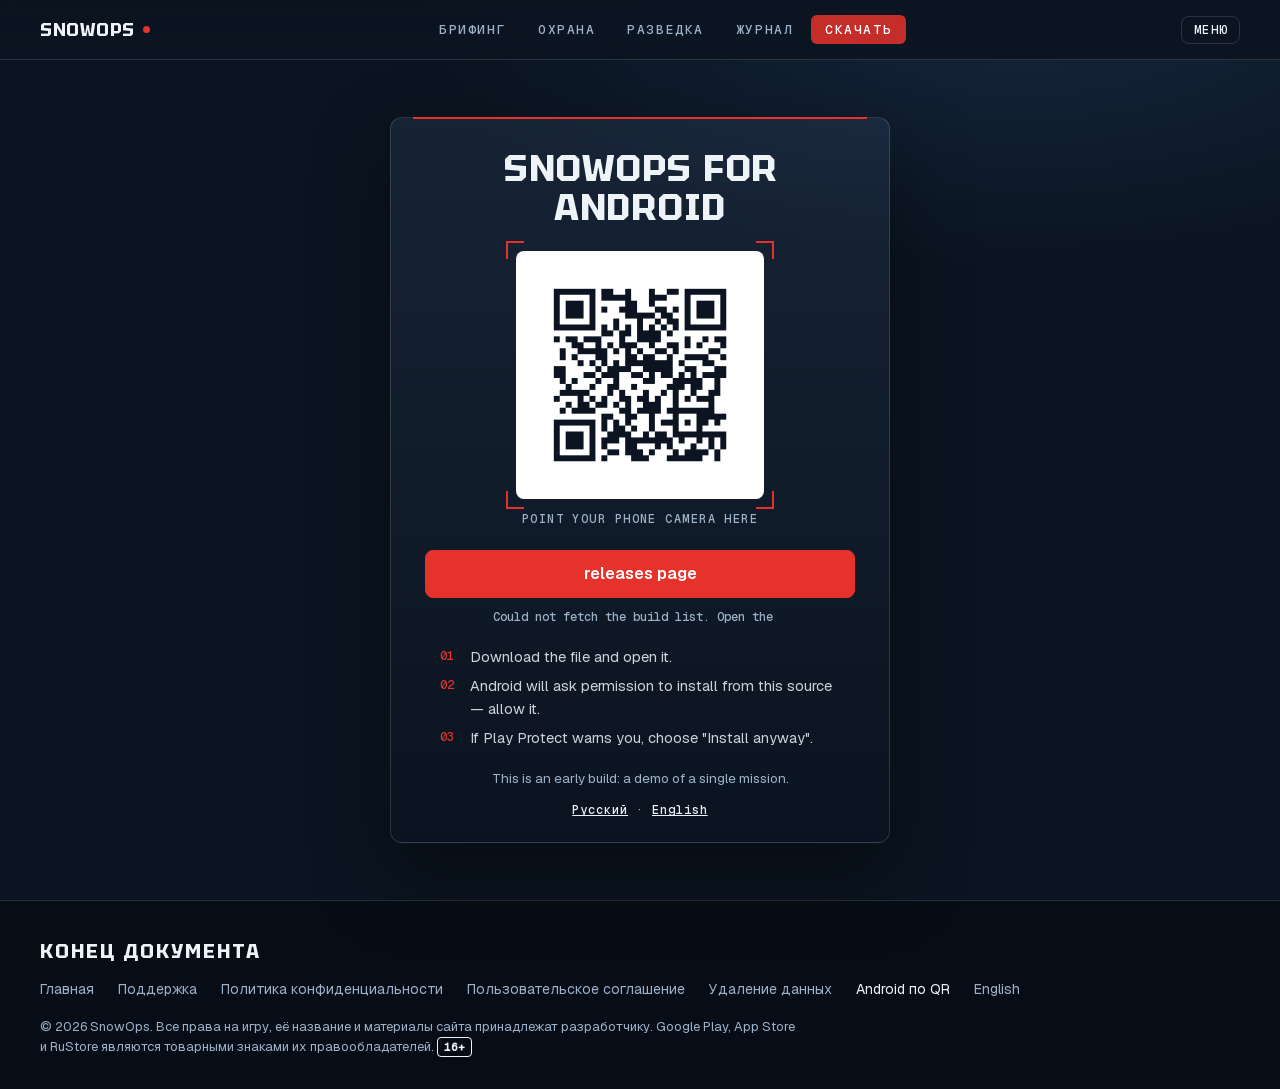
<file: android.html>
<!doctype html>
<html lang="ru">
<head>
  <meta charset="utf-8">
  <meta name="viewport" content="width=device-width, initial-scale=1">
  <title>SnowOps для Android — скачать</title>
  <meta name="description" content="Скачать SnowOps для Android: QR-код и прямая ссылка на последнюю сборку. Download SnowOps for Android: QR code and a direct link to the latest build.">
  <meta name="theme-color" content="#0b1420">
  <link rel="canonical" href="https://romaxa55.github.io/snowops-site/android.html">
  <meta property="og:type" content="website">
  <meta property="og:site_name" content="SnowOps">
  <meta property="og:title" content="SnowOps для Android">
  <meta property="og:description" content="Наведите камеру телефона и скачайте последнюю сборку.">
  <meta property="og:url" content="https://romaxa55.github.io/snowops-site/android.html">
  <meta property="og:image" content="https://romaxa55.github.io/snowops-site/assets/img/og.jpg">
  <link rel="icon" type="image/png" sizes="32x32" href="assets/img/favicon-32.png">
  <link rel="icon" type="image/png" sizes="16x16" href="assets/img/favicon-16.png">
  <link rel="apple-touch-icon" href="assets/img/apple-touch-icon.png">
  <link rel="stylesheet" href="assets/css/fonts.css">
  <link rel="stylesheet" href="assets/css/fonts-geist.css?v=16e">
  <link rel="stylesheet" href="assets/css/game.css?v=16f">
  <link rel="stylesheet" href="assets/css/doc.css?v=16e">
</head>
<body class="doc">

<header class="top">
  <a class="top__logo" href="index.html" aria-label="Главное меню">SNOWOPS<i></i></a>
  <nav class="tabs" aria-label="Разделы">
    <a class="tab" href="index.html#briefing">Брифинг</a>
    <a class="tab" href="index.html#intel">Охрана</a>
    <a class="tab" href="index.html#recon">Разведка</a>
    <a class="tab" href="index.html#log">Журнал</a>
    <a class="tab tab--go" href="index.html#download">Скачать</a>
  </nav>
  <a class="top__back" href="index.html"><span>Меню</span></a>
</header>

<main>
  <section class="get">
    <div class="wrap">
      <div class="get__card">
        <h1 data-t="title">SnowOps для Android</h1>

        <div class="get__qr">
          <canvas id="qr" width="240" height="240" role="img"
                  aria-label="QR-код со ссылкой на эту страницу"></canvas>
        </div>
        <p class="get__scan" data-t="scan">Наведите камеру телефона</p>

        <a class="btn btn--primary get__btn is-waiting" id="get"
           href="https://github.com/Romaxa55/snowops-site/releases/latest"
           rel="noopener">Ищем последнюю сборку…</a>

        <p class="get__meta">
          <span id="version"></span>
          <span id="size"></span>
        </p>

        <ol class="get__steps" id="steps"></ol>

        <p class="get__note" data-t="note">Сборка ранняя: это демонстрация одной миссии.</p>

        <p class="get__lang">
          <a href="?lang=ru">Русский</a> · <a href="?lang=en">English</a>
        </p>
      </div>
    </div>
  </section>
</main>

<footer class="end">
  <div class="wrap">
    <p class="end__title">Конец документа</p>
    <ul class="end__links">
      <li><a href="index.html">Главная</a></li>
      <li><a href="support.html">Поддержка</a></li>
      <li><a href="privacy.html">Политика конфиденциальности</a></li>
      <li><a href="terms.html">Пользовательское соглашение</a></li>
      <li><a href="data-deletion.html">Удаление данных</a></li>
      <li><a href="android.html" aria-current="page">Android по QR</a></li>
      <li><a href="android.html?lang=en" hreflang="en" lang="en">English</a></li>
    </ul>
    <p class="end__legal">© 2026 SnowOps. Все права на игру, её название и материалы сайта принадлежат разработчику. Google Play, App Store и RuStore являются товарными знаками их правообладателей. <span class="age">16+</span></p>
  </div>
</footer>

<script src="assets/js/qrcode.js"></script>
<script src="assets/js/android.js" defer></script>
</body>
</html>
</file>
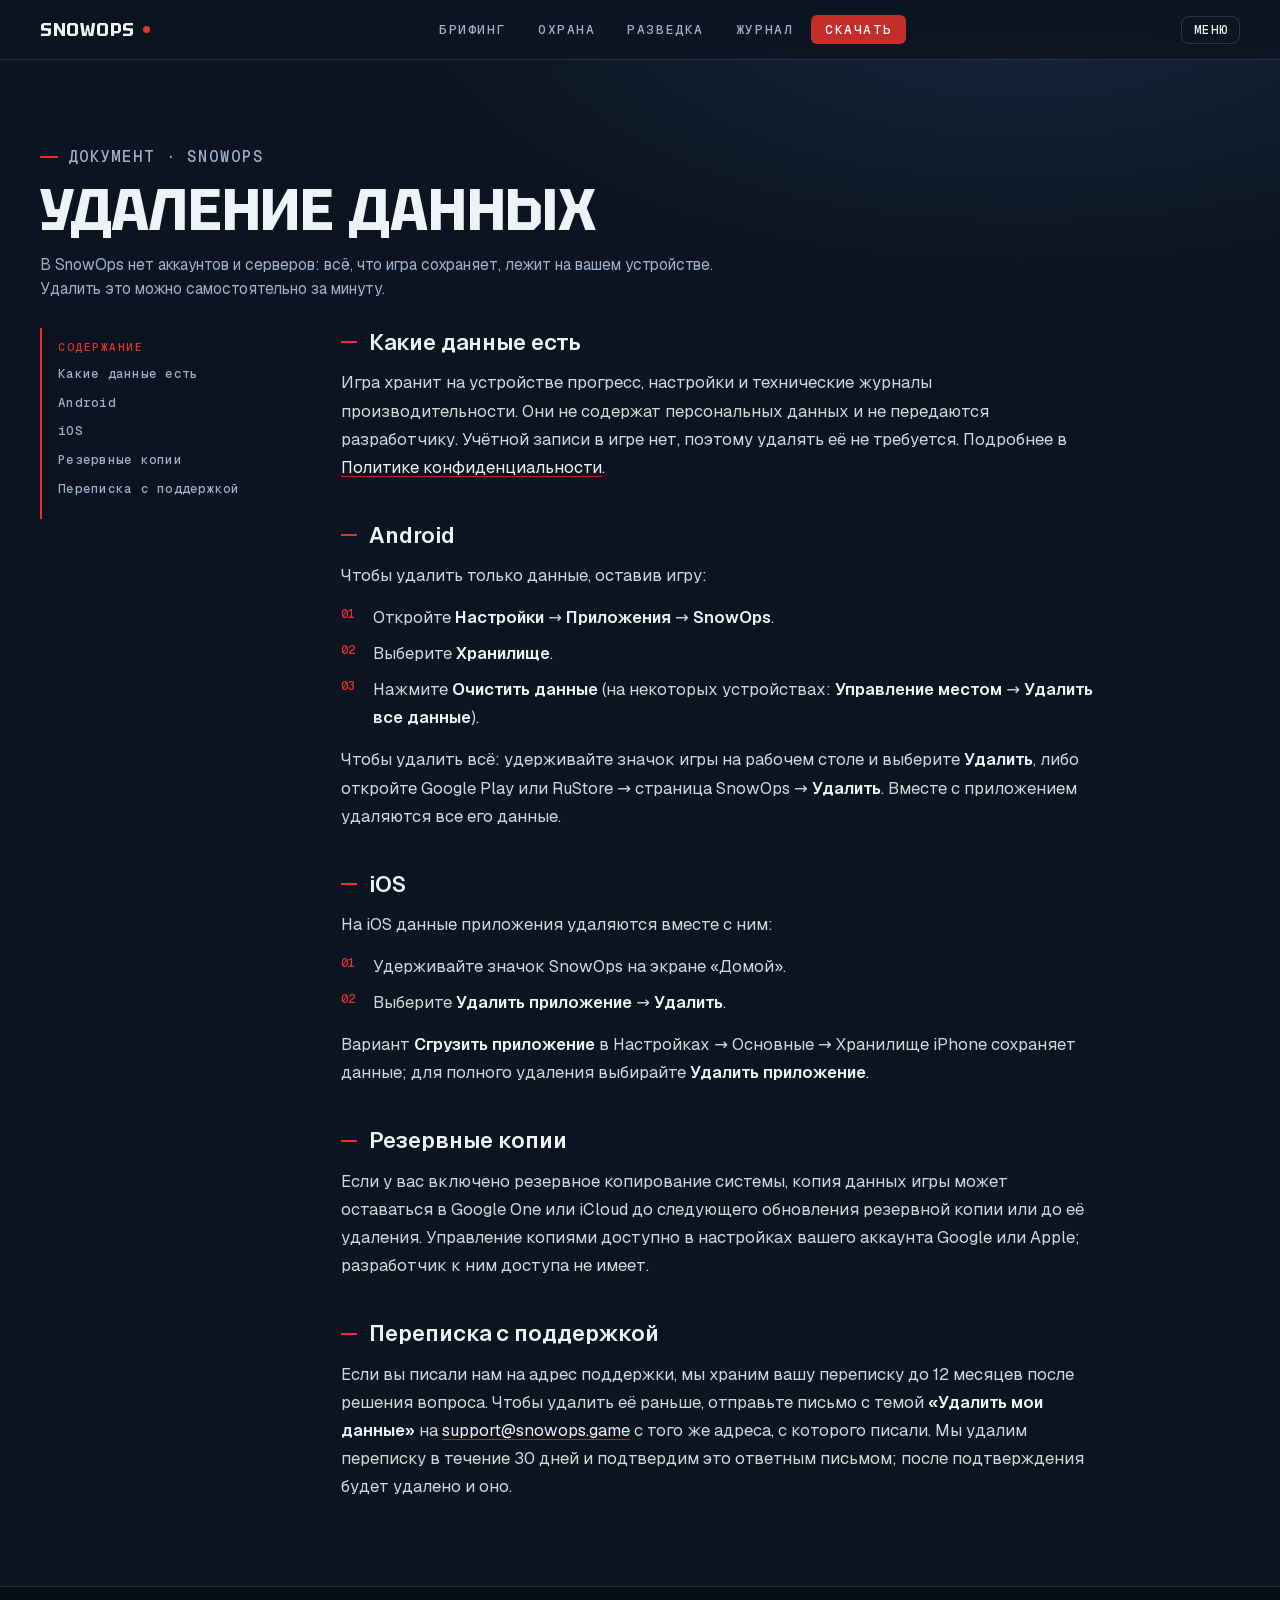
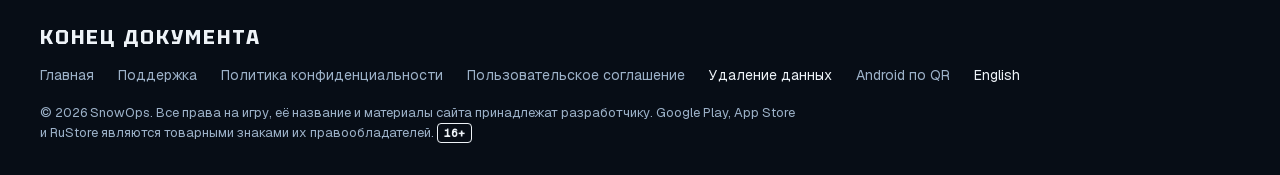
<file: data-deletion.html>
<!doctype html>
<html lang="ru">
<head>
  <meta charset="utf-8">
  <meta name="viewport" content="width=device-width, initial-scale=1">
  <title>Удаление данных — SnowOps</title>
  <meta name="description" content="Как удалить данные игры SnowOps с устройства и запросить удаление переписки с поддержкой.">
  <meta name="theme-color" content="#0b1420">
  <link rel="canonical" href="https://romaxa55.github.io/snowops-site/data-deletion.html">
  <meta property="og:type" content="website">
  <meta property="og:site_name" content="SnowOps">
  <meta property="og:title" content="Удаление данных — SnowOps">
  <meta property="og:description" content="Как удалить данные игры SnowOps с устройства и переписку с поддержкой.">
  <meta property="og:url" content="https://romaxa55.github.io/snowops-site/data-deletion.html">
  <meta property="og:image" content="https://romaxa55.github.io/snowops-site/assets/img/og.jpg">
  <meta property="og:locale" content="ru_RU">
  <link rel="icon" type="image/png" sizes="32x32" href="assets/img/favicon-32.png">
  <link rel="icon" type="image/png" sizes="16x16" href="assets/img/favicon-16.png">
  <link rel="apple-touch-icon" href="assets/img/apple-touch-icon.png">
  <link rel="stylesheet" href="assets/css/fonts.css">
  <link rel="stylesheet" href="assets/css/fonts-geist.css?v=16e">
  <link rel="stylesheet" href="assets/css/game.css?v=16f">
  <link rel="stylesheet" href="assets/css/doc.css?v=16e">
</head>
<body class="doc">

<header class="top">
  <a class="top__logo" href="index.html" aria-label="Главное меню">SNOWOPS<i></i></a>
  <nav class="tabs" aria-label="Разделы">
    <a class="tab" href="index.html#briefing">Брифинг</a>
    <a class="tab" href="index.html#intel">Охрана</a>
    <a class="tab" href="index.html#recon">Разведка</a>
    <a class="tab" href="index.html#log">Журнал</a>
    <a class="tab tab--go" href="index.html#download">Скачать</a>
  </nav>
  <a class="top__back" href="index.html"><span>Меню</span></a>
</header>

<main>
  <header class="legal-hero">
    <div class="wrap">
      <p class="label">Документ · SnowOps</p>
      <h1>Удаление данных</h1>
      <p>В SnowOps нет аккаунтов и серверов: всё, что игра сохраняет, лежит на вашем устройстве. Удалить это можно самостоятельно за минуту.</p>
    </div>
  </header>

  <section class="legal">
    <div class="wrap">
      <nav aria-label="Содержание">
        <ul class="legal__toc">
          <li><a href="#what">Какие данные есть</a></li>
          <li><a href="#android">Android</a></li>
          <li><a href="#ios">iOS</a></li>
          <li><a href="#backup">Резервные копии</a></li>
          <li><a href="#support">Переписка с поддержкой</a></li>
        </ul>
      </nav>

      <article class="legal__body">
        <h2 id="what">Какие данные есть</h2>
        <p>Игра хранит на устройстве прогресс, настройки и технические журналы производительности. Они не содержат персональных данных и не передаются разработчику. Учётной записи в игре нет, поэтому удалять её не требуется. Подробнее в <a href="privacy.html">Политике конфиденциальности</a>.</p>

        <h2 id="android">Android</h2>
        <p>Чтобы удалить только данные, оставив игру:</p>
        <ol>
          <li>Откройте <strong>Настройки</strong> → <strong>Приложения</strong> → <strong>SnowOps</strong>.</li>
          <li>Выберите <strong>Хранилище</strong>.</li>
          <li>Нажмите <strong>Очистить данные</strong> (на некоторых устройствах: <strong>Управление местом</strong> → <strong>Удалить все данные</strong>).</li>
        </ol>
        <p>Чтобы удалить всё: удерживайте значок игры на рабочем столе и выберите <strong>Удалить</strong>, либо откройте Google Play или RuStore → страница SnowOps → <strong>Удалить</strong>. Вместе с приложением удаляются все его данные.</p>

        <h2 id="ios">iOS</h2>
        <p>На iOS данные приложения удаляются вместе с ним:</p>
        <ol>
          <li>Удерживайте значок SnowOps на экране «Домой».</li>
          <li>Выберите <strong>Удалить приложение</strong> → <strong>Удалить</strong>.</li>
        </ol>
        <p>Вариант <strong>Сгрузить приложение</strong> в Настройках → Основные → Хранилище iPhone сохраняет данные; для полного удаления выбирайте <strong>Удалить приложение</strong>.</p>

        <h2 id="backup">Резервные копии</h2>
        <p>Если у вас включено резервное копирование системы, копия данных игры может оставаться в Google One или iCloud до следующего обновления резервной копии или до её удаления. Управление копиями доступно в настройках вашего аккаунта Google или Apple; разработчик к ним доступа не имеет.</p>

        <h2 id="support">Переписка с поддержкой</h2>
        <p>Если вы писали нам на адрес поддержки, мы храним вашу переписку до 12 месяцев после решения вопроса. Чтобы удалить её раньше, отправьте письмо с темой <strong>«Удалить мои данные»</strong> на <a href="mailto:support@snowops.game?subject=%D0%A3%D0%B4%D0%B0%D0%BB%D0%B8%D1%82%D1%8C%20%D0%BC%D0%BE%D0%B8%20%D0%B4%D0%B0%D0%BD%D0%BD%D1%8B%D0%B5">support@snowops.game</a> с того же адреса, с которого писали. Мы удалим переписку в течение 30 дней и подтвердим это ответным письмом; после подтверждения будет удалено и оно.</p>
      </article>
    </div>
  </section>
</main>

<footer class="end">
  <div class="wrap">
    <p class="end__title">Конец документа</p>
    <ul class="end__links">
      <li><a href="index.html">Главная</a></li>
      <li><a href="support.html">Поддержка</a></li>
      <li><a href="privacy.html">Политика конфиденциальности</a></li>
      <li><a href="terms.html">Пользовательское соглашение</a></li>
      <li><a href="data-deletion.html" aria-current="page">Удаление данных</a></li>
      <li><a href="android.html">Android по QR</a></li>
      <li><a href="en/data-deletion.html" aria-current="page" hreflang="en" lang="en">English</a></li>
    </ul>
    <p class="end__legal">© 2026 SnowOps. Все права на игру, её название и материалы сайта принадлежат разработчику. Google Play, App Store и RuStore являются товарными знаками их правообладателей. <span class="age">16+</span></p>
  </div>
</footer>
</body>
</html>
</file>
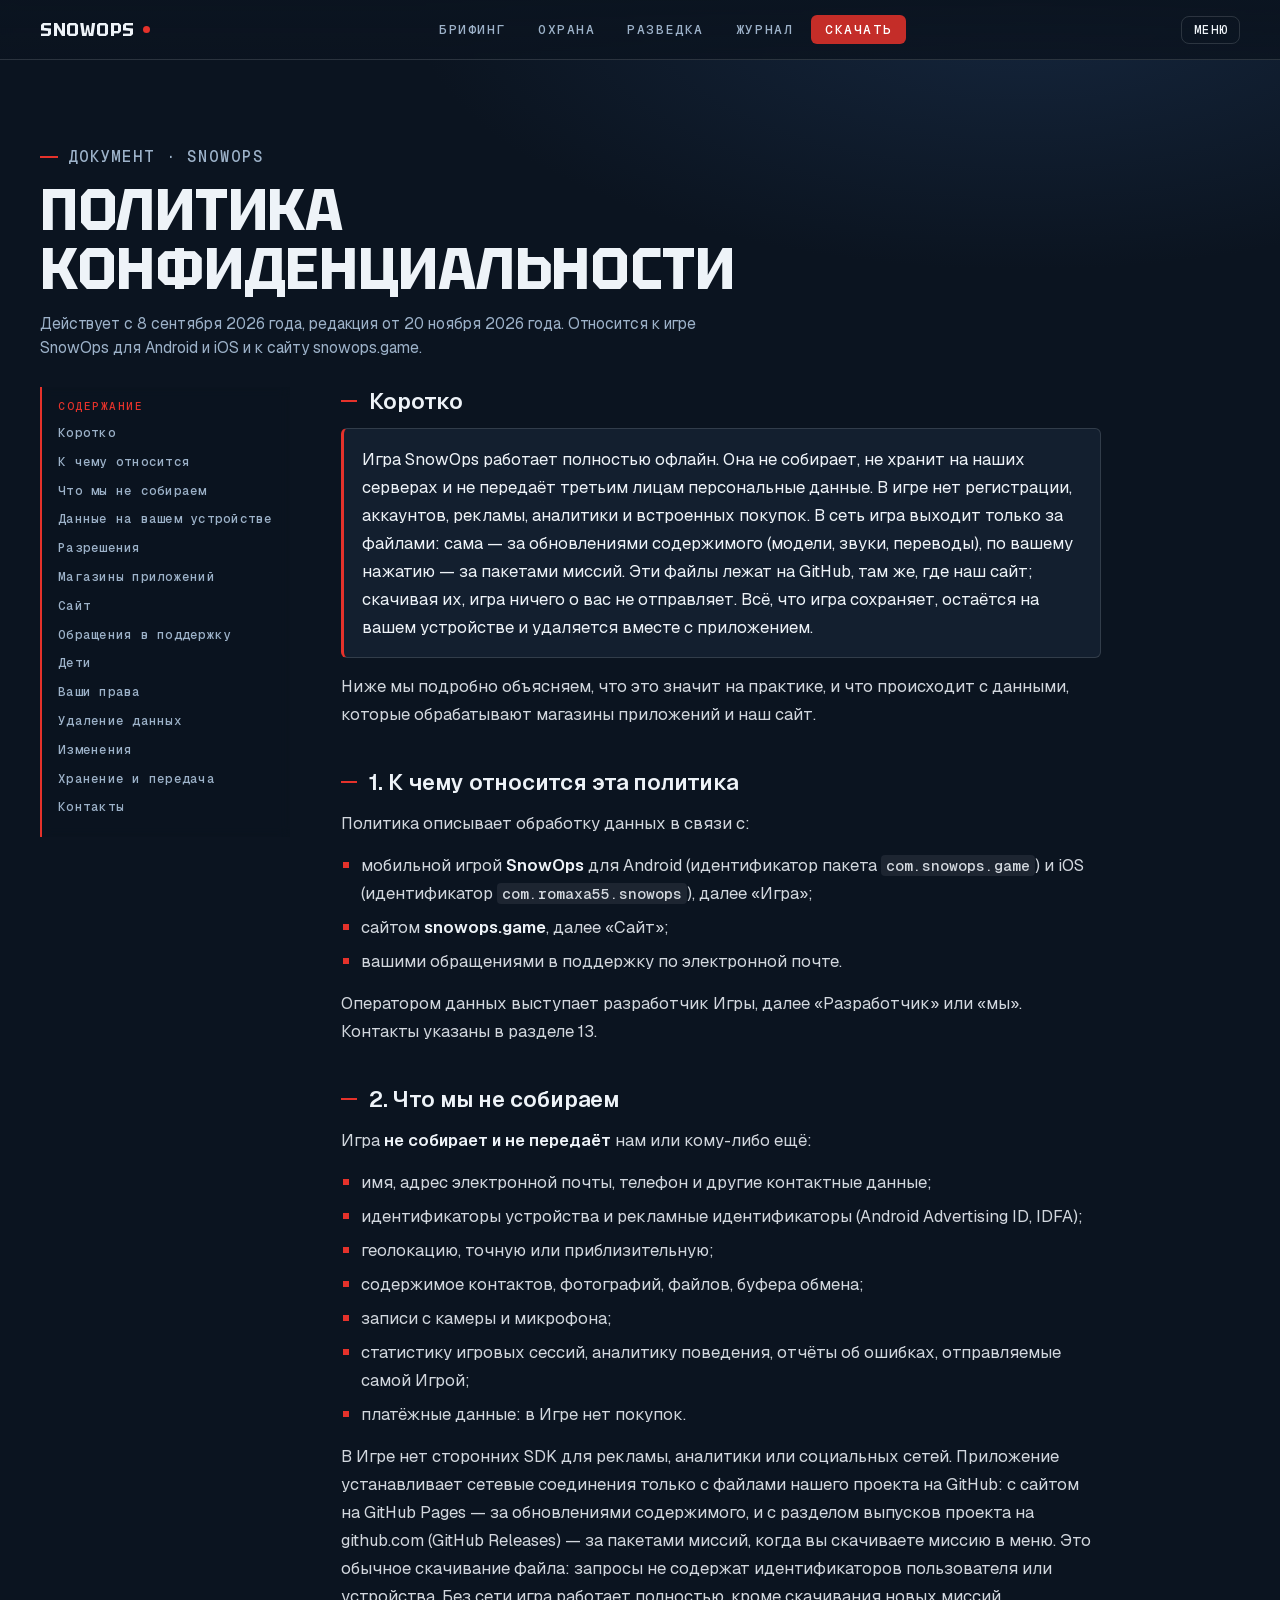
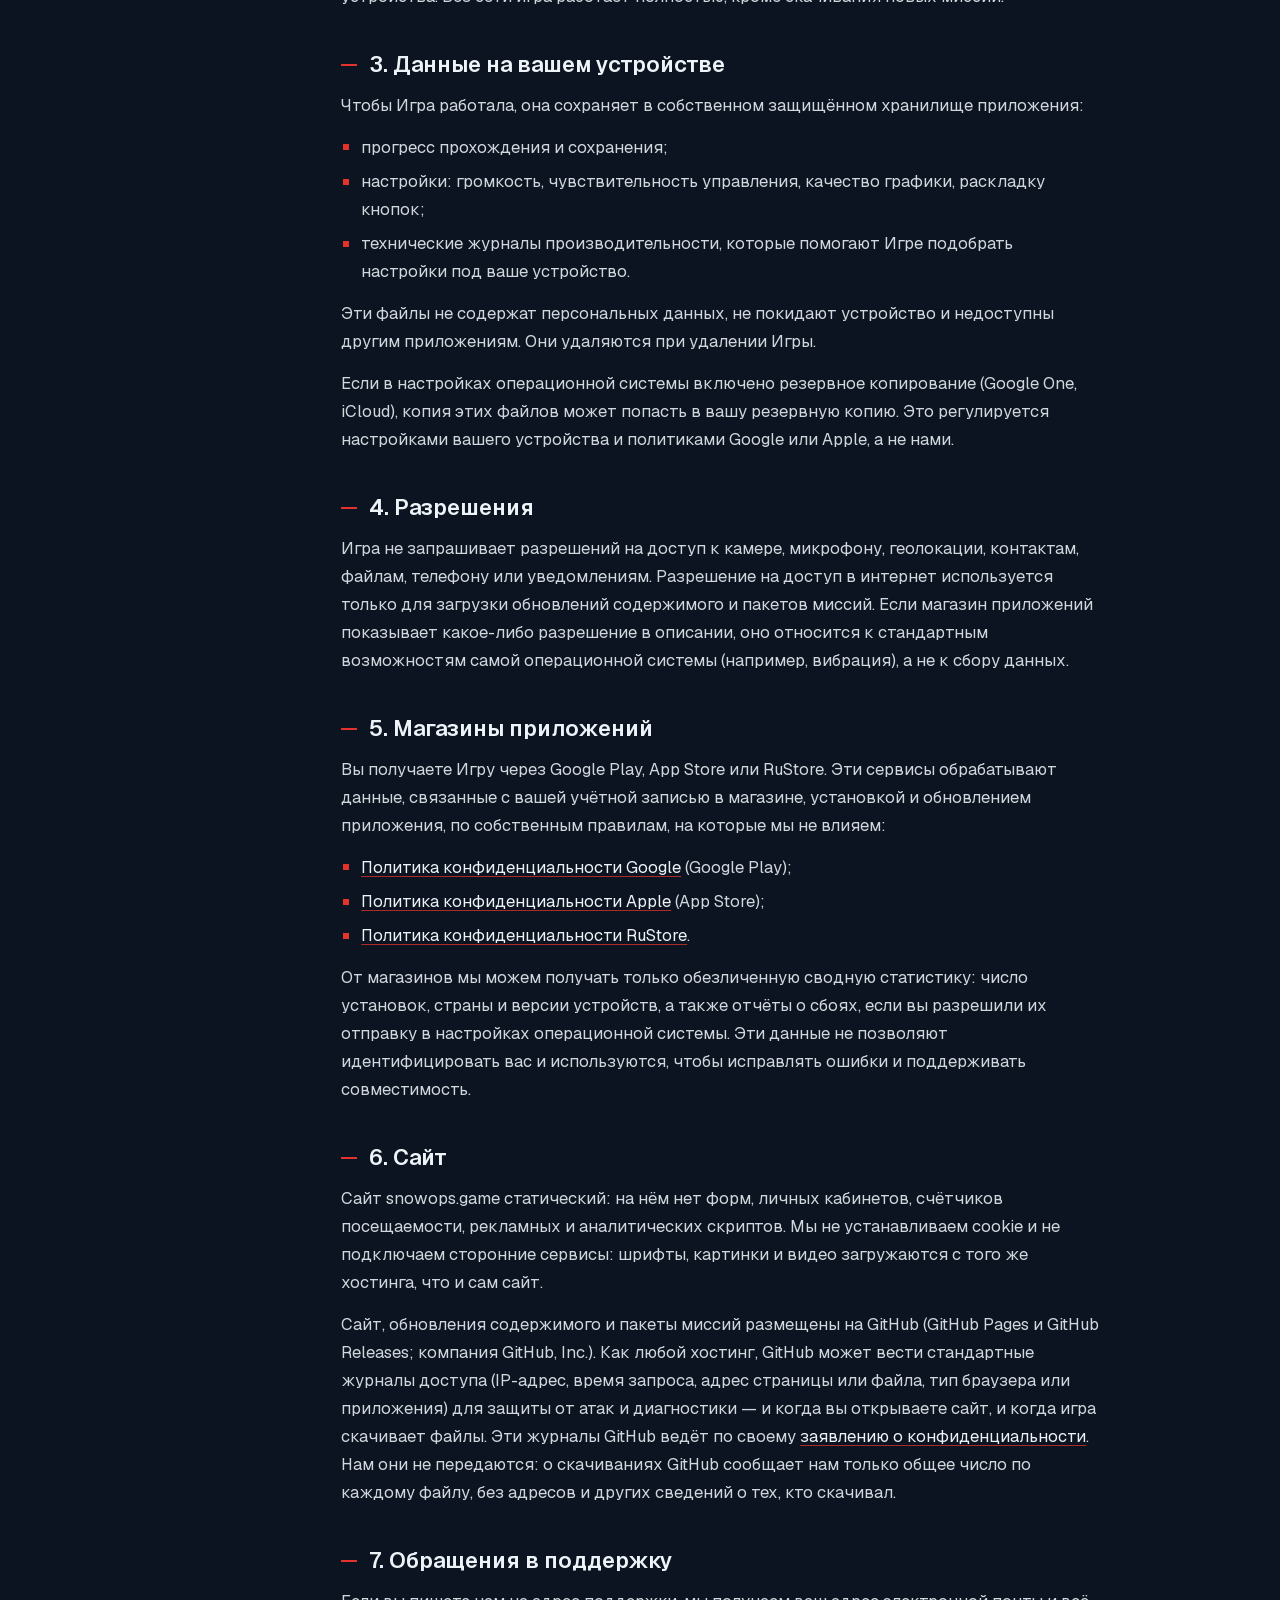
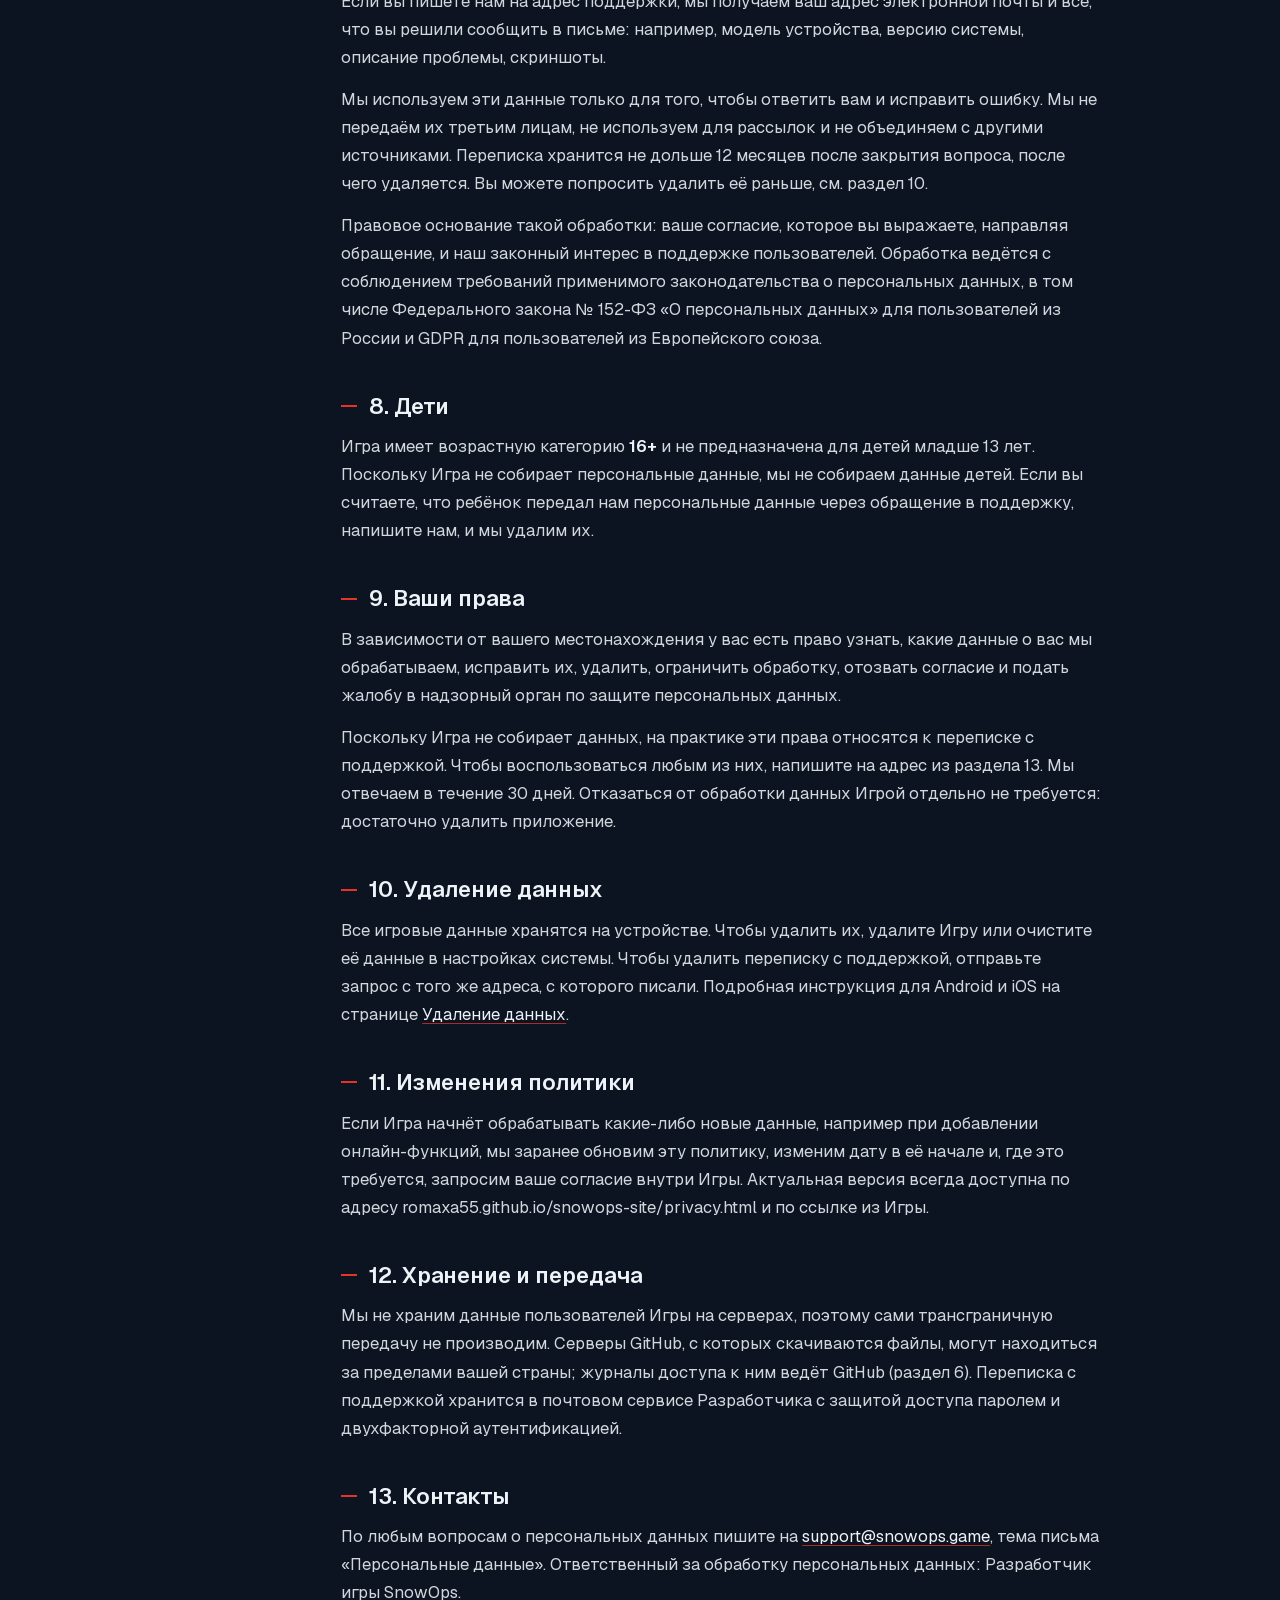
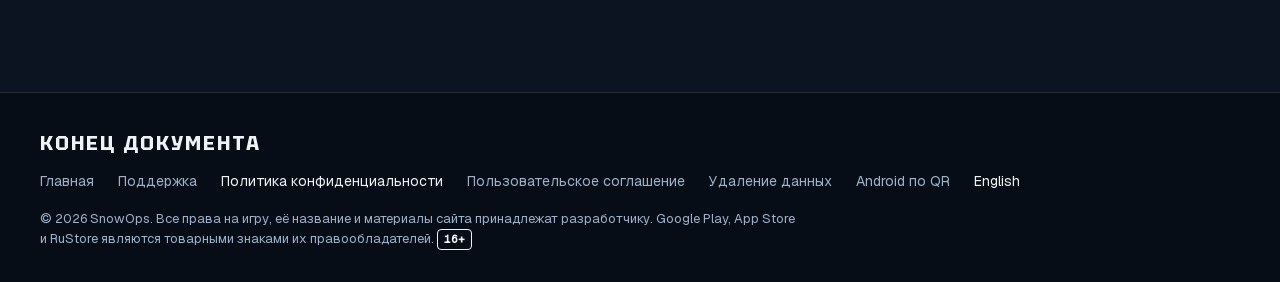
<file: privacy.html>
<!doctype html>
<html lang="ru">
<head>
  <meta charset="utf-8">
  <meta name="viewport" content="width=device-width, initial-scale=1">
  <title>Политика конфиденциальности — SnowOps</title>
  <meta name="description" content="Политика конфиденциальности игры SnowOps: какие данные приложение обрабатывает, какие не собирает, как связаться с разработчиком и удалить данные.">
  <meta name="theme-color" content="#0b1420">
  <link rel="canonical" href="https://romaxa55.github.io/snowops-site/privacy.html">
  <meta property="og:type" content="website">
  <meta property="og:site_name" content="SnowOps">
  <meta property="og:title" content="Политика конфиденциальности — SnowOps">
  <meta property="og:description" content="Какие данные игра SnowOps обрабатывает, какие не собирает, как связаться с разработчиком и удалить данные.">
  <meta property="og:url" content="https://romaxa55.github.io/snowops-site/privacy.html">
  <meta property="og:image" content="https://romaxa55.github.io/snowops-site/assets/img/og.jpg">
  <meta property="og:locale" content="ru_RU">
  <link rel="icon" type="image/png" sizes="32x32" href="assets/img/favicon-32.png">
  <link rel="icon" type="image/png" sizes="16x16" href="assets/img/favicon-16.png">
  <link rel="apple-touch-icon" href="assets/img/apple-touch-icon.png">
  <link rel="stylesheet" href="assets/css/fonts.css">
  <link rel="stylesheet" href="assets/css/fonts-geist.css?v=16e">
  <link rel="stylesheet" href="assets/css/game.css?v=16f">
  <link rel="stylesheet" href="assets/css/doc.css?v=16e">
</head>
<body class="doc">

<header class="top">
  <a class="top__logo" href="index.html" aria-label="Главное меню">SNOWOPS<i></i></a>
  <nav class="tabs" aria-label="Разделы">
    <a class="tab" href="index.html#briefing">Брифинг</a>
    <a class="tab" href="index.html#intel">Охрана</a>
    <a class="tab" href="index.html#recon">Разведка</a>
    <a class="tab" href="index.html#log">Журнал</a>
    <a class="tab tab--go" href="index.html#download">Скачать</a>
  </nav>
  <a class="top__back" href="index.html"><span>Меню</span></a>
</header>

<main>
  <header class="legal-hero">
    <div class="wrap">
      <p class="label">Документ · SnowOps</p>
      <h1>Политика конфиденциальности</h1>
      <p>Действует с 8 сентября 2026 года, редакция от 20 ноября 2026 года. Относится к игре SnowOps для Android и iOS и к сайту snowops.game.</p>
    </div>
  </header>

  <section class="legal">
    <div class="wrap">
      <nav aria-label="Содержание">
        <ul class="legal__toc">
          <li><a href="#summary">Коротко</a></li>
          <li><a href="#scope">К чему относится</a></li>
          <li><a href="#no-collection">Что мы не собираем</a></li>
          <li><a href="#local">Данные на вашем устройстве</a></li>
          <li><a href="#permissions">Разрешения</a></li>
          <li><a href="#stores">Магазины приложений</a></li>
          <li><a href="#site">Сайт</a></li>
          <li><a href="#support">Обращения в поддержку</a></li>
          <li><a href="#children">Дети</a></li>
          <li><a href="#rights">Ваши права</a></li>
          <li><a href="#deletion">Удаление данных</a></li>
          <li><a href="#changes">Изменения</a></li>
          <li><a href="#transfer">Хранение и передача</a></li>
          <li><a href="#contact">Контакты</a></li>
        </ul>
      </nav>

      <article class="legal__body">
        <h2 id="summary">Коротко</h2>
        <p class="callout">Игра SnowOps работает полностью офлайн. Она не собирает, не хранит на наших серверах и не передаёт третьим лицам персональные данные. В игре нет регистрации, аккаунтов, рекламы, аналитики и встроенных покупок. В сеть игра выходит только за файлами: сама — за обновлениями содержимого (модели, звуки, переводы), по вашему нажатию — за пакетами миссий. Эти файлы лежат на GitHub, там же, где наш сайт; скачивая их, игра ничего о вас не отправляет. Всё, что игра сохраняет, остаётся на вашем устройстве и удаляется вместе с приложением.</p>
        <p>Ниже мы подробно объясняем, что это значит на практике, и что происходит с данными, которые обрабатывают магазины приложений и наш сайт.</p>

        <h2 id="scope">1. К чему относится эта политика</h2>
        <p>Политика описывает обработку данных в связи с:</p>
        <ul>
          <li>мобильной игрой <strong>SnowOps</strong> для Android (идентификатор пакета <code>com.snowops.game</code>) и iOS (идентификатор <code>com.romaxa55.snowops</code>), далее «Игра»;</li>
          <li>сайтом <strong>snowops.game</strong>, далее «Сайт»;</li>
          <li>вашими обращениями в поддержку по электронной почте.</li>
        </ul>
        <p>Оператором данных выступает разработчик Игры, далее «Разработчик» или «мы». Контакты указаны в разделе 13.</p>

        <h2 id="no-collection">2. Что мы не собираем</h2>
        <p>Игра <strong>не собирает и не передаёт</strong> нам или кому-либо ещё:</p>
        <ul>
          <li>имя, адрес электронной почты, телефон и другие контактные данные;</li>
          <li>идентификаторы устройства и рекламные идентификаторы (Android Advertising ID, IDFA);</li>
          <li>геолокацию, точную или приблизительную;</li>
          <li>содержимое контактов, фотографий, файлов, буфера обмена;</li>
          <li>записи с камеры и микрофона;</li>
          <li>статистику игровых сессий, аналитику поведения, отчёты об ошибках, отправляемые самой Игрой;</li>
          <li>платёжные данные: в Игре нет покупок.</li>
        </ul>
        <p>В Игре нет сторонних SDK для рекламы, аналитики или социальных сетей. Приложение устанавливает сетевые соединения только с файлами нашего проекта на GitHub: с сайтом на GitHub Pages — за обновлениями содержимого, и с разделом выпусков проекта на github.com (GitHub Releases) — за пакетами миссий, когда вы скачиваете миссию в меню. Это обычное скачивание файла: запросы не содержат идентификаторов пользователя или устройства. Без сети игра работает полностью, кроме скачивания новых миссий.</p>

        <h2 id="local">3. Данные на вашем устройстве</h2>
        <p>Чтобы Игра работала, она сохраняет в собственном защищённом хранилище приложения:</p>
        <ul>
          <li>прогресс прохождения и сохранения;</li>
          <li>настройки: громкость, чувствительность управления, качество графики, раскладку кнопок;</li>
          <li>технические журналы производительности, которые помогают Игре подобрать настройки под ваше устройство.</li>
        </ul>
        <p>Эти файлы не содержат персональных данных, не покидают устройство и недоступны другим приложениям. Они удаляются при удалении Игры.</p>
        <p>Если в настройках операционной системы включено резервное копирование (Google One, iCloud), копия этих файлов может попасть в вашу резервную копию. Это регулируется настройками вашего устройства и политиками Google или Apple, а не нами.</p>

        <h2 id="permissions">4. Разрешения</h2>
        <p>Игра не запрашивает разрешений на доступ к камере, микрофону, геолокации, контактам, файлам, телефону или уведомлениям. Разрешение на доступ в интернет используется только для загрузки обновлений содержимого и пакетов миссий. Если магазин приложений показывает какое-либо разрешение в описании, оно относится к стандартным возможностям самой операционной системы (например, вибрация), а не к сбору данных.</p>

        <h2 id="stores">5. Магазины приложений</h2>
        <p>Вы получаете Игру через Google Play, App Store или RuStore. Эти сервисы обрабатывают данные, связанные с вашей учётной записью в магазине, установкой и обновлением приложения, по собственным правилам, на которые мы не влияем:</p>
        <ul>
          <li><a href="https://policies.google.com/privacy">Политика конфиденциальности Google</a> (Google Play);</li>
          <li><a href="https://www.apple.com/legal/privacy/">Политика конфиденциальности Apple</a> (App Store);</li>
          <li><a href="https://www.rustore.ru/help/legal/privacy-policy-users">Политика конфиденциальности RuStore</a>.</li>
        </ul>
        <p>От магазинов мы можем получать только обезличенную сводную статистику: число установок, страны и версии устройств, а также отчёты о сбоях, если вы разрешили их отправку в настройках операционной системы. Эти данные не позволяют идентифицировать вас и используются, чтобы исправлять ошибки и поддерживать совместимость.</p>

        <h2 id="site">6. Сайт</h2>
        <p>Сайт snowops.game статический: на нём нет форм, личных кабинетов, счётчиков посещаемости, рекламных и аналитических скриптов. Мы не устанавливаем cookie и не подключаем сторонние сервисы: шрифты, картинки и видео загружаются с того же хостинга, что и сам сайт.</p>
        <p>Сайт, обновления содержимого и пакеты миссий размещены на GitHub (GitHub Pages и GitHub Releases; компания GitHub, Inc.). Как любой хостинг, GitHub может вести стандартные журналы доступа (IP-адрес, время запроса, адрес страницы или файла, тип браузера или приложения) для защиты от атак и диагностики — и когда вы открываете сайт, и когда игра скачивает файлы. Эти журналы GitHub ведёт по своему <a href="https://docs.github.com/ru/site-policy/privacy-policies/github-general-privacy-statement">заявлению о конфиденциальности</a>. Нам они не передаются: о скачиваниях GitHub сообщает нам только общее число по каждому файлу, без адресов и других сведений о тех, кто скачивал.</p>

        <h2 id="support">7. Обращения в поддержку</h2>
        <p>Если вы пишете нам на адрес поддержки, мы получаем ваш адрес электронной почты и всё, что вы решили сообщить в письме: например, модель устройства, версию системы, описание проблемы, скриншоты.</p>
        <p>Мы используем эти данные только для того, чтобы ответить вам и исправить ошибку. Мы не передаём их третьим лицам, не используем для рассылок и не объединяем с другими источниками. Переписка хранится не дольше 12 месяцев после закрытия вопроса, после чего удаляется. Вы можете попросить удалить её раньше, см. раздел 10.</p>
        <p>Правовое основание такой обработки: ваше согласие, которое вы выражаете, направляя обращение, и наш законный интерес в поддержке пользователей. Обработка ведётся с соблюдением требований применимого законодательства о персональных данных, в том числе Федерального закона № 152-ФЗ «О персональных данных» для пользователей из России и GDPR для пользователей из Европейского союза.</p>

        <h2 id="children">8. Дети</h2>
        <p>Игра имеет возрастную категорию <strong>16+</strong> и не предназначена для детей младше 13 лет. Поскольку Игра не собирает персональные данные, мы не собираем данные детей. Если вы считаете, что ребёнок передал нам персональные данные через обращение в поддержку, напишите нам, и мы удалим их.</p>

        <h2 id="rights">9. Ваши права</h2>
        <p>В зависимости от вашего местонахождения у вас есть право узнать, какие данные о вас мы обрабатываем, исправить их, удалить, ограничить обработку, отозвать согласие и подать жалобу в надзорный орган по защите персональных данных.</p>
        <p>Поскольку Игра не собирает данных, на практике эти права относятся к переписке с поддержкой. Чтобы воспользоваться любым из них, напишите на адрес из раздела 13. Мы отвечаем в течение 30 дней. Отказаться от обработки данных Игрой отдельно не требуется: достаточно удалить приложение.</p>

        <h2 id="deletion">10. Удаление данных</h2>
        <p>Все игровые данные хранятся на устройстве. Чтобы удалить их, удалите Игру или очистите её данные в настройках системы. Чтобы удалить переписку с поддержкой, отправьте запрос с того же адреса, с которого писали. Подробная инструкция для Android и iOS на странице <a href="data-deletion.html">Удаление данных</a>.</p>

        <h2 id="changes">11. Изменения политики</h2>
        <p>Если Игра начнёт обрабатывать какие-либо новые данные, например при добавлении онлайн-функций, мы заранее обновим эту политику, изменим дату в её начале и, где это требуется, запросим ваше согласие внутри Игры. Актуальная версия всегда доступна по адресу romaxa55.github.io/snowops-site/privacy.html и по ссылке из Игры.</p>

        <h2 id="transfer">12. Хранение и передача</h2>
        <p>Мы не храним данные пользователей Игры на серверах, поэтому сами трансграничную передачу не производим. Серверы GitHub, с которых скачиваются файлы, могут находиться за пределами вашей страны; журналы доступа к ним ведёт GitHub (раздел 6). Переписка с поддержкой хранится в почтовом сервисе Разработчика с защитой доступа паролем и двухфакторной аутентификацией.</p>

        <h2 id="contact">13. Контакты</h2>
        <p>По любым вопросам о персональных данных пишите на <a href="mailto:support@snowops.game">support@snowops.game</a>, тема письма «Персональные данные». Ответственный за обработку персональных данных: Разработчик игры SnowOps.</p>
      </article>
    </div>
  </section>
</main>

<footer class="end">
  <div class="wrap">
    <p class="end__title">Конец документа</p>
    <ul class="end__links">
      <li><a href="index.html">Главная</a></li>
      <li><a href="support.html">Поддержка</a></li>
      <li><a href="privacy.html" aria-current="page">Политика конфиденциальности</a></li>
      <li><a href="terms.html">Пользовательское соглашение</a></li>
      <li><a href="data-deletion.html">Удаление данных</a></li>
      <li><a href="android.html">Android по QR</a></li>
      <li><a href="en/privacy.html" aria-current="page" hreflang="en" lang="en">English</a></li>
    </ul>
    <p class="end__legal">© 2026 SnowOps. Все права на игру, её название и материалы сайта принадлежат разработчику. Google Play, App Store и RuStore являются товарными знаками их правообладателей. <span class="age">16+</span></p>
  </div>
</footer>
</body>
</html>
</file>
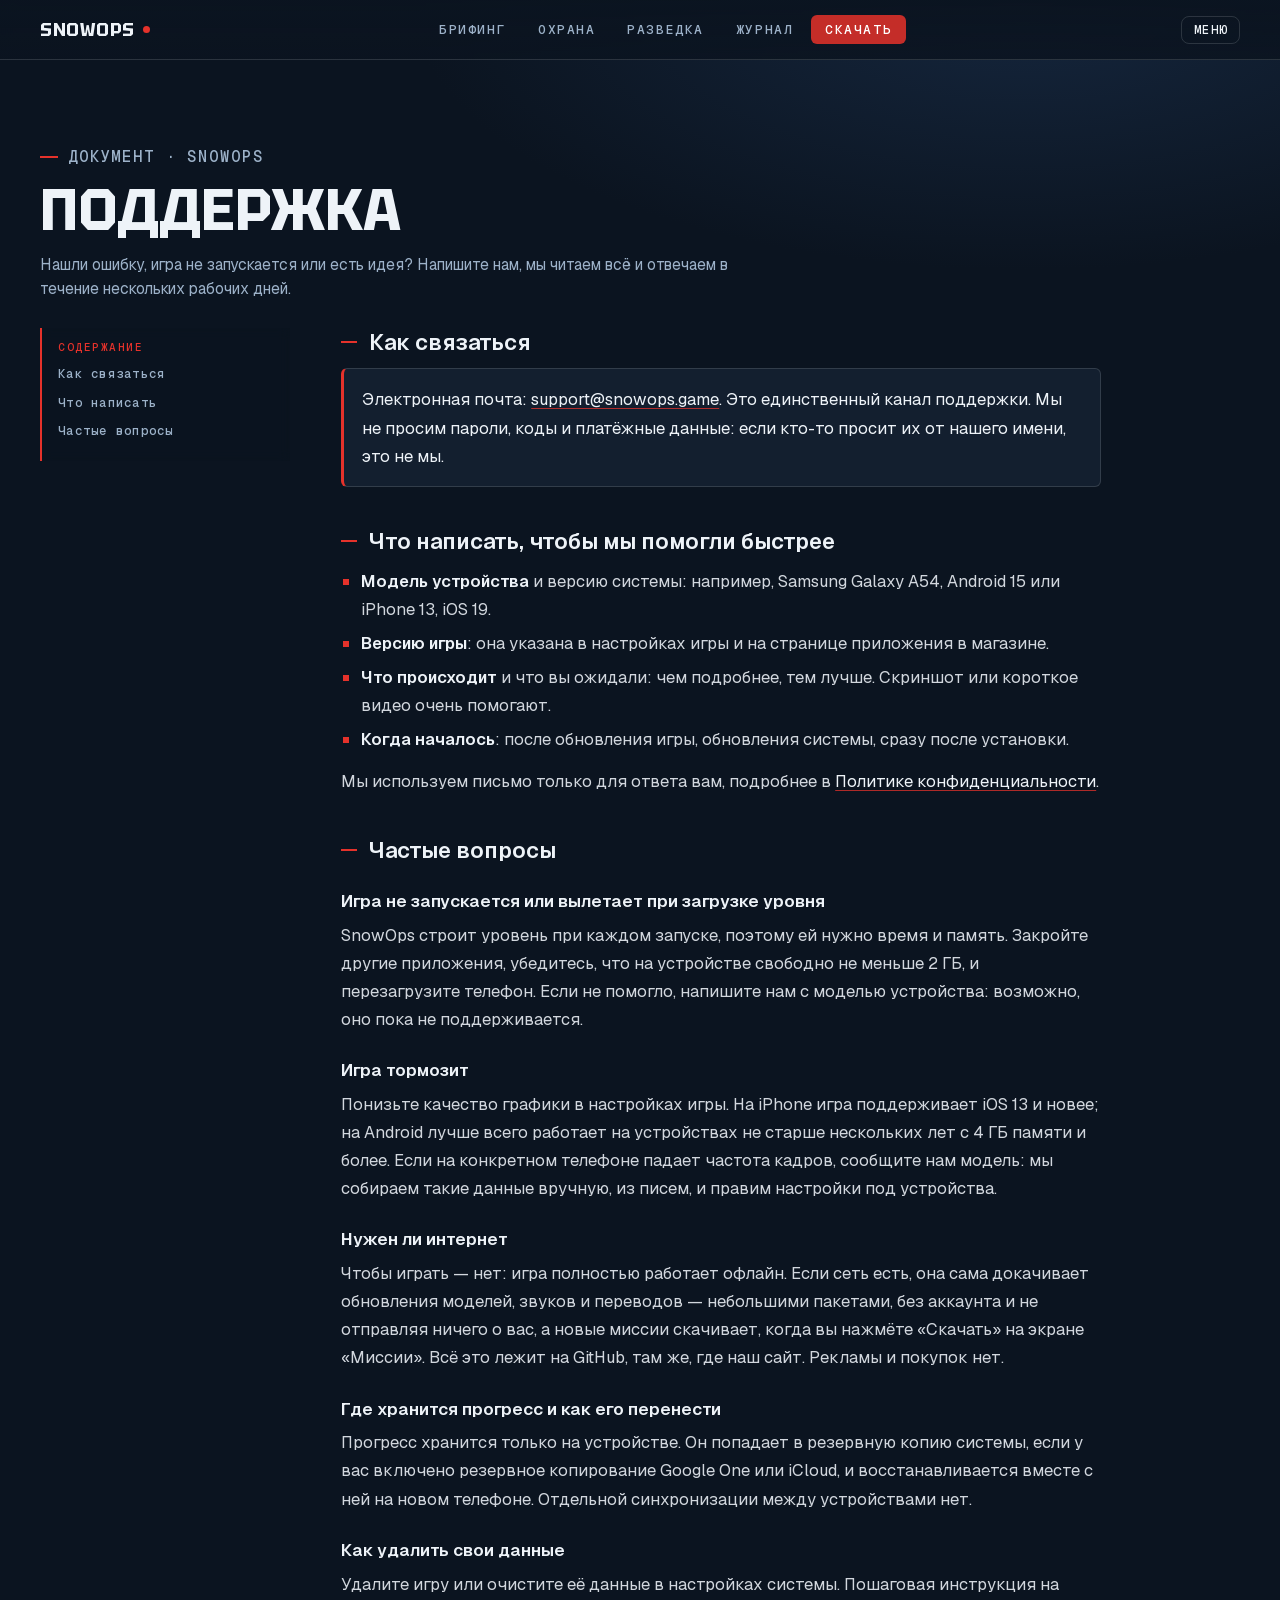
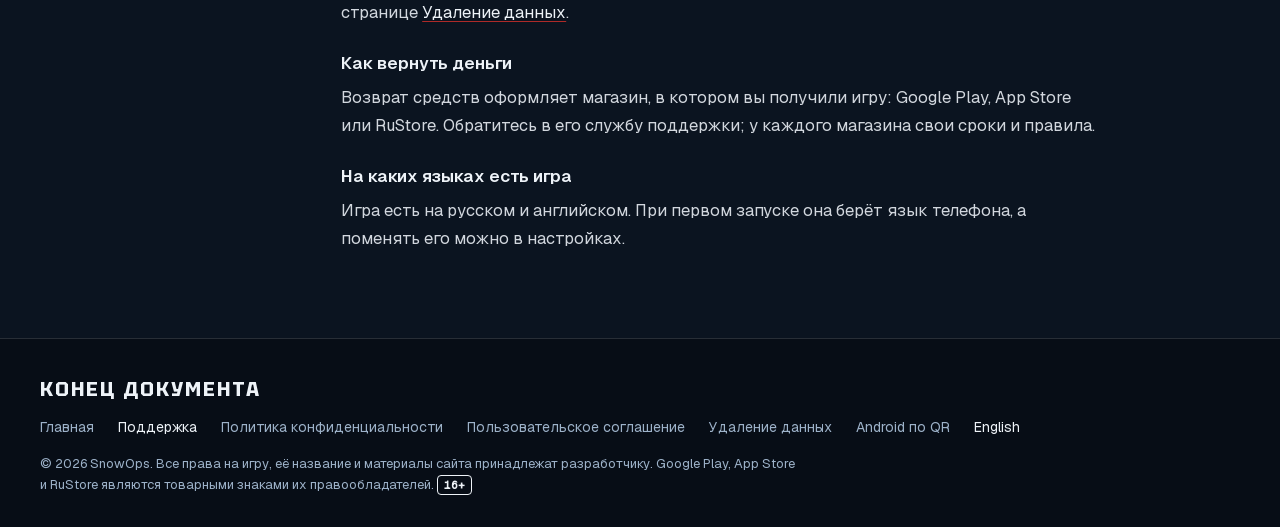
<file: support.html>
<!doctype html>
<html lang="ru">
<head>
  <meta charset="utf-8">
  <meta name="viewport" content="width=device-width, initial-scale=1">
  <title>Поддержка — SnowOps</title>
  <meta name="description" content="Поддержка игры SnowOps: как связаться с разработчиком, что написать в письме, ответы на частые вопросы.">
  <meta name="theme-color" content="#0b1420">
  <link rel="canonical" href="https://romaxa55.github.io/snowops-site/support.html">
  <meta property="og:type" content="website">
  <meta property="og:site_name" content="SnowOps">
  <meta property="og:title" content="Поддержка — SnowOps">
  <meta property="og:description" content="Как связаться с разработчиком SnowOps и ответы на частые вопросы.">
  <meta property="og:url" content="https://romaxa55.github.io/snowops-site/support.html">
  <meta property="og:image" content="https://romaxa55.github.io/snowops-site/assets/img/og.jpg">
  <meta property="og:locale" content="ru_RU">
  <link rel="icon" type="image/png" sizes="32x32" href="assets/img/favicon-32.png">
  <link rel="icon" type="image/png" sizes="16x16" href="assets/img/favicon-16.png">
  <link rel="apple-touch-icon" href="assets/img/apple-touch-icon.png">
  <link rel="stylesheet" href="assets/css/fonts.css">
  <link rel="stylesheet" href="assets/css/fonts-geist.css?v=16e">
  <link rel="stylesheet" href="assets/css/game.css?v=16f">
  <link rel="stylesheet" href="assets/css/doc.css?v=16e">
</head>
<body class="doc">

<header class="top">
  <a class="top__logo" href="index.html" aria-label="Главное меню">SNOWOPS<i></i></a>
  <nav class="tabs" aria-label="Разделы">
    <a class="tab" href="index.html#briefing">Брифинг</a>
    <a class="tab" href="index.html#intel">Охрана</a>
    <a class="tab" href="index.html#recon">Разведка</a>
    <a class="tab" href="index.html#log">Журнал</a>
    <a class="tab tab--go" href="index.html#download">Скачать</a>
  </nav>
  <a class="top__back" href="index.html"><span>Меню</span></a>
</header>

<main>
  <header class="legal-hero">
    <div class="wrap">
      <p class="label">Документ · SnowOps</p>
      <h1>Поддержка</h1>
      <p>Нашли ошибку, игра не запускается или есть идея? Напишите нам, мы читаем всё и отвечаем в течение нескольких рабочих дней.</p>
    </div>
  </header>

  <section class="legal">
    <div class="wrap">
      <nav aria-label="Содержание">
        <ul class="legal__toc">
          <li><a href="#contact">Как связаться</a></li>
          <li><a href="#what-to-send">Что написать</a></li>
          <li><a href="#faq">Частые вопросы</a></li>
        </ul>
      </nav>

      <article class="legal__body">
        <h2 id="contact">Как связаться</h2>
        <p class="callout">Электронная почта: <a href="mailto:support@snowops.game?subject=SnowOps">support@snowops.game</a>. Это единственный канал поддержки. Мы не просим пароли, коды и платёжные данные: если кто-то просит их от нашего имени, это не мы.</p>

        <h2 id="what-to-send">Что написать, чтобы мы помогли быстрее</h2>
        <ul>
          <li><strong>Модель устройства</strong> и версию системы: например, Samsung Galaxy A54, Android 15 или iPhone 13, iOS 19.</li>
          <li><strong>Версию игры</strong>: она указана в настройках игры и на странице приложения в магазине.</li>
          <li><strong>Что происходит</strong> и что вы ожидали: чем подробнее, тем лучше. Скриншот или короткое видео очень помогают.</li>
          <li><strong>Когда началось</strong>: после обновления игры, обновления системы, сразу после установки.</li>
        </ul>
        <p>Мы используем письмо только для ответа вам, подробнее в <a href="privacy.html#support">Политике конфиденциальности</a>.</p>

        <h2 id="faq">Частые вопросы</h2>

        <h3>Игра не запускается или вылетает при загрузке уровня</h3>
        <p>SnowOps строит уровень при каждом запуске, поэтому ей нужно время и память. Закройте другие приложения, убедитесь, что на устройстве свободно не меньше 2 ГБ, и перезагрузите телефон. Если не помогло, напишите нам с моделью устройства: возможно, оно пока не поддерживается.</p>

        <h3>Игра тормозит</h3>
        <p>Понизьте качество графики в настройках игры. На iPhone игра поддерживает iOS 13 и новее; на Android лучше всего работает на устройствах не старше нескольких лет с 4 ГБ памяти и более. Если на конкретном телефоне падает частота кадров, сообщите нам модель: мы собираем такие данные вручную, из писем, и правим настройки под устройства.</p>

        <h3>Нужен ли интернет</h3>
        <p>Чтобы играть — нет: игра полностью работает офлайн. Если сеть есть, она сама докачивает обновления моделей, звуков и переводов — небольшими пакетами, без аккаунта и не отправляя ничего о вас, а новые миссии скачивает, когда вы нажмёте «Скачать» на экране «Миссии». Всё это лежит на GitHub, там же, где наш сайт. Рекламы и покупок нет.</p>

        <h3>Где хранится прогресс и как его перенести</h3>
        <p>Прогресс хранится только на устройстве. Он попадает в резервную копию системы, если у вас включено резервное копирование Google One или iCloud, и восстанавливается вместе с ней на новом телефоне. Отдельной синхронизации между устройствами нет.</p>

        <h3>Как удалить свои данные</h3>
        <p>Удалите игру или очистите её данные в настройках системы. Пошаговая инструкция на странице <a href="data-deletion.html">Удаление данных</a>.</p>

        <h3>Как вернуть деньги</h3>
        <p>Возврат средств оформляет магазин, в котором вы получили игру: Google Play, App Store или RuStore. Обратитесь в его службу поддержки; у каждого магазина свои сроки и правила.</p>

        <h3>На каких языках есть игра</h3>
        <p>Игра есть на русском и английском. При первом запуске она берёт язык телефона, а поменять его можно в настройках.</p>
      </article>
    </div>
  </section>
</main>

<footer class="end">
  <div class="wrap">
    <p class="end__title">Конец документа</p>
    <ul class="end__links">
      <li><a href="index.html">Главная</a></li>
      <li><a href="support.html" aria-current="page">Поддержка</a></li>
      <li><a href="privacy.html">Политика конфиденциальности</a></li>
      <li><a href="terms.html">Пользовательское соглашение</a></li>
      <li><a href="data-deletion.html">Удаление данных</a></li>
      <li><a href="android.html">Android по QR</a></li>
      <li><a href="en/support.html" aria-current="page" hreflang="en" lang="en">English</a></li>
    </ul>
    <p class="end__legal">© 2026 SnowOps. Все права на игру, её название и материалы сайта принадлежат разработчику. Google Play, App Store и RuStore являются товарными знаками их правообладателей. <span class="age">16+</span></p>
  </div>
</footer>
</body>
</html>
</file>
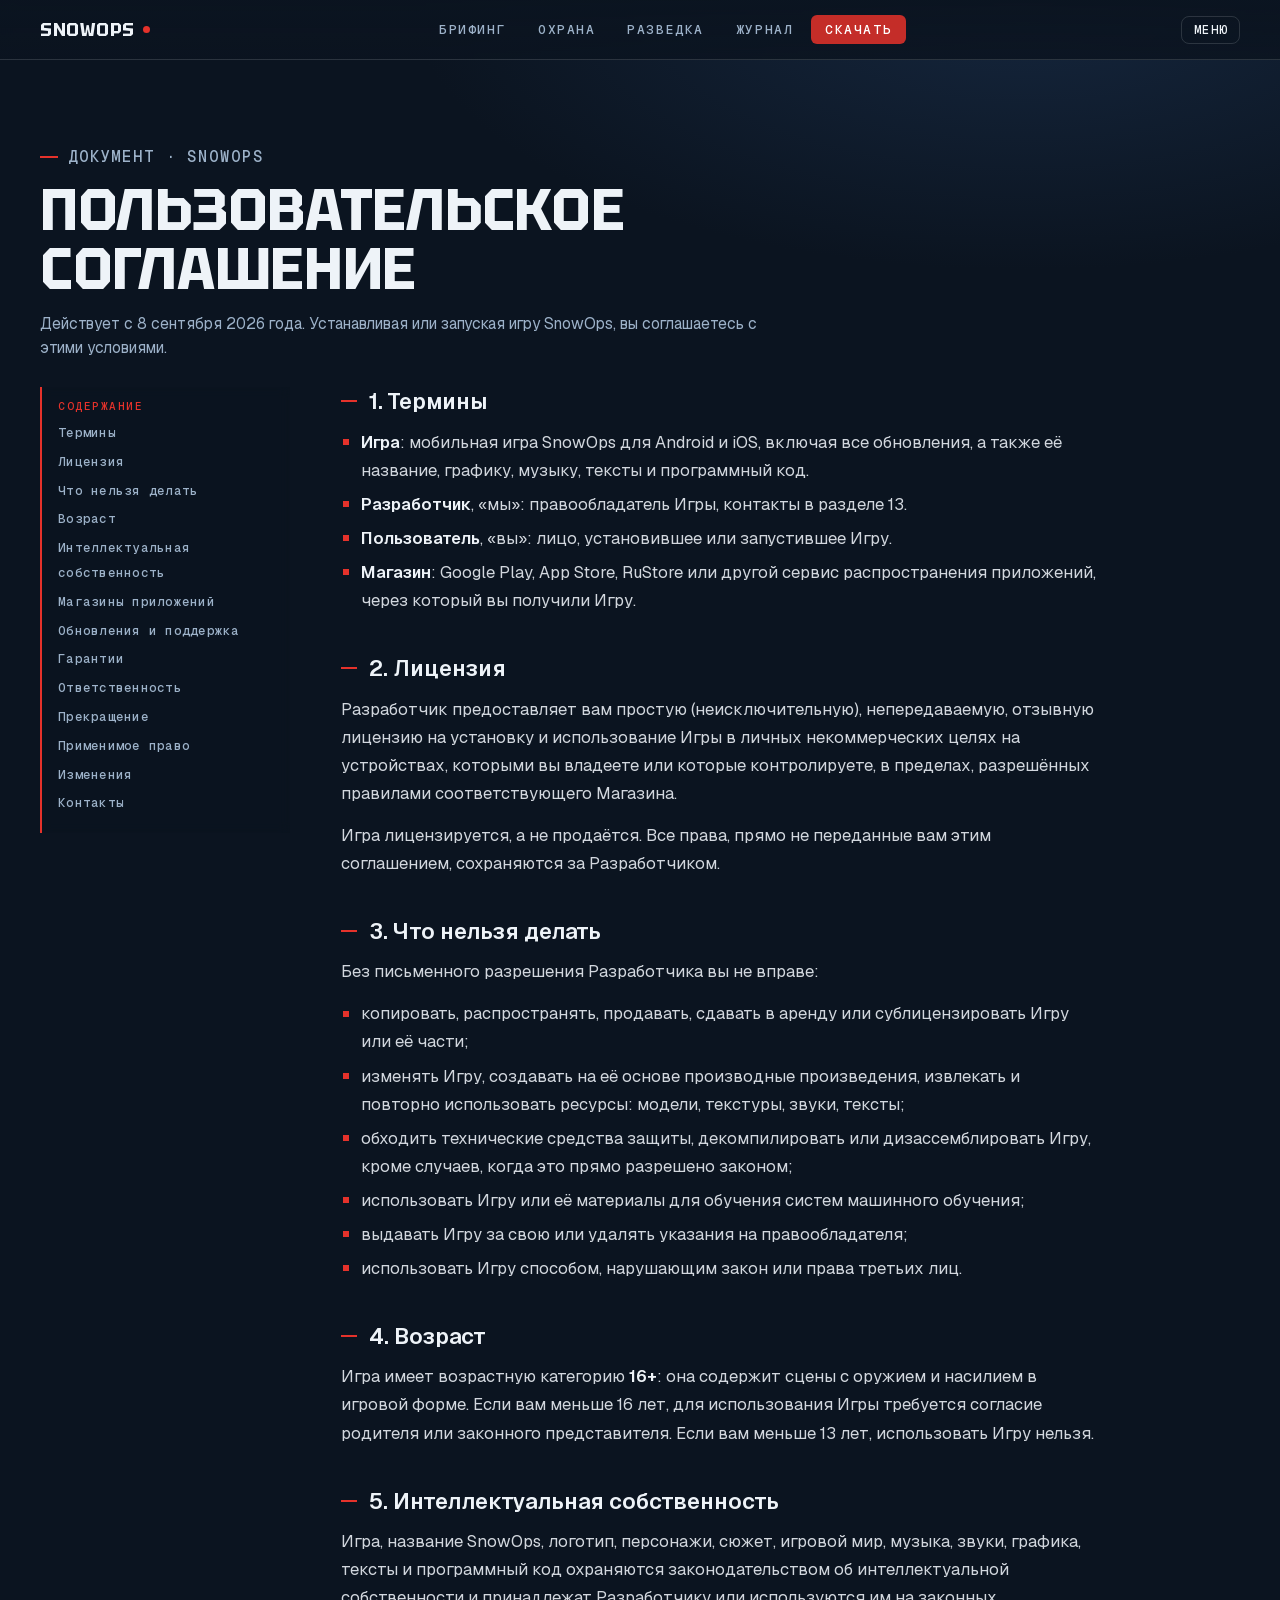
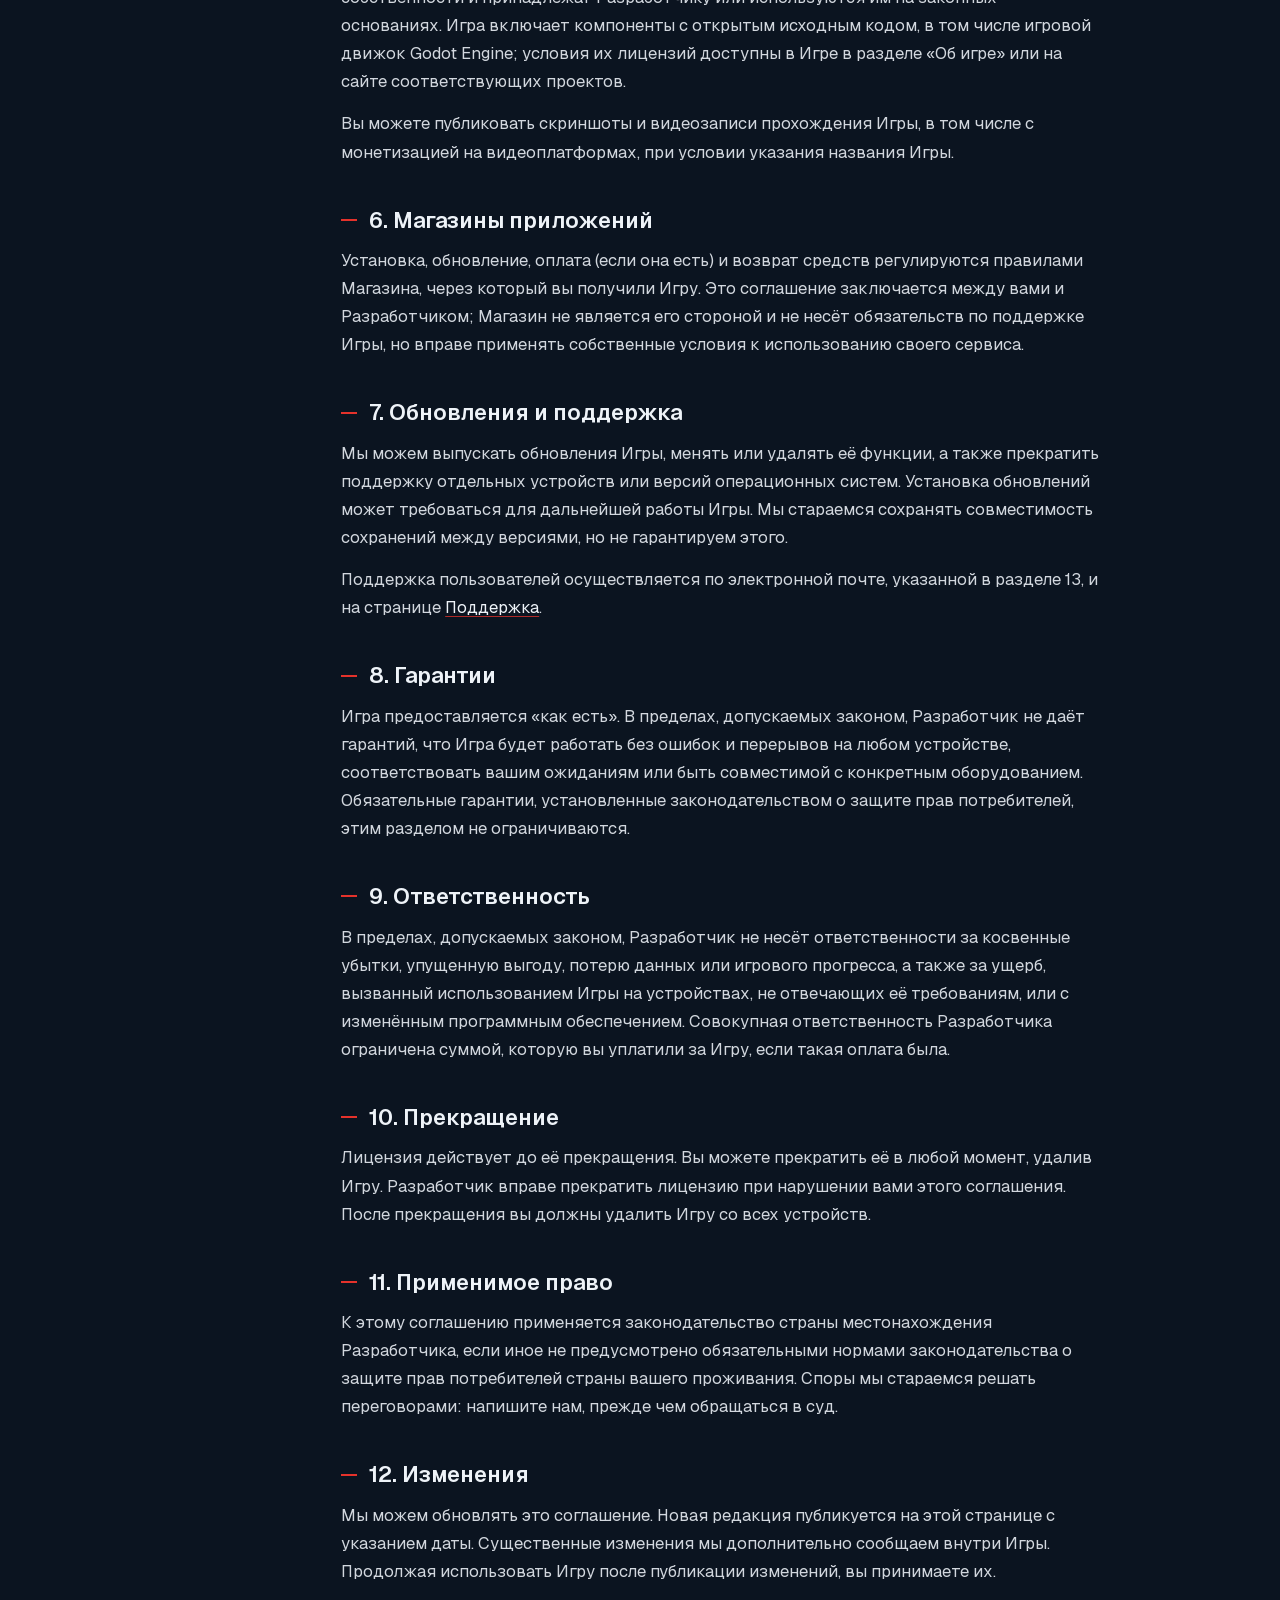
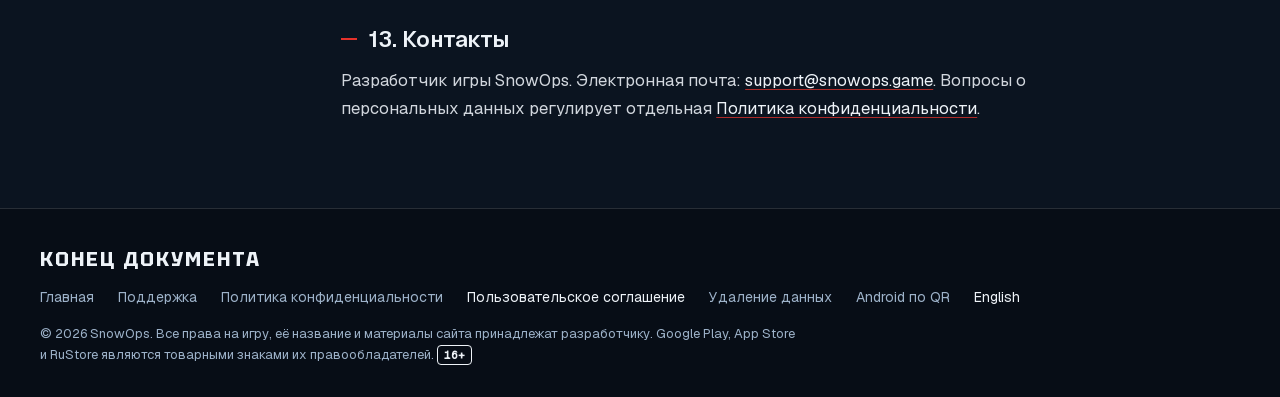
<file: terms.html>
<!doctype html>
<html lang="ru">
<head>
  <meta charset="utf-8">
  <meta name="viewport" content="width=device-width, initial-scale=1">
  <title>Пользовательское соглашение — SnowOps</title>
  <meta name="description" content="Пользовательское соглашение игры SnowOps: условия лицензии, ограничения, интеллектуальная собственность, ответственность.">
  <meta name="theme-color" content="#0b1420">
  <link rel="canonical" href="https://romaxa55.github.io/snowops-site/terms.html">
  <meta property="og:type" content="website">
  <meta property="og:site_name" content="SnowOps">
  <meta property="og:title" content="Пользовательское соглашение — SnowOps">
  <meta property="og:description" content="Условия лицензии на игру SnowOps.">
  <meta property="og:url" content="https://romaxa55.github.io/snowops-site/terms.html">
  <meta property="og:image" content="https://romaxa55.github.io/snowops-site/assets/img/og.jpg">
  <meta property="og:locale" content="ru_RU">
  <link rel="icon" type="image/png" sizes="32x32" href="assets/img/favicon-32.png">
  <link rel="icon" type="image/png" sizes="16x16" href="assets/img/favicon-16.png">
  <link rel="apple-touch-icon" href="assets/img/apple-touch-icon.png">
  <link rel="stylesheet" href="assets/css/fonts.css">
  <link rel="stylesheet" href="assets/css/fonts-geist.css?v=16e">
  <link rel="stylesheet" href="assets/css/game.css?v=16f">
  <link rel="stylesheet" href="assets/css/doc.css?v=16e">
</head>
<body class="doc">

<header class="top">
  <a class="top__logo" href="index.html" aria-label="Главное меню">SNOWOPS<i></i></a>
  <nav class="tabs" aria-label="Разделы">
    <a class="tab" href="index.html#briefing">Брифинг</a>
    <a class="tab" href="index.html#intel">Охрана</a>
    <a class="tab" href="index.html#recon">Разведка</a>
    <a class="tab" href="index.html#log">Журнал</a>
    <a class="tab tab--go" href="index.html#download">Скачать</a>
  </nav>
  <a class="top__back" href="index.html"><span>Меню</span></a>
</header>

<main>
  <header class="legal-hero">
    <div class="wrap">
      <p class="label">Документ · SnowOps</p>
      <h1>Пользовательское соглашение</h1>
      <p>Действует с 8 сентября 2026 года. Устанавливая или запуская игру SnowOps, вы соглашаетесь с этими условиями.</p>
    </div>
  </header>

  <section class="legal">
    <div class="wrap">
      <nav aria-label="Содержание">
        <ul class="legal__toc">
          <li><a href="#terms">Термины</a></li>
          <li><a href="#license">Лицензия</a></li>
          <li><a href="#restrictions">Что нельзя делать</a></li>
          <li><a href="#age">Возраст</a></li>
          <li><a href="#ip">Интеллектуальная собственность</a></li>
          <li><a href="#stores">Магазины приложений</a></li>
          <li><a href="#updates">Обновления и поддержка</a></li>
          <li><a href="#warranty">Гарантии</a></li>
          <li><a href="#liability">Ответственность</a></li>
          <li><a href="#termination">Прекращение</a></li>
          <li><a href="#law">Применимое право</a></li>
          <li><a href="#changes">Изменения</a></li>
          <li><a href="#contact">Контакты</a></li>
        </ul>
      </nav>

      <article class="legal__body">
        <h2 id="terms">1. Термины</h2>
        <ul>
          <li><strong>Игра</strong>: мобильная игра SnowOps для Android и iOS, включая все обновления, а также её название, графику, музыку, тексты и программный код.</li>
          <li><strong>Разработчик</strong>, «мы»: правообладатель Игры, контакты в разделе 13.</li>
          <li><strong>Пользователь</strong>, «вы»: лицо, установившее или запустившее Игру.</li>
          <li><strong>Магазин</strong>: Google Play, App Store, RuStore или другой сервис распространения приложений, через который вы получили Игру.</li>
        </ul>

        <h2 id="license">2. Лицензия</h2>
        <p>Разработчик предоставляет вам простую (неисключительную), непередаваемую, отзывную лицензию на установку и использование Игры в личных некоммерческих целях на устройствах, которыми вы владеете или которые контролируете, в пределах, разрешённых правилами соответствующего Магазина.</p>
        <p>Игра лицензируется, а не продаётся. Все права, прямо не переданные вам этим соглашением, сохраняются за Разработчиком.</p>

        <h2 id="restrictions">3. Что нельзя делать</h2>
        <p>Без письменного разрешения Разработчика вы не вправе:</p>
        <ul>
          <li>копировать, распространять, продавать, сдавать в аренду или сублицензировать Игру или её части;</li>
          <li>изменять Игру, создавать на её основе производные произведения, извлекать и повторно использовать ресурсы: модели, текстуры, звуки, тексты;</li>
          <li>обходить технические средства защиты, декомпилировать или дизассемблировать Игру, кроме случаев, когда это прямо разрешено законом;</li>
          <li>использовать Игру или её материалы для обучения систем машинного обучения;</li>
          <li>выдавать Игру за свою или удалять указания на правообладателя;</li>
          <li>использовать Игру способом, нарушающим закон или права третьих лиц.</li>
        </ul>

        <h2 id="age">4. Возраст</h2>
        <p>Игра имеет возрастную категорию <strong>16+</strong>: она содержит сцены с оружием и насилием в игровой форме. Если вам меньше 16 лет, для использования Игры требуется согласие родителя или законного представителя. Если вам меньше 13 лет, использовать Игру нельзя.</p>

        <h2 id="ip">5. Интеллектуальная собственность</h2>
        <p>Игра, название SnowOps, логотип, персонажи, сюжет, игровой мир, музыка, звуки, графика, тексты и программный код охраняются законодательством об интеллектуальной собственности и принадлежат Разработчику или используются им на законных основаниях. Игра включает компоненты с открытым исходным кодом, в том числе игровой движок Godot Engine; условия их лицензий доступны в Игре в разделе «Об игре» или на сайте соответствующих проектов.</p>
        <p>Вы можете публиковать скриншоты и видеозаписи прохождения Игры, в том числе с монетизацией на видеоплатформах, при условии указания названия Игры.</p>

        <h2 id="stores">6. Магазины приложений</h2>
        <p>Установка, обновление, оплата (если она есть) и возврат средств регулируются правилами Магазина, через который вы получили Игру. Это соглашение заключается между вами и Разработчиком; Магазин не является его стороной и не несёт обязательств по поддержке Игры, но вправе применять собственные условия к использованию своего сервиса.</p>

        <h2 id="updates">7. Обновления и поддержка</h2>
        <p>Мы можем выпускать обновления Игры, менять или удалять её функции, а также прекратить поддержку отдельных устройств или версий операционных систем. Установка обновлений может требоваться для дальнейшей работы Игры. Мы стараемся сохранять совместимость сохранений между версиями, но не гарантируем этого.</p>
        <p>Поддержка пользователей осуществляется по электронной почте, указанной в разделе 13, и на странице <a href="support.html">Поддержка</a>.</p>

        <h2 id="warranty">8. Гарантии</h2>
        <p>Игра предоставляется «как есть». В пределах, допускаемых законом, Разработчик не даёт гарантий, что Игра будет работать без ошибок и перерывов на любом устройстве, соответствовать вашим ожиданиям или быть совместимой с конкретным оборудованием. Обязательные гарантии, установленные законодательством о защите прав потребителей, этим разделом не ограничиваются.</p>

        <h2 id="liability">9. Ответственность</h2>
        <p>В пределах, допускаемых законом, Разработчик не несёт ответственности за косвенные убытки, упущенную выгоду, потерю данных или игрового прогресса, а также за ущерб, вызванный использованием Игры на устройствах, не отвечающих её требованиям, или с изменённым программным обеспечением. Совокупная ответственность Разработчика ограничена суммой, которую вы уплатили за Игру, если такая оплата была.</p>

        <h2 id="termination">10. Прекращение</h2>
        <p>Лицензия действует до её прекращения. Вы можете прекратить её в любой момент, удалив Игру. Разработчик вправе прекратить лицензию при нарушении вами этого соглашения. После прекращения вы должны удалить Игру со всех устройств.</p>

        <h2 id="law">11. Применимое право</h2>
        <p>К этому соглашению применяется законодательство страны местонахождения Разработчика, если иное не предусмотрено обязательными нормами законодательства о защите прав потребителей страны вашего проживания. Споры мы стараемся решать переговорами: напишите нам, прежде чем обращаться в суд.</p>

        <h2 id="changes">12. Изменения</h2>
        <p>Мы можем обновлять это соглашение. Новая редакция публикуется на этой странице с указанием даты. Существенные изменения мы дополнительно сообщаем внутри Игры. Продолжая использовать Игру после публикации изменений, вы принимаете их.</p>

        <h2 id="contact">13. Контакты</h2>
        <p>Разработчик игры SnowOps. Электронная почта: <a href="mailto:support@snowops.game">support@snowops.game</a>. Вопросы о персональных данных регулирует отдельная <a href="privacy.html">Политика конфиденциальности</a>.</p>
      </article>
    </div>
  </section>
</main>

<footer class="end">
  <div class="wrap">
    <p class="end__title">Конец документа</p>
    <ul class="end__links">
      <li><a href="index.html">Главная</a></li>
      <li><a href="support.html">Поддержка</a></li>
      <li><a href="privacy.html">Политика конфиденциальности</a></li>
      <li><a href="terms.html" aria-current="page">Пользовательское соглашение</a></li>
      <li><a href="data-deletion.html">Удаление данных</a></li>
      <li><a href="android.html">Android по QR</a></li>
      <li><a href="en/terms.html" aria-current="page" hreflang="en" lang="en">English</a></li>
    </ul>
    <p class="end__legal">© 2026 SnowOps. Все права на игру, её название и материалы сайта принадлежат разработчику. Google Play, App Store и RuStore являются товарными знаками их правообладателей. <span class="age">16+</span></p>
  </div>
</footer>
</body>
</html>
</file>
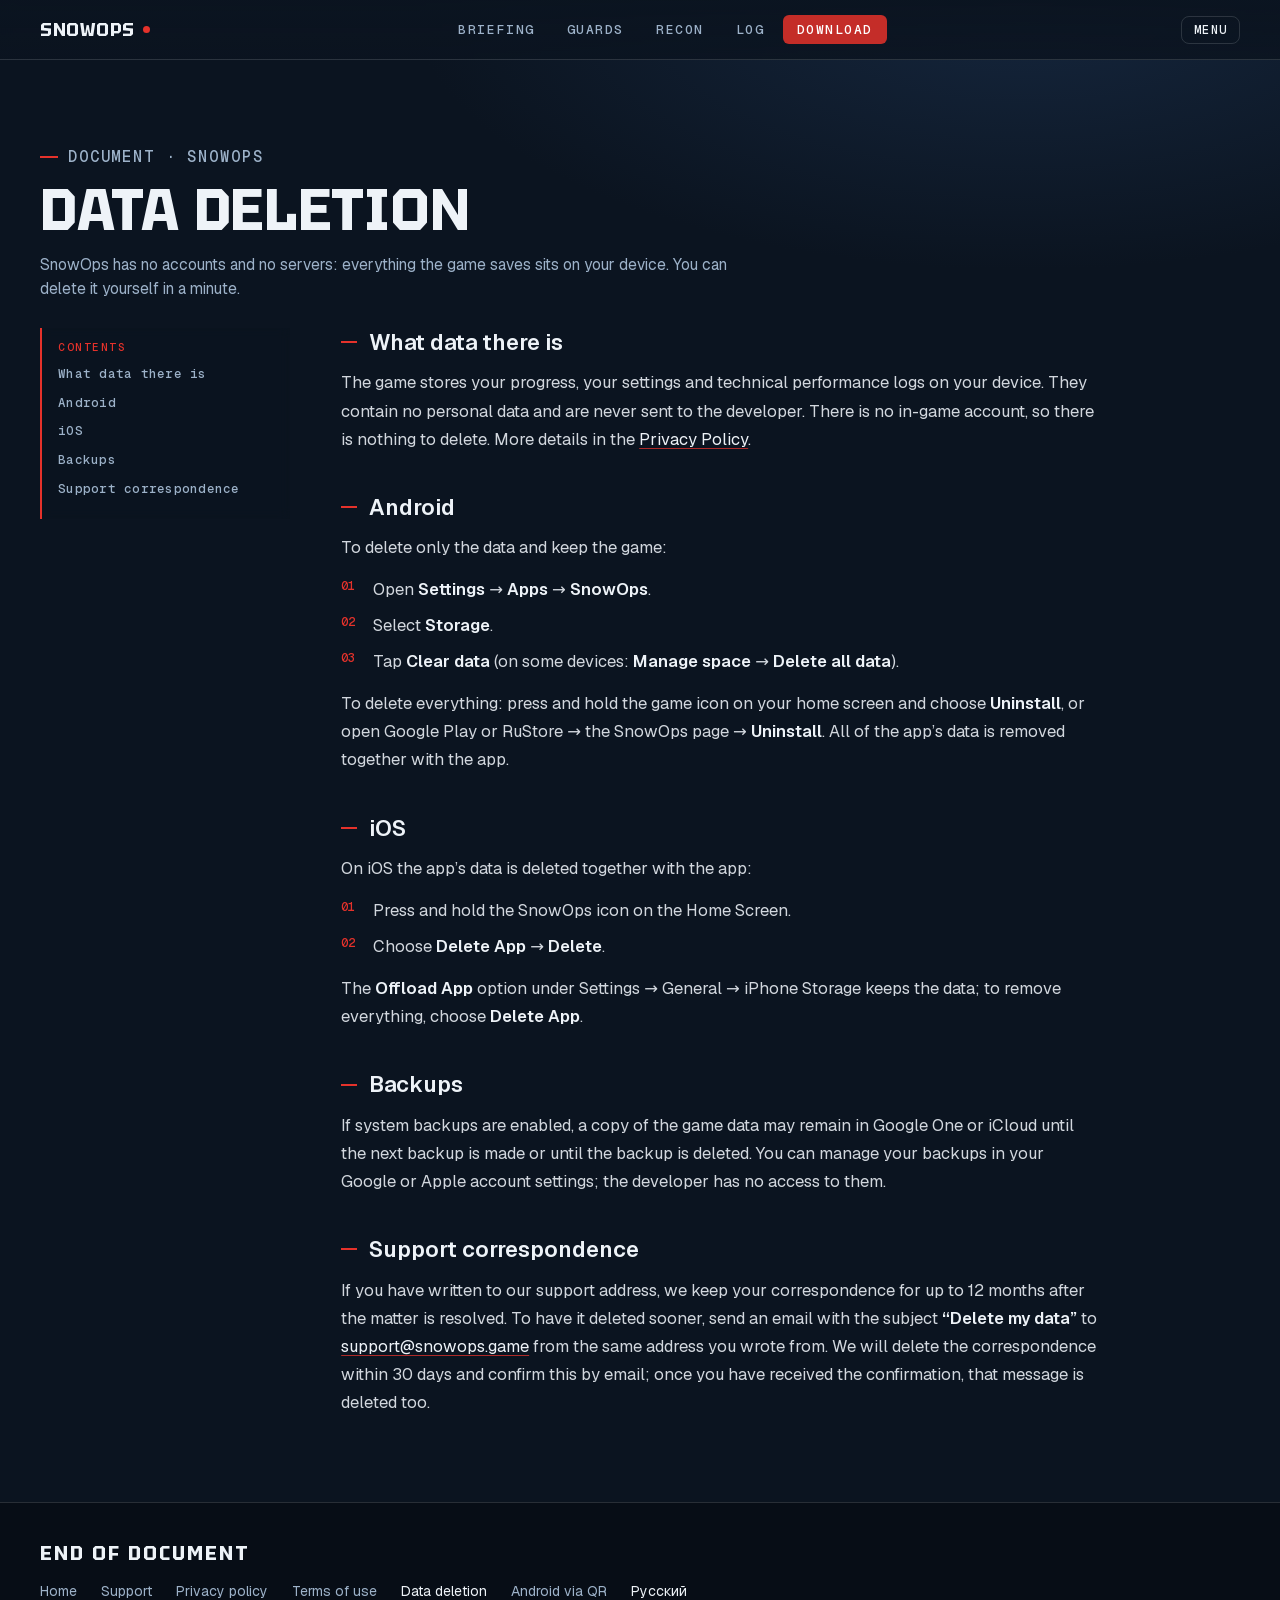
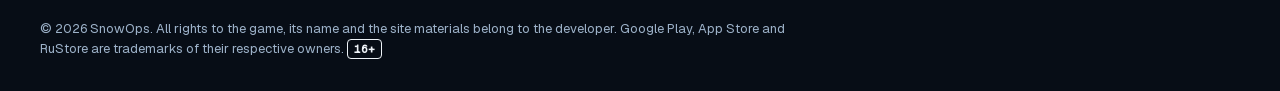
<file: en/data-deletion.html>
<!doctype html>
<html lang="en">
<head>
  <meta charset="utf-8">
  <meta name="viewport" content="width=device-width, initial-scale=1">
  <title>Data deletion — SnowOps</title>
  <meta name="description" content="How to delete SnowOps game data from your device and request deletion of your support correspondence.">
  <meta name="theme-color" content="#0b1420">
  <link rel="canonical" href="https://romaxa55.github.io/snowops-site/en/data-deletion.html">
  <link rel="alternate" hreflang="ru" href="https://romaxa55.github.io/snowops-site/data-deletion.html">
  <link rel="alternate" hreflang="en" href="https://romaxa55.github.io/snowops-site/en/data-deletion.html">
  <meta property="og:type" content="website">
  <meta property="og:site_name" content="SnowOps">
  <meta property="og:title" content="Data deletion — SnowOps">
  <meta property="og:description" content="How to delete SnowOps game data from your device and your support correspondence.">
  <meta property="og:url" content="https://romaxa55.github.io/snowops-site/en/data-deletion.html">
  <meta property="og:image" content="https://romaxa55.github.io/snowops-site/assets/img/og.jpg">
  <meta property="og:locale" content="en_US">
  <link rel="icon" type="image/png" sizes="32x32" href="../assets/img/favicon-32.png">
  <link rel="icon" type="image/png" sizes="16x16" href="../assets/img/favicon-16.png">
  <link rel="apple-touch-icon" href="../assets/img/apple-touch-icon.png">
  <link rel="stylesheet" href="../assets/css/fonts.css">
  <link rel="stylesheet" href="../assets/css/fonts-geist.css?v=16e">
  <link rel="stylesheet" href="../assets/css/game.css?v=16f">
  <link rel="stylesheet" href="../assets/css/doc.css?v=16e">
</head>
<body class="doc">

<header class="top">
  <a class="top__logo" href="index.html" aria-label="Main menu">SNOWOPS<i></i></a>
  <nav class="tabs" aria-label="Sections">
    <a class="tab" href="index.html#briefing">Briefing</a>
    <a class="tab" href="index.html#intel">Guards</a>
    <a class="tab" href="index.html#recon">Recon</a>
    <a class="tab" href="index.html#log">Log</a>
    <a class="tab tab--go" href="index.html#download">Download</a>
  </nav>
  <a class="top__back" href="index.html"><span>Menu</span></a>
</header>

<main>
  <header class="legal-hero">
    <div class="wrap">
      <p class="label">Document · SnowOps</p>
      <h1>Data deletion</h1>
      <p>SnowOps has no accounts and no servers: everything the game saves sits on your device. You can delete it yourself in a minute.</p>
    </div>
  </header>

  <section class="legal">
    <div class="wrap">
      <nav aria-label="Contents">
        <ul class="legal__toc">
          <li><a href="#what">What data there is</a></li>
          <li><a href="#android">Android</a></li>
          <li><a href="#ios">iOS</a></li>
          <li><a href="#backup">Backups</a></li>
          <li><a href="#support">Support correspondence</a></li>
        </ul>
      </nav>

      <article class="legal__body">
        <h2 id="what">What data there is</h2>
        <p>The game stores your progress, your settings and technical performance logs on your device. They contain no personal data and are never sent to the developer. There is no in-game account, so there is nothing to delete. More details in the <a href="privacy.html">Privacy Policy</a>.</p>

        <h2 id="android">Android</h2>
        <p>To delete only the data and keep the game:</p>
        <ol>
          <li>Open <strong>Settings</strong> → <strong>Apps</strong> → <strong>SnowOps</strong>.</li>
          <li>Select <strong>Storage</strong>.</li>
          <li>Tap <strong>Clear data</strong> (on some devices: <strong>Manage space</strong> → <strong>Delete all data</strong>).</li>
        </ol>
        <p>To delete everything: press and hold the game icon on your home screen and choose <strong>Uninstall</strong>, or open Google Play or RuStore → the SnowOps page → <strong>Uninstall</strong>. All of the app’s data is removed together with the app.</p>

        <h2 id="ios">iOS</h2>
        <p>On iOS the app’s data is deleted together with the app:</p>
        <ol>
          <li>Press and hold the SnowOps icon on the Home Screen.</li>
          <li>Choose <strong>Delete App</strong> → <strong>Delete</strong>.</li>
        </ol>
        <p>The <strong>Offload App</strong> option under Settings → General → iPhone Storage keeps the data; to remove everything, choose <strong>Delete App</strong>.</p>

        <h2 id="backup">Backups</h2>
        <p>If system backups are enabled, a copy of the game data may remain in Google One or iCloud until the next backup is made or until the backup is deleted. You can manage your backups in your Google or Apple account settings; the developer has no access to them.</p>

        <h2 id="support">Support correspondence</h2>
        <p>If you have written to our support address, we keep your correspondence for up to 12 months after the matter is resolved. To have it deleted sooner, send an email with the subject <strong>“Delete my data”</strong> to <a href="mailto:support@snowops.game?subject=Delete%20my%20data">support@snowops.game</a> from the same address you wrote from. We will delete the correspondence within 30 days and confirm this by email; once you have received the confirmation, that message is deleted too.</p>
      </article>
    </div>
  </section>
</main>

<footer class="end">
  <div class="wrap">
    <p class="end__title">End of document</p>
    <ul class="end__links">
      <li><a href="index.html">Home</a></li>
      <li><a href="support.html">Support</a></li>
      <li><a href="privacy.html">Privacy policy</a></li>
      <li><a href="terms.html">Terms of use</a></li>
      <li><a href="data-deletion.html" aria-current="page">Data deletion</a></li>
      <li><a href="../android.html?lang=en">Android via QR</a></li>
      <li><a href="../data-deletion.html" aria-current="page" hreflang="ru" lang="ru">Русский</a></li>
    </ul>
    <p class="end__legal">© 2026 SnowOps. All rights to the game, its name and the site materials belong to the developer. Google Play, App Store and RuStore are trademarks of their respective owners. <span class="age">16+</span></p>
  </div>
</footer>
</body>
</html>
</file>
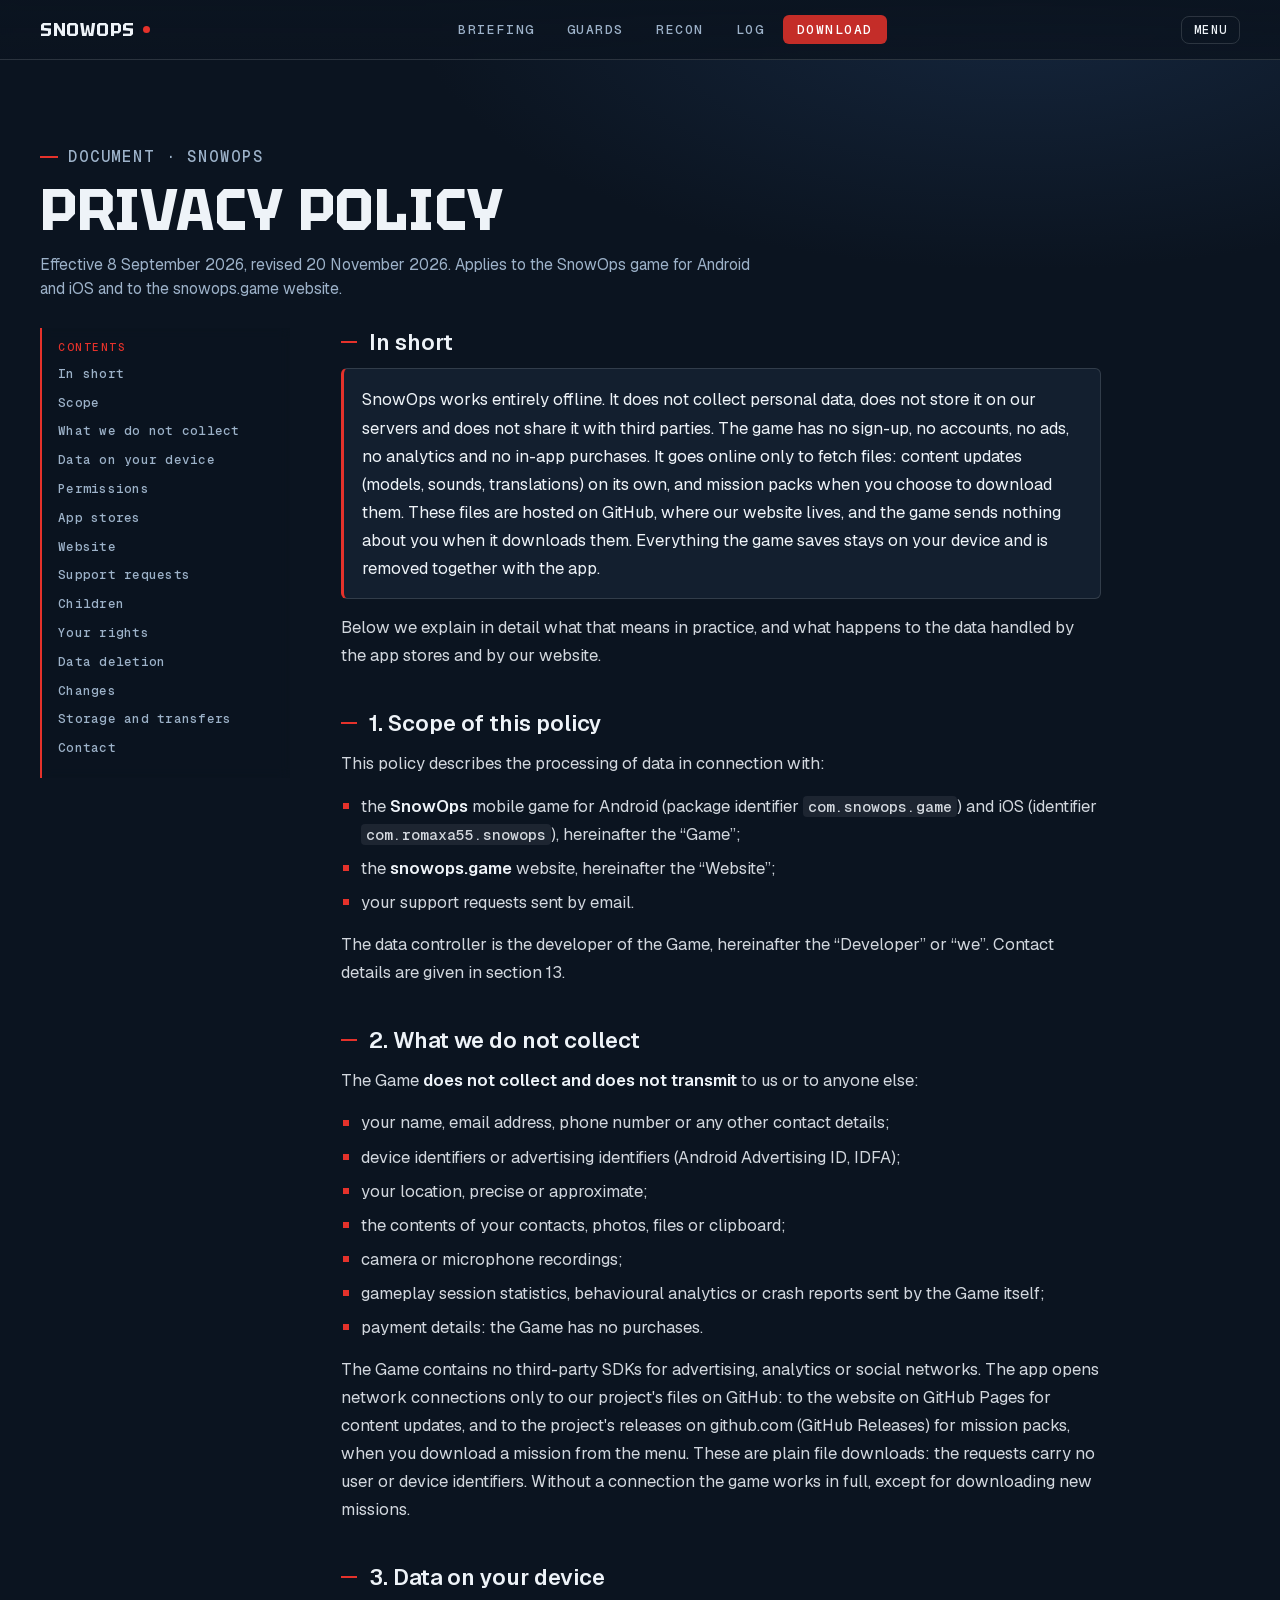
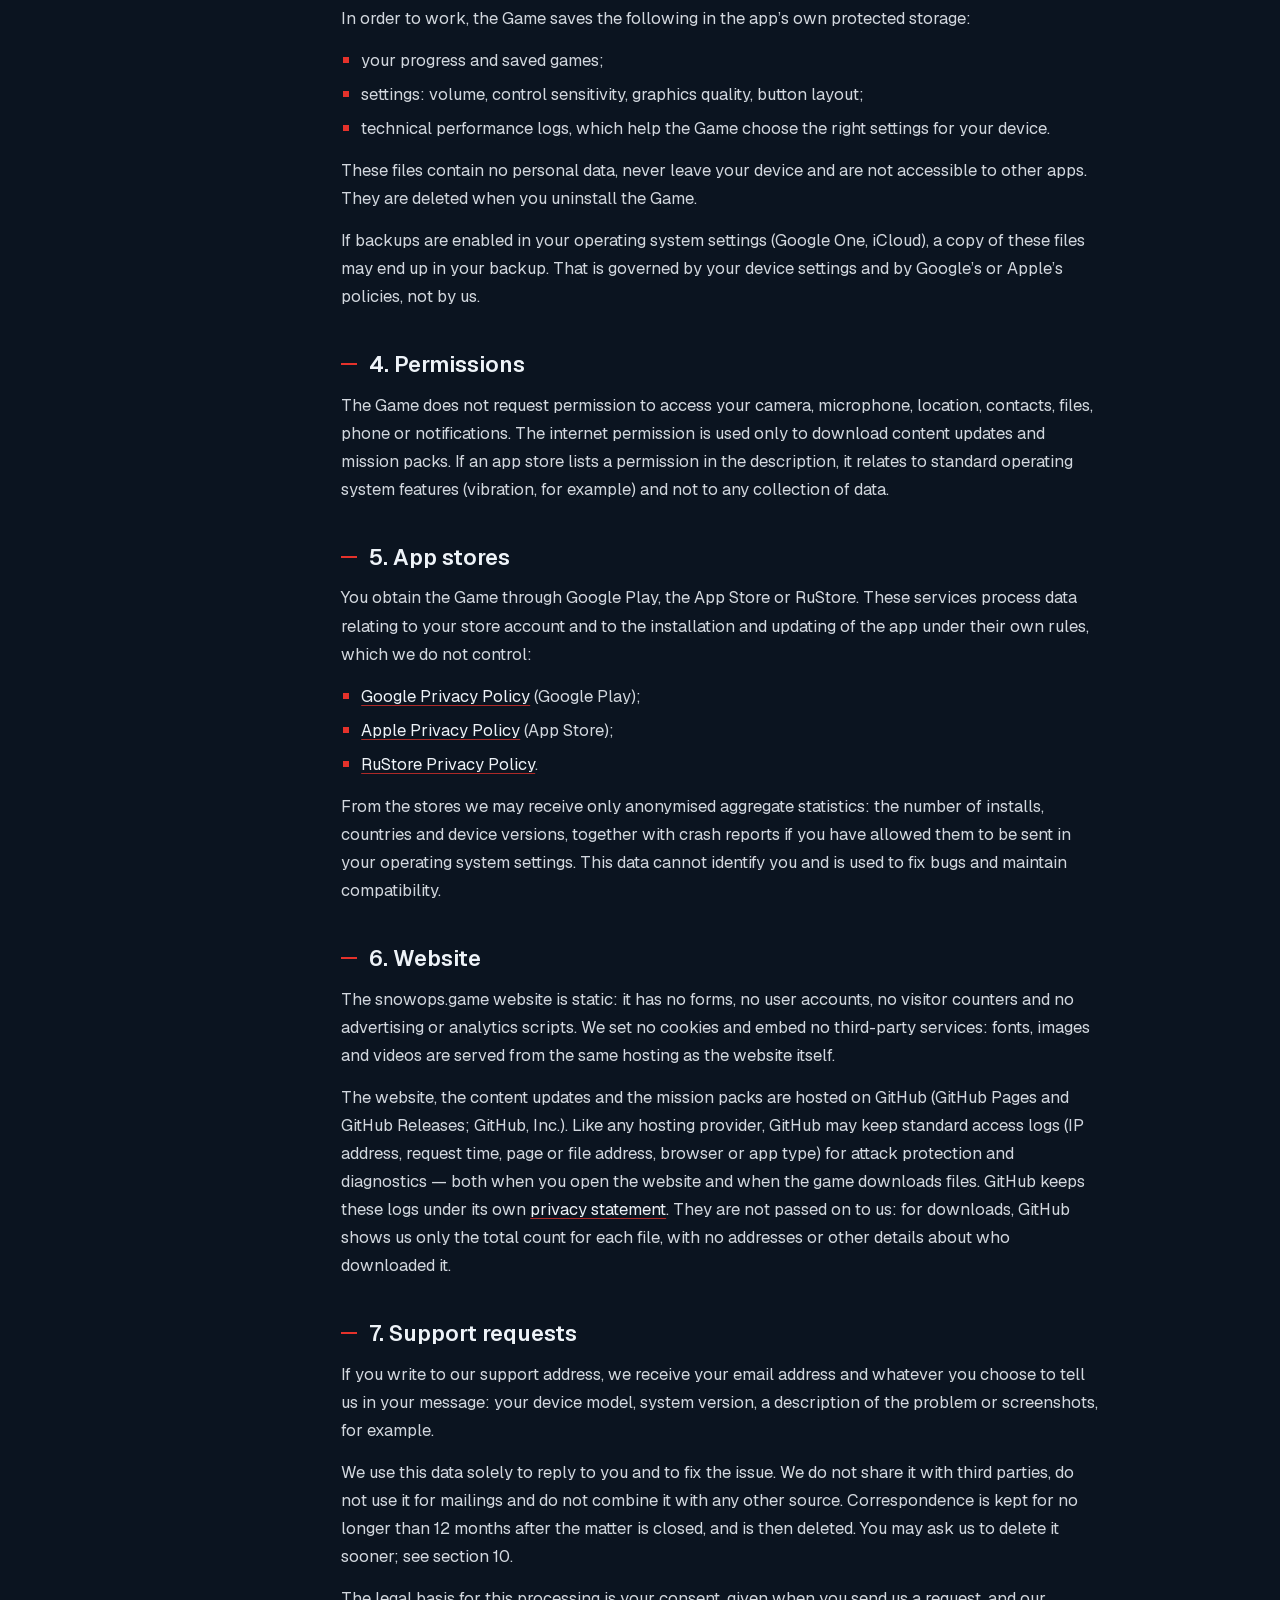
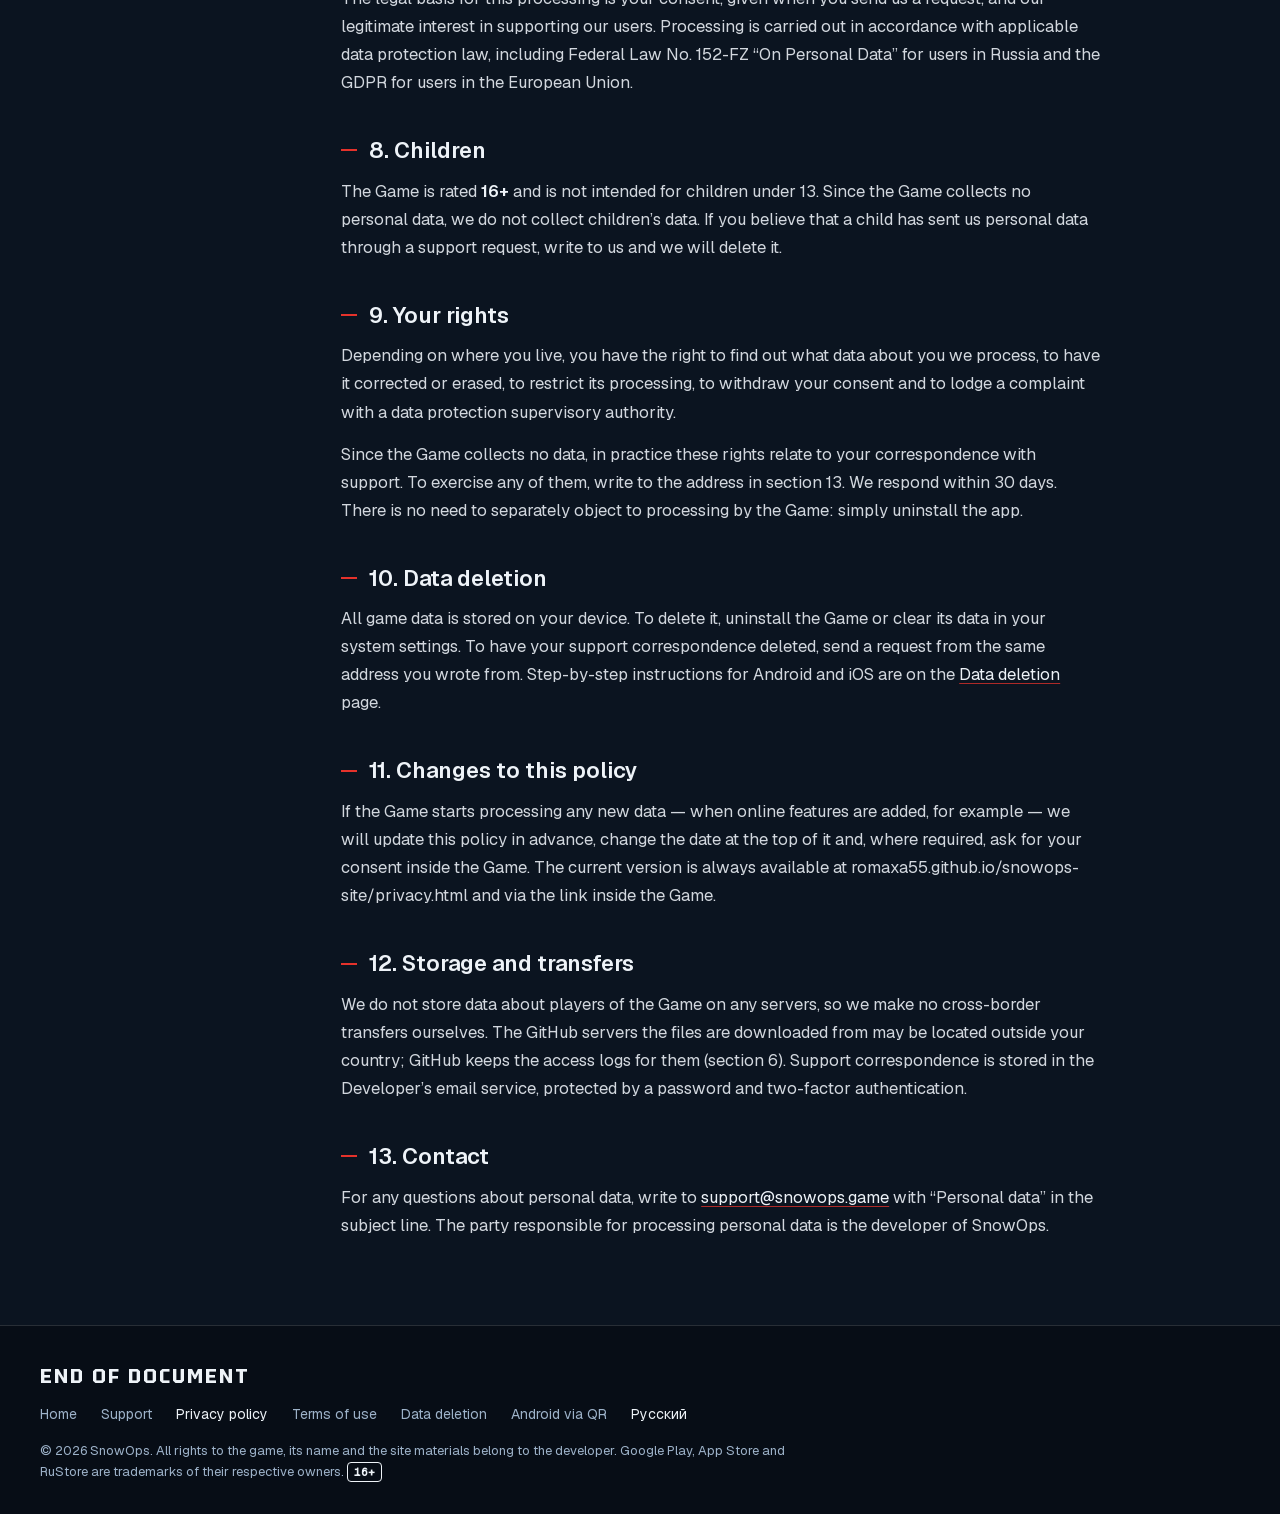
<file: en/privacy.html>
<!doctype html>
<html lang="en">
<head>
  <meta charset="utf-8">
  <meta name="viewport" content="width=device-width, initial-scale=1">
  <title>Privacy Policy — SnowOps</title>
  <meta name="description" content="SnowOps privacy policy: what data the app processes, what it does not collect, how to contact the developer and how to delete your data.">
  <meta name="theme-color" content="#0b1420">
  <link rel="canonical" href="https://romaxa55.github.io/snowops-site/en/privacy.html">
  <link rel="alternate" hreflang="ru" href="https://romaxa55.github.io/snowops-site/privacy.html">
  <link rel="alternate" hreflang="en" href="https://romaxa55.github.io/snowops-site/en/privacy.html">
  <meta property="og:type" content="website">
  <meta property="og:site_name" content="SnowOps">
  <meta property="og:title" content="Privacy Policy — SnowOps">
  <meta property="og:description" content="What data the SnowOps game processes, what it does not collect, how to contact the developer and how to delete your data.">
  <meta property="og:url" content="https://romaxa55.github.io/snowops-site/en/privacy.html">
  <meta property="og:image" content="https://romaxa55.github.io/snowops-site/assets/img/og.jpg">
  <meta property="og:locale" content="en_US">
  <link rel="icon" type="image/png" sizes="32x32" href="../assets/img/favicon-32.png">
  <link rel="icon" type="image/png" sizes="16x16" href="../assets/img/favicon-16.png">
  <link rel="apple-touch-icon" href="../assets/img/apple-touch-icon.png">
  <link rel="stylesheet" href="../assets/css/fonts.css">
  <link rel="stylesheet" href="../assets/css/fonts-geist.css?v=16e">
  <link rel="stylesheet" href="../assets/css/game.css?v=16f">
  <link rel="stylesheet" href="../assets/css/doc.css?v=16e">
</head>
<body class="doc">

<header class="top">
  <a class="top__logo" href="index.html" aria-label="Main menu">SNOWOPS<i></i></a>
  <nav class="tabs" aria-label="Sections">
    <a class="tab" href="index.html#briefing">Briefing</a>
    <a class="tab" href="index.html#intel">Guards</a>
    <a class="tab" href="index.html#recon">Recon</a>
    <a class="tab" href="index.html#log">Log</a>
    <a class="tab tab--go" href="index.html#download">Download</a>
  </nav>
  <a class="top__back" href="index.html"><span>Menu</span></a>
</header>

<main>
  <header class="legal-hero">
    <div class="wrap">
      <p class="label">Document · SnowOps</p>
      <h1>Privacy Policy</h1>
      <p>Effective 8 September 2026, revised 20 November 2026. Applies to the SnowOps game for Android and iOS and to the snowops.game website.</p>
    </div>
  </header>

  <section class="legal">
    <div class="wrap">
      <nav aria-label="Contents">
        <ul class="legal__toc">
          <li><a href="#summary">In short</a></li>
          <li><a href="#scope">Scope</a></li>
          <li><a href="#no-collection">What we do not collect</a></li>
          <li><a href="#local">Data on your device</a></li>
          <li><a href="#permissions">Permissions</a></li>
          <li><a href="#stores">App stores</a></li>
          <li><a href="#site">Website</a></li>
          <li><a href="#support">Support requests</a></li>
          <li><a href="#children">Children</a></li>
          <li><a href="#rights">Your rights</a></li>
          <li><a href="#deletion">Data deletion</a></li>
          <li><a href="#changes">Changes</a></li>
          <li><a href="#transfer">Storage and transfers</a></li>
          <li><a href="#contact">Contact</a></li>
        </ul>
      </nav>

      <article class="legal__body">
        <h2 id="summary">In short</h2>
        <p class="callout">SnowOps works entirely offline. It does not collect personal data, does not store it on our servers and does not share it with third parties. The game has no sign-up, no accounts, no ads, no analytics and no in-app purchases. It goes online only to fetch files: content updates (models, sounds, translations) on its own, and mission packs when you choose to download them. These files are hosted on GitHub, where our website lives, and the game sends nothing about you when it downloads them. Everything the game saves stays on your device and is removed together with the app.</p>
        <p>Below we explain in detail what that means in practice, and what happens to the data handled by the app stores and by our website.</p>

        <h2 id="scope">1. Scope of this policy</h2>
        <p>This policy describes the processing of data in connection with:</p>
        <ul>
          <li>the <strong>SnowOps</strong> mobile game for Android (package identifier <code>com.snowops.game</code>) and iOS (identifier <code>com.romaxa55.snowops</code>), hereinafter the “Game”;</li>
          <li>the <strong>snowops.game</strong> website, hereinafter the “Website”;</li>
          <li>your support requests sent by email.</li>
        </ul>
        <p>The data controller is the developer of the Game, hereinafter the “Developer” or “we”. Contact details are given in section 13.</p>

        <h2 id="no-collection">2. What we do not collect</h2>
        <p>The Game <strong>does not collect and does not transmit</strong> to us or to anyone else:</p>
        <ul>
          <li>your name, email address, phone number or any other contact details;</li>
          <li>device identifiers or advertising identifiers (Android Advertising ID, IDFA);</li>
          <li>your location, precise or approximate;</li>
          <li>the contents of your contacts, photos, files or clipboard;</li>
          <li>camera or microphone recordings;</li>
          <li>gameplay session statistics, behavioural analytics or crash reports sent by the Game itself;</li>
          <li>payment details: the Game has no purchases.</li>
        </ul>
        <p>The Game contains no third-party SDKs for advertising, analytics or social networks. The app opens network connections only to our project's files on GitHub: to the website on GitHub Pages for content updates, and to the project's releases on github.com (GitHub Releases) for mission packs, when you download a mission from the menu. These are plain file downloads: the requests carry no user or device identifiers. Without a connection the game works in full, except for downloading new missions.</p>

        <h2 id="local">3. Data on your device</h2>
        <p>In order to work, the Game saves the following in the app’s own protected storage:</p>
        <ul>
          <li>your progress and saved games;</li>
          <li>settings: volume, control sensitivity, graphics quality, button layout;</li>
          <li>technical performance logs, which help the Game choose the right settings for your device.</li>
        </ul>
        <p>These files contain no personal data, never leave your device and are not accessible to other apps. They are deleted when you uninstall the Game.</p>
        <p>If backups are enabled in your operating system settings (Google One, iCloud), a copy of these files may end up in your backup. That is governed by your device settings and by Google’s or Apple’s policies, not by us.</p>

        <h2 id="permissions">4. Permissions</h2>
        <p>The Game does not request permission to access your camera, microphone, location, contacts, files, phone or notifications. The internet permission is used only to download content updates and mission packs. If an app store lists a permission in the description, it relates to standard operating system features (vibration, for example) and not to any collection of data.</p>

        <h2 id="stores">5. App stores</h2>
        <p>You obtain the Game through Google Play, the App Store or RuStore. These services process data relating to your store account and to the installation and updating of the app under their own rules, which we do not control:</p>
        <ul>
          <li><a href="https://policies.google.com/privacy">Google Privacy Policy</a> (Google Play);</li>
          <li><a href="https://www.apple.com/legal/privacy/">Apple Privacy Policy</a> (App Store);</li>
          <li><a href="https://www.rustore.ru/help/legal/privacy-policy-users">RuStore Privacy Policy</a>.</li>
        </ul>
        <p>From the stores we may receive only anonymised aggregate statistics: the number of installs, countries and device versions, together with crash reports if you have allowed them to be sent in your operating system settings. This data cannot identify you and is used to fix bugs and maintain compatibility.</p>

        <h2 id="site">6. Website</h2>
        <p>The snowops.game website is static: it has no forms, no user accounts, no visitor counters and no advertising or analytics scripts. We set no cookies and embed no third-party services: fonts, images and videos are served from the same hosting as the website itself.</p>
        <p>The website, the content updates and the mission packs are hosted on GitHub (GitHub Pages and GitHub Releases; GitHub, Inc.). Like any hosting provider, GitHub may keep standard access logs (IP address, request time, page or file address, browser or app type) for attack protection and diagnostics — both when you open the website and when the game downloads files. GitHub keeps these logs under its own <a href="https://docs.github.com/en/site-policy/privacy-policies/github-general-privacy-statement">privacy statement</a>. They are not passed on to us: for downloads, GitHub shows us only the total count for each file, with no addresses or other details about who downloaded it.</p>

        <h2 id="support">7. Support requests</h2>
        <p>If you write to our support address, we receive your email address and whatever you choose to tell us in your message: your device model, system version, a description of the problem or screenshots, for example.</p>
        <p>We use this data solely to reply to you and to fix the issue. We do not share it with third parties, do not use it for mailings and do not combine it with any other source. Correspondence is kept for no longer than 12 months after the matter is closed, and is then deleted. You may ask us to delete it sooner; see section 10.</p>
        <p>The legal basis for this processing is your consent, given when you send us a request, and our legitimate interest in supporting our users. Processing is carried out in accordance with applicable data protection law, including Federal Law No. 152-FZ “On Personal Data” for users in Russia and the GDPR for users in the European Union.</p>

        <h2 id="children">8. Children</h2>
        <p>The Game is rated <strong>16+</strong> and is not intended for children under 13. Since the Game collects no personal data, we do not collect children’s data. If you believe that a child has sent us personal data through a support request, write to us and we will delete it.</p>

        <h2 id="rights">9. Your rights</h2>
        <p>Depending on where you live, you have the right to find out what data about you we process, to have it corrected or erased, to restrict its processing, to withdraw your consent and to lodge a complaint with a data protection supervisory authority.</p>
        <p>Since the Game collects no data, in practice these rights relate to your correspondence with support. To exercise any of them, write to the address in section 13. We respond within 30 days. There is no need to separately object to processing by the Game: simply uninstall the app.</p>

        <h2 id="deletion">10. Data deletion</h2>
        <p>All game data is stored on your device. To delete it, uninstall the Game or clear its data in your system settings. To have your support correspondence deleted, send a request from the same address you wrote from. Step-by-step instructions for Android and iOS are on the <a href="data-deletion.html">Data deletion</a> page.</p>

        <h2 id="changes">11. Changes to this policy</h2>
        <p>If the Game starts processing any new data — when online features are added, for example — we will update this policy in advance, change the date at the top of it and, where required, ask for your consent inside the Game. The current version is always available at romaxa55.github.io/snowops-site/privacy.html and via the link inside the Game.</p>

        <h2 id="transfer">12. Storage and transfers</h2>
        <p>We do not store data about players of the Game on any servers, so we make no cross-border transfers ourselves. The GitHub servers the files are downloaded from may be located outside your country; GitHub keeps the access logs for them (section 6). Support correspondence is stored in the Developer’s email service, protected by a password and two-factor authentication.</p>

        <h2 id="contact">13. Contact</h2>
        <p>For any questions about personal data, write to <a href="mailto:support@snowops.game">support@snowops.game</a> with “Personal data” in the subject line. The party responsible for processing personal data is the developer of SnowOps.</p>
      </article>
    </div>
  </section>
</main>

<footer class="end">
  <div class="wrap">
    <p class="end__title">End of document</p>
    <ul class="end__links">
      <li><a href="index.html">Home</a></li>
      <li><a href="support.html">Support</a></li>
      <li><a href="privacy.html" aria-current="page">Privacy policy</a></li>
      <li><a href="terms.html">Terms of use</a></li>
      <li><a href="data-deletion.html">Data deletion</a></li>
      <li><a href="../android.html?lang=en">Android via QR</a></li>
      <li><a href="../privacy.html" aria-current="page" hreflang="ru" lang="ru">Русский</a></li>
    </ul>
    <p class="end__legal">© 2026 SnowOps. All rights to the game, its name and the site materials belong to the developer. Google Play, App Store and RuStore are trademarks of their respective owners. <span class="age">16+</span></p>
  </div>
</footer>
</body>
</html>
</file>
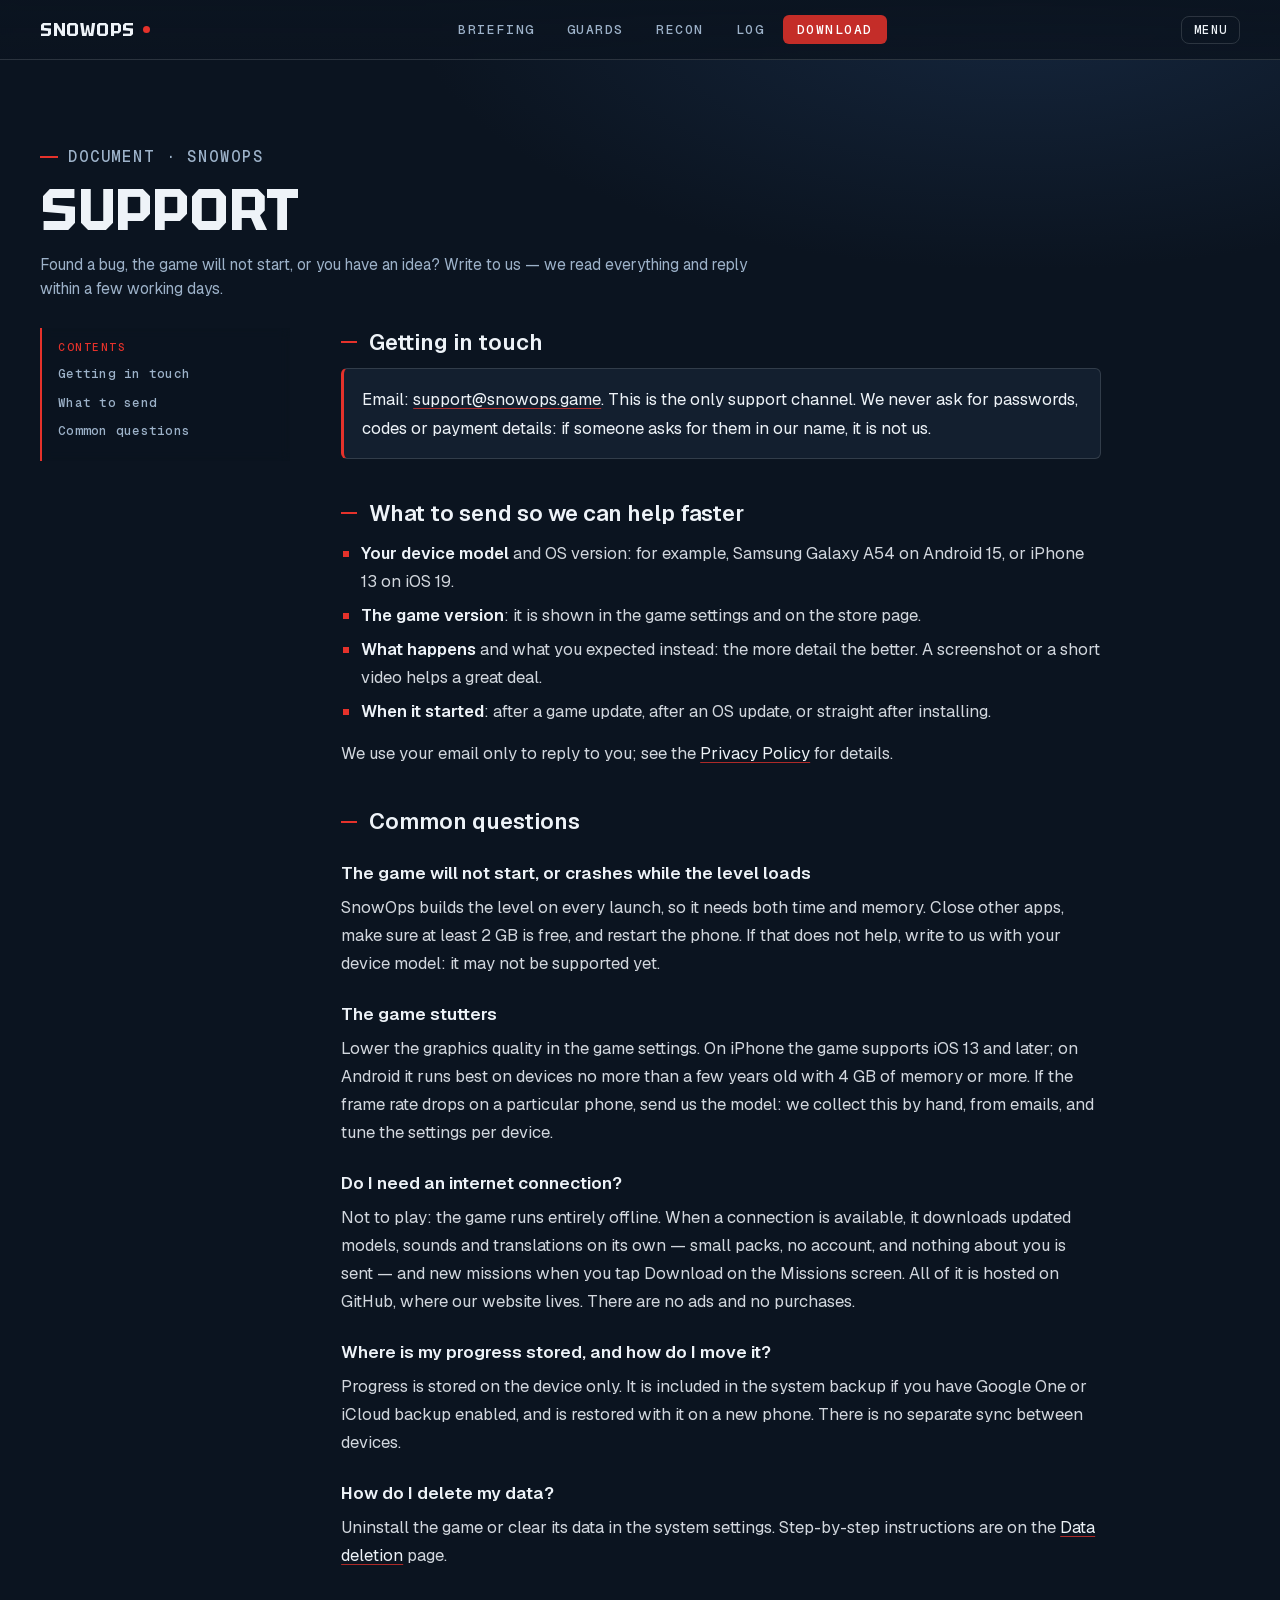
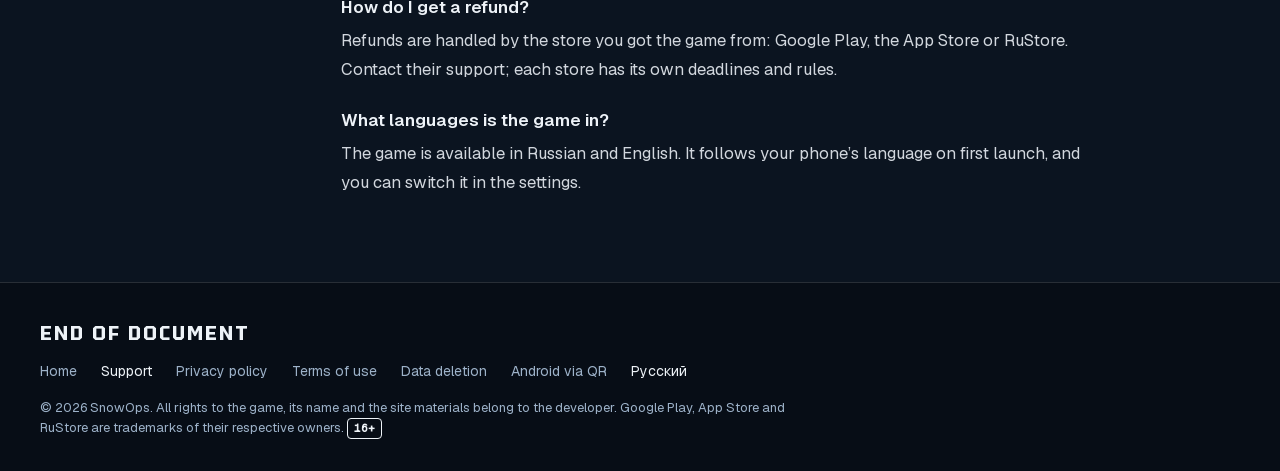
<file: en/support.html>
<!doctype html>
<html lang="en">
<head>
  <meta charset="utf-8">
  <meta name="viewport" content="width=device-width, initial-scale=1">
  <title>Support — SnowOps</title>
  <meta name="description" content="SnowOps support: how to reach the developer, what to put in your email, and answers to common questions.">
  <meta name="theme-color" content="#0b1420">
  <link rel="canonical" href="https://romaxa55.github.io/snowops-site/en/support.html">
  <link rel="alternate" hreflang="ru" href="https://romaxa55.github.io/snowops-site/support.html">
  <link rel="alternate" hreflang="en" href="https://romaxa55.github.io/snowops-site/en/support.html">
  <meta property="og:type" content="website">
  <meta property="og:site_name" content="SnowOps">
  <meta property="og:title" content="Support — SnowOps">
  <meta property="og:description" content="How to reach the SnowOps developer, and answers to common questions.">
  <meta property="og:url" content="https://romaxa55.github.io/snowops-site/en/support.html">
  <meta property="og:image" content="https://romaxa55.github.io/snowops-site/assets/img/og.jpg">
  <meta property="og:locale" content="en_US">
  <link rel="icon" type="image/png" sizes="32x32" href="../assets/img/favicon-32.png">
  <link rel="icon" type="image/png" sizes="16x16" href="../assets/img/favicon-16.png">
  <link rel="apple-touch-icon" href="../assets/img/apple-touch-icon.png">
  <link rel="stylesheet" href="../assets/css/fonts.css">
  <link rel="stylesheet" href="../assets/css/fonts-geist.css?v=16e">
  <link rel="stylesheet" href="../assets/css/game.css?v=16f">
  <link rel="stylesheet" href="../assets/css/doc.css?v=16e">
</head>
<body class="doc">

<header class="top">
  <a class="top__logo" href="index.html" aria-label="Main menu">SNOWOPS<i></i></a>
  <nav class="tabs" aria-label="Sections">
    <a class="tab" href="index.html#briefing">Briefing</a>
    <a class="tab" href="index.html#intel">Guards</a>
    <a class="tab" href="index.html#recon">Recon</a>
    <a class="tab" href="index.html#log">Log</a>
    <a class="tab tab--go" href="index.html#download">Download</a>
  </nav>
  <a class="top__back" href="index.html"><span>Menu</span></a>
</header>

<main>
  <header class="legal-hero">
    <div class="wrap">
      <p class="label">Document · SnowOps</p>
      <h1>Support</h1>
      <p>Found a bug, the game will not start, or you have an idea? Write to us — we read everything and reply within a few working days.</p>
    </div>
  </header>

  <section class="legal">
    <div class="wrap">
      <nav aria-label="Contents">
        <ul class="legal__toc">
          <li><a href="#contact">Getting in touch</a></li>
          <li><a href="#what-to-send">What to send</a></li>
          <li><a href="#faq">Common questions</a></li>
        </ul>
      </nav>

      <article class="legal__body">
        <h2 id="contact">Getting in touch</h2>
        <p class="callout">Email: <a href="mailto:support@snowops.game?subject=SnowOps">support@snowops.game</a>. This is the only support channel. We never ask for passwords, codes or payment details: if someone asks for them in our name, it is not us.</p>

        <h2 id="what-to-send">What to send so we can help faster</h2>
        <ul>
          <li><strong>Your device model</strong> and OS version: for example, Samsung Galaxy A54 on Android 15, or iPhone 13 on iOS 19.</li>
          <li><strong>The game version</strong>: it is shown in the game settings and on the store page.</li>
          <li><strong>What happens</strong> and what you expected instead: the more detail the better. A screenshot or a short video helps a great deal.</li>
          <li><strong>When it started</strong>: after a game update, after an OS update, or straight after installing.</li>
        </ul>
        <p>We use your email only to reply to you; see the <a href="privacy.html#support">Privacy Policy</a> for details.</p>

        <h2 id="faq">Common questions</h2>

        <h3>The game will not start, or crashes while the level loads</h3>
        <p>SnowOps builds the level on every launch, so it needs both time and memory. Close other apps, make sure at least 2 GB is free, and restart the phone. If that does not help, write to us with your device model: it may not be supported yet.</p>

        <h3>The game stutters</h3>
        <p>Lower the graphics quality in the game settings. On iPhone the game supports iOS 13 and later; on Android it runs best on devices no more than a few years old with 4 GB of memory or more. If the frame rate drops on a particular phone, send us the model: we collect this by hand, from emails, and tune the settings per device.</p>

        <h3>Do I need an internet connection?</h3>
        <p>Not to play: the game runs entirely offline. When a connection is available, it downloads updated models, sounds and translations on its own — small packs, no account, and nothing about you is sent — and new missions when you tap Download on the Missions screen. All of it is hosted on GitHub, where our website lives. There are no ads and no purchases.</p>

        <h3>Where is my progress stored, and how do I move it?</h3>
        <p>Progress is stored on the device only. It is included in the system backup if you have Google One or iCloud backup enabled, and is restored with it on a new phone. There is no separate sync between devices.</p>

        <h3>How do I delete my data?</h3>
        <p>Uninstall the game or clear its data in the system settings. Step-by-step instructions are on the <a href="data-deletion.html">Data deletion</a> page.</p>

        <h3>How do I get a refund?</h3>
        <p>Refunds are handled by the store you got the game from: Google Play, the App Store or RuStore. Contact their support; each store has its own deadlines and rules.</p>

        <h3>What languages is the game in?</h3>
        <p>The game is available in Russian and English. It follows your phone’s language on first launch, and you can switch it in the settings.</p>
      </article>
    </div>
  </section>
</main>

<footer class="end">
  <div class="wrap">
    <p class="end__title">End of document</p>
    <ul class="end__links">
      <li><a href="index.html">Home</a></li>
      <li><a href="support.html" aria-current="page">Support</a></li>
      <li><a href="privacy.html">Privacy policy</a></li>
      <li><a href="terms.html">Terms of use</a></li>
      <li><a href="data-deletion.html">Data deletion</a></li>
      <li><a href="../android.html?lang=en">Android via QR</a></li>
      <li><a href="../support.html" aria-current="page" hreflang="ru" lang="ru">Русский</a></li>
    </ul>
    <p class="end__legal">© 2026 SnowOps. All rights to the game, its name and the site materials belong to the developer. Google Play, App Store and RuStore are trademarks of their respective owners. <span class="age">16+</span></p>
  </div>
</footer>
</body>
</html>
</file>
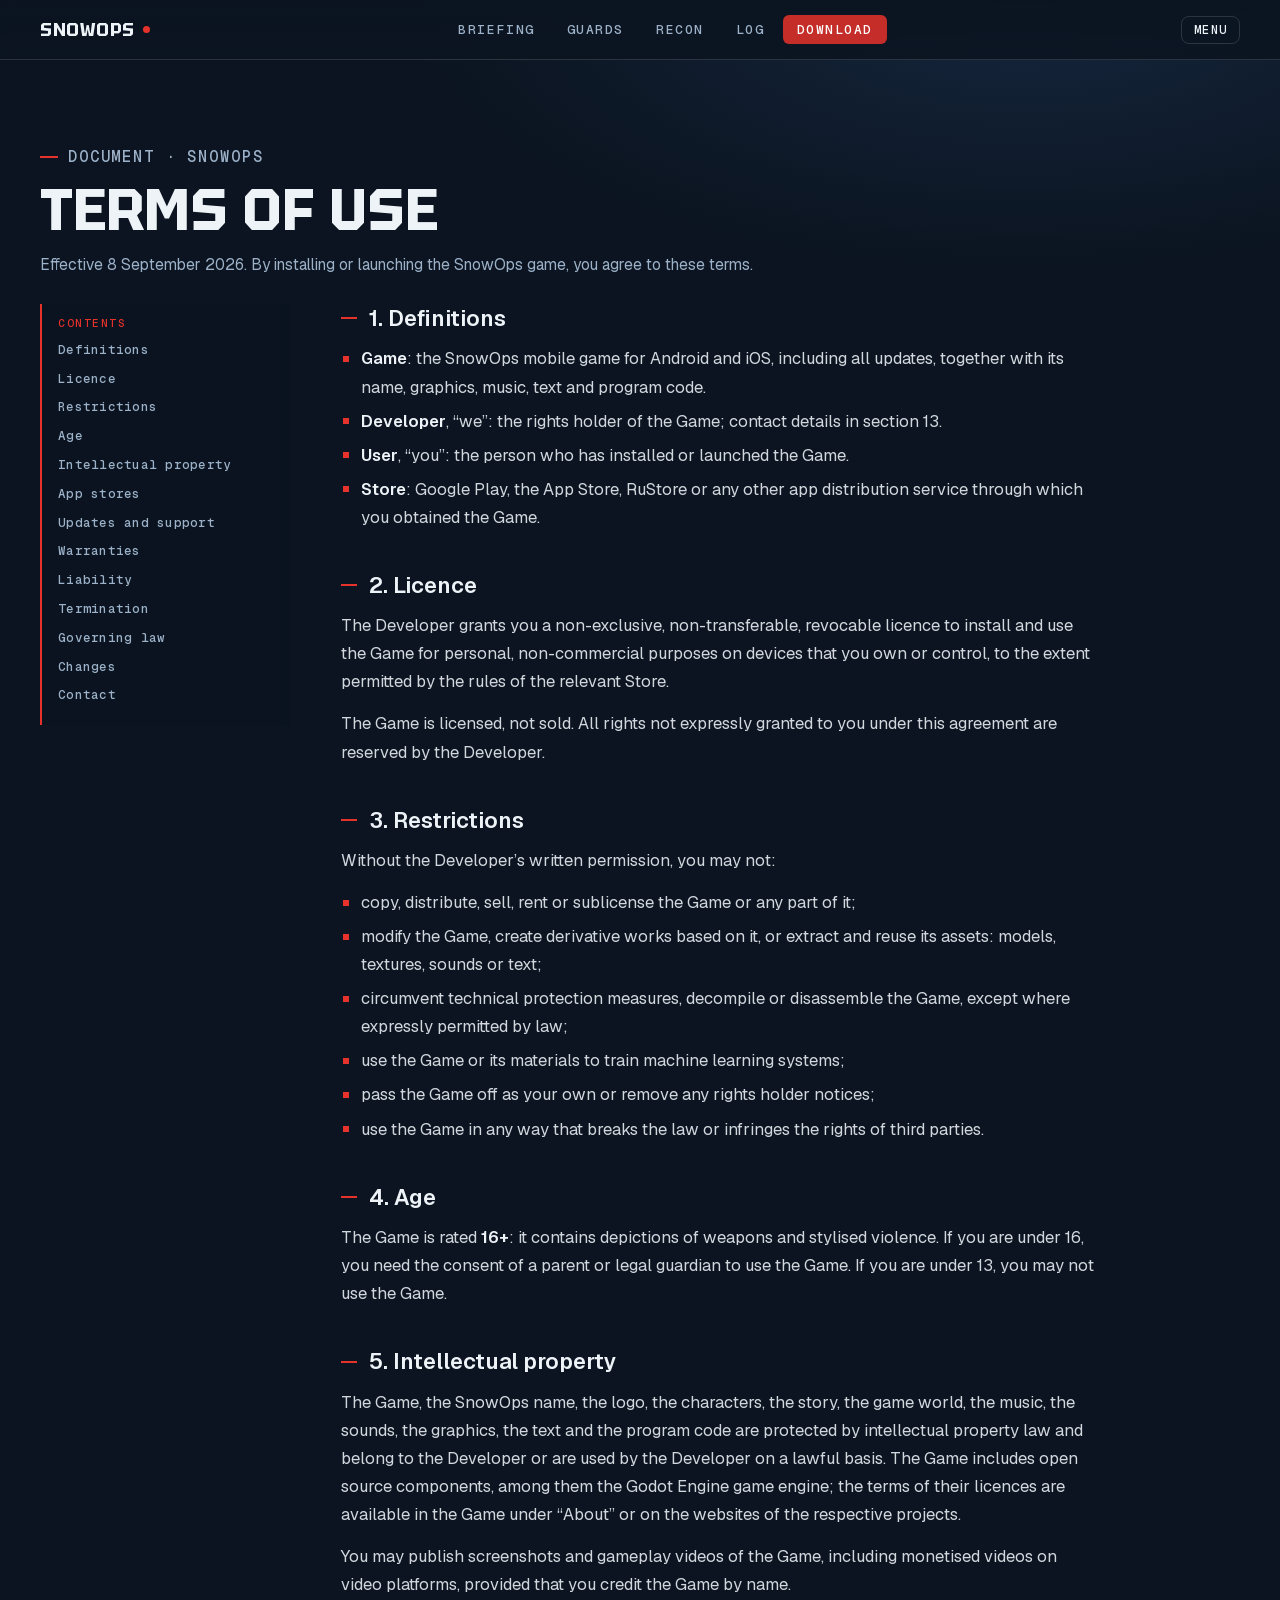
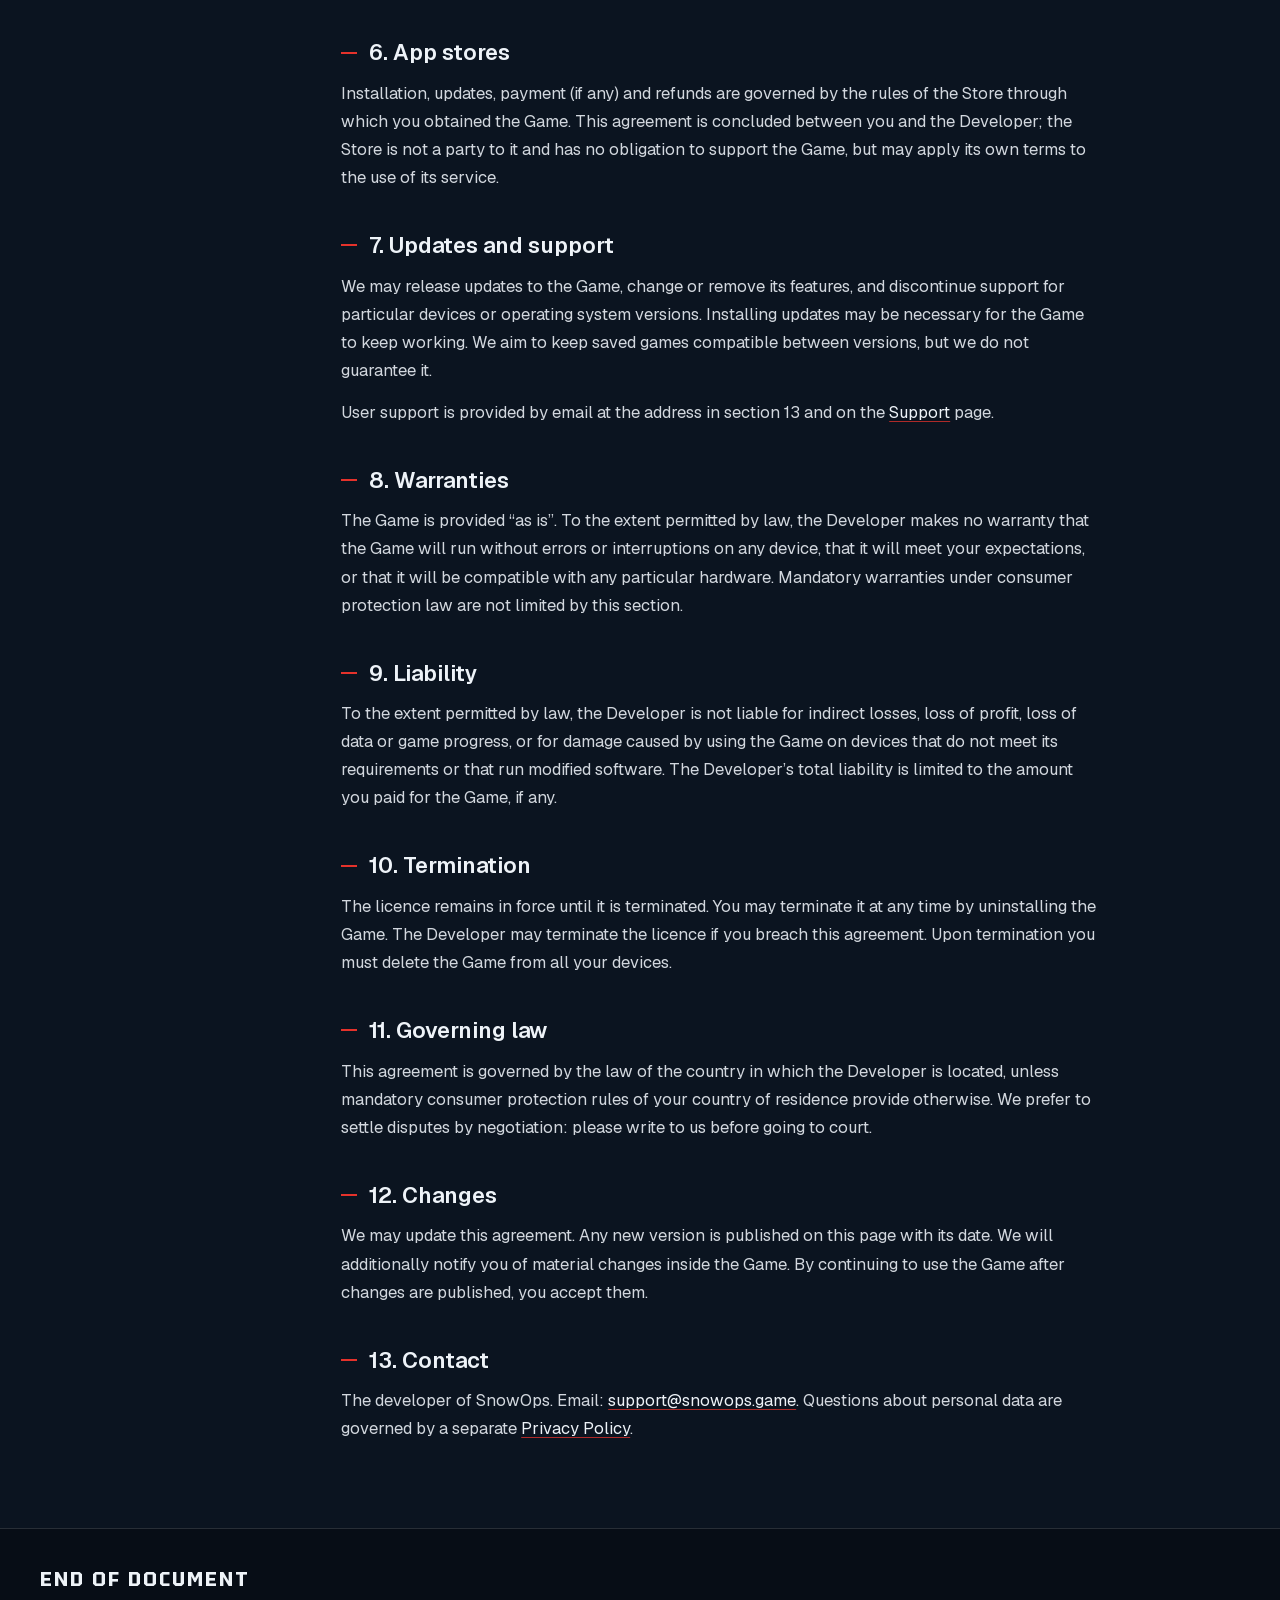
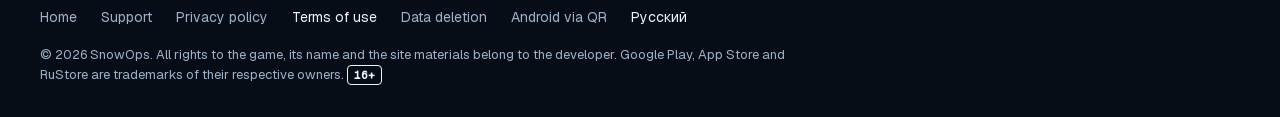
<file: en/terms.html>
<!doctype html>
<html lang="en">
<head>
  <meta charset="utf-8">
  <meta name="viewport" content="width=device-width, initial-scale=1">
  <title>Terms of Use — SnowOps</title>
  <meta name="description" content="SnowOps terms of use: licence conditions, restrictions, intellectual property, liability.">
  <meta name="theme-color" content="#0b1420">
  <link rel="canonical" href="https://romaxa55.github.io/snowops-site/en/terms.html">
  <link rel="alternate" hreflang="ru" href="https://romaxa55.github.io/snowops-site/terms.html">
  <link rel="alternate" hreflang="en" href="https://romaxa55.github.io/snowops-site/en/terms.html">
  <meta property="og:type" content="website">
  <meta property="og:site_name" content="SnowOps">
  <meta property="og:title" content="Terms of Use — SnowOps">
  <meta property="og:description" content="Licence conditions for the SnowOps game.">
  <meta property="og:url" content="https://romaxa55.github.io/snowops-site/en/terms.html">
  <meta property="og:image" content="https://romaxa55.github.io/snowops-site/assets/img/og.jpg">
  <meta property="og:locale" content="en_US">
  <link rel="icon" type="image/png" sizes="32x32" href="../assets/img/favicon-32.png">
  <link rel="icon" type="image/png" sizes="16x16" href="../assets/img/favicon-16.png">
  <link rel="apple-touch-icon" href="../assets/img/apple-touch-icon.png">
  <link rel="stylesheet" href="../assets/css/fonts.css">
  <link rel="stylesheet" href="../assets/css/fonts-geist.css?v=16e">
  <link rel="stylesheet" href="../assets/css/game.css?v=16f">
  <link rel="stylesheet" href="../assets/css/doc.css?v=16e">
</head>
<body class="doc">

<header class="top">
  <a class="top__logo" href="index.html" aria-label="Main menu">SNOWOPS<i></i></a>
  <nav class="tabs" aria-label="Sections">
    <a class="tab" href="index.html#briefing">Briefing</a>
    <a class="tab" href="index.html#intel">Guards</a>
    <a class="tab" href="index.html#recon">Recon</a>
    <a class="tab" href="index.html#log">Log</a>
    <a class="tab tab--go" href="index.html#download">Download</a>
  </nav>
  <a class="top__back" href="index.html"><span>Menu</span></a>
</header>

<main>
  <header class="legal-hero">
    <div class="wrap">
      <p class="label">Document · SnowOps</p>
      <h1>Terms of Use</h1>
      <p>Effective 8 September 2026. By installing or launching the SnowOps game, you agree to these terms.</p>
    </div>
  </header>

  <section class="legal">
    <div class="wrap">
      <nav aria-label="Contents">
        <ul class="legal__toc">
          <li><a href="#terms">Definitions</a></li>
          <li><a href="#license">Licence</a></li>
          <li><a href="#restrictions">Restrictions</a></li>
          <li><a href="#age">Age</a></li>
          <li><a href="#ip">Intellectual property</a></li>
          <li><a href="#stores">App stores</a></li>
          <li><a href="#updates">Updates and support</a></li>
          <li><a href="#warranty">Warranties</a></li>
          <li><a href="#liability">Liability</a></li>
          <li><a href="#termination">Termination</a></li>
          <li><a href="#law">Governing law</a></li>
          <li><a href="#changes">Changes</a></li>
          <li><a href="#contact">Contact</a></li>
        </ul>
      </nav>

      <article class="legal__body">
        <h2 id="terms">1. Definitions</h2>
        <ul>
          <li><strong>Game</strong>: the SnowOps mobile game for Android and iOS, including all updates, together with its name, graphics, music, text and program code.</li>
          <li><strong>Developer</strong>, “we”: the rights holder of the Game; contact details in section 13.</li>
          <li><strong>User</strong>, “you”: the person who has installed or launched the Game.</li>
          <li><strong>Store</strong>: Google Play, the App Store, RuStore or any other app distribution service through which you obtained the Game.</li>
        </ul>

        <h2 id="license">2. Licence</h2>
        <p>The Developer grants you a non-exclusive, non-transferable, revocable licence to install and use the Game for personal, non-commercial purposes on devices that you own or control, to the extent permitted by the rules of the relevant Store.</p>
        <p>The Game is licensed, not sold. All rights not expressly granted to you under this agreement are reserved by the Developer.</p>

        <h2 id="restrictions">3. Restrictions</h2>
        <p>Without the Developer’s written permission, you may not:</p>
        <ul>
          <li>copy, distribute, sell, rent or sublicense the Game or any part of it;</li>
          <li>modify the Game, create derivative works based on it, or extract and reuse its assets: models, textures, sounds or text;</li>
          <li>circumvent technical protection measures, decompile or disassemble the Game, except where expressly permitted by law;</li>
          <li>use the Game or its materials to train machine learning systems;</li>
          <li>pass the Game off as your own or remove any rights holder notices;</li>
          <li>use the Game in any way that breaks the law or infringes the rights of third parties.</li>
        </ul>

        <h2 id="age">4. Age</h2>
        <p>The Game is rated <strong>16+</strong>: it contains depictions of weapons and stylised violence. If you are under 16, you need the consent of a parent or legal guardian to use the Game. If you are under 13, you may not use the Game.</p>

        <h2 id="ip">5. Intellectual property</h2>
        <p>The Game, the SnowOps name, the logo, the characters, the story, the game world, the music, the sounds, the graphics, the text and the program code are protected by intellectual property law and belong to the Developer or are used by the Developer on a lawful basis. The Game includes open source components, among them the Godot Engine game engine; the terms of their licences are available in the Game under “About” or on the websites of the respective projects.</p>
        <p>You may publish screenshots and gameplay videos of the Game, including monetised videos on video platforms, provided that you credit the Game by name.</p>

        <h2 id="stores">6. App stores</h2>
        <p>Installation, updates, payment (if any) and refunds are governed by the rules of the Store through which you obtained the Game. This agreement is concluded between you and the Developer; the Store is not a party to it and has no obligation to support the Game, but may apply its own terms to the use of its service.</p>

        <h2 id="updates">7. Updates and support</h2>
        <p>We may release updates to the Game, change or remove its features, and discontinue support for particular devices or operating system versions. Installing updates may be necessary for the Game to keep working. We aim to keep saved games compatible between versions, but we do not guarantee it.</p>
        <p>User support is provided by email at the address in section 13 and on the <a href="support.html">Support</a> page.</p>

        <h2 id="warranty">8. Warranties</h2>
        <p>The Game is provided “as is”. To the extent permitted by law, the Developer makes no warranty that the Game will run without errors or interruptions on any device, that it will meet your expectations, or that it will be compatible with any particular hardware. Mandatory warranties under consumer protection law are not limited by this section.</p>

        <h2 id="liability">9. Liability</h2>
        <p>To the extent permitted by law, the Developer is not liable for indirect losses, loss of profit, loss of data or game progress, or for damage caused by using the Game on devices that do not meet its requirements or that run modified software. The Developer’s total liability is limited to the amount you paid for the Game, if any.</p>

        <h2 id="termination">10. Termination</h2>
        <p>The licence remains in force until it is terminated. You may terminate it at any time by uninstalling the Game. The Developer may terminate the licence if you breach this agreement. Upon termination you must delete the Game from all your devices.</p>

        <h2 id="law">11. Governing law</h2>
        <p>This agreement is governed by the law of the country in which the Developer is located, unless mandatory consumer protection rules of your country of residence provide otherwise. We prefer to settle disputes by negotiation: please write to us before going to court.</p>

        <h2 id="changes">12. Changes</h2>
        <p>We may update this agreement. Any new version is published on this page with its date. We will additionally notify you of material changes inside the Game. By continuing to use the Game after changes are published, you accept them.</p>

        <h2 id="contact">13. Contact</h2>
        <p>The developer of SnowOps. Email: <a href="mailto:support@snowops.game">support@snowops.game</a>. Questions about personal data are governed by a separate <a href="privacy.html">Privacy Policy</a>.</p>
      </article>
    </div>
  </section>
</main>

<footer class="end">
  <div class="wrap">
    <p class="end__title">End of document</p>
    <ul class="end__links">
      <li><a href="index.html">Home</a></li>
      <li><a href="support.html">Support</a></li>
      <li><a href="privacy.html">Privacy policy</a></li>
      <li><a href="terms.html" aria-current="page">Terms of use</a></li>
      <li><a href="data-deletion.html">Data deletion</a></li>
      <li><a href="../android.html?lang=en">Android via QR</a></li>
      <li><a href="../terms.html" aria-current="page" hreflang="ru" lang="ru">Русский</a></li>
    </ul>
    <p class="end__legal">© 2026 SnowOps. All rights to the game, its name and the site materials belong to the developer. Google Play, App Store and RuStore are trademarks of their respective owners. <span class="age">16+</span></p>
  </div>
</footer>
</body>
</html>
</file>
<file: assets/css/fonts.css>
/* Локальные шрифты: Golos Text (текст) и Tektur (заголовки), сабсеты cyrillic + latin.
   Источник: Google Fonts, лицензия OFL. */

@font-face {
  font-family: 'Golos Text';
  font-style: normal;
  font-weight: 400;
  font-display: swap;
  src: url(../fonts/GolosText-400-cyrillic.woff2) format('woff2');
  unicode-range: U+0301, U+0400-045F, U+0490-0491, U+04B0-04B1, U+2116;
}

@font-face {
  font-family: 'Golos Text';
  font-style: normal;
  font-weight: 400;
  font-display: swap;
  src: url(../fonts/GolosText-400-latin.woff2) format('woff2');
  unicode-range: U+0000-00FF, U+0131, U+0152-0153, U+02BB-02BC, U+02C6, U+02DA, U+02DC, U+0304, U+0308, U+0329, U+2000-206F, U+20AC, U+2122, U+2191, U+2193, U+2212, U+2215, U+FEFF, U+FFFD;
}

@font-face {
  font-family: 'Golos Text';
  font-style: normal;
  font-weight: 500;
  font-display: swap;
  src: url(../fonts/GolosText-500-cyrillic.woff2) format('woff2');
  unicode-range: U+0301, U+0400-045F, U+0490-0491, U+04B0-04B1, U+2116;
}

@font-face {
  font-family: 'Golos Text';
  font-style: normal;
  font-weight: 500;
  font-display: swap;
  src: url(../fonts/GolosText-500-latin.woff2) format('woff2');
  unicode-range: U+0000-00FF, U+0131, U+0152-0153, U+02BB-02BC, U+02C6, U+02DA, U+02DC, U+0304, U+0308, U+0329, U+2000-206F, U+20AC, U+2122, U+2191, U+2193, U+2212, U+2215, U+FEFF, U+FFFD;
}

@font-face {
  font-family: 'Golos Text';
  font-style: normal;
  font-weight: 600;
  font-display: swap;
  src: url(../fonts/GolosText-600-cyrillic.woff2) format('woff2');
  unicode-range: U+0301, U+0400-045F, U+0490-0491, U+04B0-04B1, U+2116;
}

@font-face {
  font-family: 'Golos Text';
  font-style: normal;
  font-weight: 600;
  font-display: swap;
  src: url(../fonts/GolosText-600-latin.woff2) format('woff2');
  unicode-range: U+0000-00FF, U+0131, U+0152-0153, U+02BB-02BC, U+02C6, U+02DA, U+02DC, U+0304, U+0308, U+0329, U+2000-206F, U+20AC, U+2122, U+2191, U+2193, U+2212, U+2215, U+FEFF, U+FFFD;
}

@font-face {
  font-family: 'Tektur';
  font-style: normal;
  font-weight: 500;
  font-display: swap;
  src: url(../fonts/Tektur-500-cyrillic.woff2) format('woff2');
  unicode-range: U+0301, U+0400-045F, U+0490-0491, U+04B0-04B1, U+2116;
}

@font-face {
  font-family: 'Tektur';
  font-style: normal;
  font-weight: 500;
  font-display: swap;
  src: url(../fonts/Tektur-500-latin.woff2) format('woff2');
  unicode-range: U+0000-00FF, U+0131, U+0152-0153, U+02BB-02BC, U+02C6, U+02DA, U+02DC, U+0304, U+0308, U+0329, U+2000-206F, U+20AC, U+2122, U+2191, U+2193, U+2212, U+2215, U+FEFF, U+FFFD;
}

@font-face {
  font-family: 'Tektur';
  font-style: normal;
  font-weight: 700;
  font-display: swap;
  src: url(../fonts/Tektur-700-cyrillic.woff2) format('woff2');
  unicode-range: U+0301, U+0400-045F, U+0490-0491, U+04B0-04B1, U+2116;
}

@font-face {
  font-family: 'Tektur';
  font-style: normal;
  font-weight: 700;
  font-display: swap;
  src: url(../fonts/Tektur-700-latin.woff2) format('woff2');
  unicode-range: U+0000-00FF, U+0131, U+0152-0153, U+02BB-02BC, U+02C6, U+02DA, U+02DC, U+0304, U+0308, U+0329, U+2000-206F, U+20AC, U+2122, U+2191, U+2193, U+2212, U+2215, U+FEFF, U+FFFD;
}
</file>
<file: assets/css/fonts-geist.css>
/* Geist и Geist Mono (SIL OFL 1.1), латиница и кириллица, локально. */
@font-face {
  font-family: 'Geist';
  font-style: normal;
  font-weight: 400 600;
  font-display: swap;
  src: url('../fonts/Geist-cyrillic.woff2') format('woff2');
  unicode-range: U+0301, U+0400-045F, U+0490-0491, U+04B0-04B1, U+2116;
}
@font-face {
  font-family: 'Geist';
  font-style: normal;
  font-weight: 400 600;
  font-display: swap;
  src: url('../fonts/Geist-latin.woff2') format('woff2');
  unicode-range: U+0000-00FF, U+0131, U+0152-0153, U+02BB-02BC, U+02C6, U+02DA, U+02DC, U+0304, U+0308, U+0329, U+2000-206F, U+20AC, U+2122, U+2191, U+2193, U+2212, U+2215, U+FEFF, U+FFFD;
}
@font-face {
  font-family: 'Geist Mono';
  font-style: normal;
  font-weight: 400 500;
  font-display: swap;
  src: url('../fonts/GeistMono-cyrillic.woff2') format('woff2');
  unicode-range: U+0301, U+0400-045F, U+0490-0491, U+04B0-04B1, U+2116;
}
@font-face {
  font-family: 'Geist Mono';
  font-style: normal;
  font-weight: 400 500;
  font-display: swap;
  src: url('../fonts/GeistMono-latin.woff2') format('woff2');
  unicode-range: U+0000-00FF, U+0131, U+0152-0153, U+02BB-02BC, U+02C6, U+02DA, U+02DC, U+0304, U+0308, U+0329, U+2000-206F, U+20AC, U+2122, U+2191, U+2193, U+2212, U+2215, U+FEFF, U+FFFD;
}
</file>
<file: assets/css/game.css>
/* SnowOps — сайт как игра: один экран, без прокрутки. Главное меню, экраны
   разделов, вкладки Q/E, листалка ◀ ▶, смена экрана шторкой. Без JS — обычная
   страница, все разделы подряд. */

:root {
  --night: #0b1420;
  --night-2: #101c2c;
  --steel: #2b3d57;
  --steel-2: #1a2738;
  --snow: #eef3f8;
  --mute: #9db2c9;
  --dim: #6f8399;
  --red: #e5322b;
  --amber: #f2b33d;
  --paper: #f4f3ee;
  --ink: #141413;
  --ink-2: #5e5d59;
  --line: rgba(238, 243, 248, .14);
  --brand: 'Tektur', 'Geist', system-ui, sans-serif;
  --sans: 'Geist', 'Golos Text', system-ui, -apple-system, 'Segoe UI', sans-serif;
  --mono: 'Geist Mono', ui-monospace, 'SFMono-Regular', Menlo, monospace;
  --wrap: 1240px;
  --pad: clamp(16px, 3.4vw, 40px);
  --top: 60px;
  --hint: 50px;
  --ease: cubic-bezier(.2, .7, .2, 1);
}

*, *::before, *::after { box-sizing: border-box; }
html { -webkit-text-size-adjust: 100%; }
body {
  margin: 0; background: var(--night); color: var(--snow);
  font: 400 16px/1.55 var(--sans); -webkit-font-smoothing: antialiased;
}
img { display: block; max-width: 100%; height: auto; }
a { color: inherit; }
button { font: inherit; color: inherit; }
ul, ol { margin: 0; padding: 0; list-style: none; }
h1, h2, h3, p, figure, dl, dd { margin: 0; }
kbd {
  display: inline-block; min-width: 1.7em; padding: 1px 6px; margin: 0 2px;
  border: 1px solid currentColor; border-radius: 4px; opacity: .85;
  font: 500 11px/1.5 var(--mono); text-align: center;
}
:focus-visible { outline: 2px solid var(--red); outline-offset: 3px; }
.wrap { width: 100%; max-width: calc(var(--wrap) + 2 * var(--pad)); margin: 0 auto; padding: 0 var(--pad); }
.skip { position: absolute; left: -9999px; top: 8px; z-index: 100; padding: 8px 14px; background: var(--red); color: #fff; }
.skip:focus { left: 8px; }

.label {
  display: flex; align-items: center; gap: 10px;
  font: 500 12px/1.4 var(--mono); letter-spacing: .12em; text-transform: uppercase; color: var(--mute);
}
.label::before { content: ''; width: 18px; height: 2px; background: var(--red); flex: none; }
h2 { margin-top: 10px; font: 700 clamp(30px, 4.4vw, 56px)/1.02 var(--brand); letter-spacing: -.01em; text-transform: uppercase; }
.head { margin-bottom: clamp(16px, 3vh, 32px); }
.head--row { display: flex; align-items: flex-end; justify-content: space-between; gap: 24px; }
.head__note { max-width: 440px; color: var(--mute); font-size: 15px; text-align: right; }
.head__note a { color: var(--snow); }
.head__note b { color: var(--snow); }

/* ================= ЭКРАНЫ ================= */
/* Без JS: всё подряд, обычная страница. */
.no-js .screen { position: relative; padding: 80px 0; }
.no-js .screen--menu { min-height: 100vh; padding: 0; }
.no-js .hint, .no-js .scene, .no-js .boot { display: none; }
.no-js .top { position: sticky; top: 0; }

/* С JS: один экран, без прокрутки. */
.js, .js body { height: 100%; overflow: hidden; overscroll-behavior: none; }
.js .screens { position: fixed; inset: 0; }
.js .screen {
  position: absolute; inset: 0; display: flex; flex-direction: column;
  padding: var(--top) 0 var(--hint); visibility: hidden; opacity: 0;
}
.js .screen.is-active { visibility: visible; opacity: 1; z-index: 1; }
.js .screen--menu { padding: 0; }
.screen__body {
  flex: 1; min-height: 0; display: flex; flex-direction: column; justify-content: center;
  padding-top: clamp(10px, 2.5vh, 28px); padding-bottom: clamp(10px, 2.5vh, 28px);
  overflow: auto; scrollbar-width: none;
}
.screen__body::-webkit-scrollbar { display: none; }
.screen--paper { background: radial-gradient(120% 80% at 10% 0%, rgba(255, 255, 255, .7), rgba(255, 255, 255, 0) 60%), var(--paper); color: var(--ink); }
.screen--paper .label { color: var(--ink-2); }
.screen--steel { background: linear-gradient(180deg, var(--steel-2), var(--night-2)); }
.screen--night { background: radial-gradient(90% 60% at 80% 0%, #15263d 0%, var(--night) 60%); }
.screen--dim { background: linear-gradient(90deg, rgba(11, 20, 32, .97) 30%, rgba(11, 20, 32, .82)), url('../img/real/02-baza-s-kholma-800.webp') center / cover no-repeat; }
#intel { background: radial-gradient(80% 60% at 70% 30%, #13233a 0%, var(--night) 70%); }

/* Вход на экран: элементы встают по очереди. */
.screen.is-enter .head, .screen.is-enter .pager, .screen.is-enter .intel, .screen.is-enter .kit,
.screen.is-enter .recon, .screen.is-enter .log__main, .screen.is-enter .classified, .screen.is-enter .dl-foot {
  animation: rise .55s var(--ease) backwards;
}
.screen.is-enter .pager, .screen.is-enter .intel, .screen.is-enter .recon, .screen.is-enter .classified { animation-delay: .08s; }
.screen.is-enter .kit, .screen.is-enter .dl-foot { animation-delay: .16s; }
.screen.is-enter .gear { animation: slot .5s var(--ease) backwards; }
.screen.is-enter .gear:nth-child(2) { animation-delay: .07s; }
.screen.is-enter .gear:nth-child(3) { animation-delay: .14s; }
.screen.is-enter .gear:nth-child(4) { animation-delay: .21s; }
.screen.is-enter .wall .monitor img, .screen.is-enter .recon__main img, .screen.is-enter .intel__screen img { animation: camOn .7s var(--ease) backwards; }
.screen.is-enter .wall li:nth-child(2) img { animation-delay: .06s; }
.screen.is-enter .wall li:nth-child(3) img { animation-delay: .12s; }
.screen.is-enter .wall li:nth-child(4) img { animation-delay: .18s; }
.screen.is-enter .wall li:nth-child(5) img { animation-delay: .24s; }
.screen.is-enter .wall li:nth-child(6) img { animation-delay: .30s; }
.screen.is-enter .wall li:nth-child(7) img { animation-delay: .36s; }
.screen.is-enter .wall li:nth-child(8) img { animation-delay: .42s; }

/* ================= ВЕРХ: вкладки ================= */
.top {
  position: fixed; z-index: 50; top: 0; left: 0; right: 0; height: var(--top);
  display: flex; align-items: center; gap: 16px; padding: 0 var(--pad);
  background: linear-gradient(180deg, rgba(11, 20, 32, .96), rgba(11, 20, 32, .86));
  border-bottom: 1px solid var(--line); backdrop-filter: blur(8px); -webkit-backdrop-filter: blur(8px);
  transition: transform .35s var(--ease);
}
.on-menu .top { transform: translateY(-110%); }
.top__logo { display: inline-flex; align-items: center; gap: 8px; text-decoration: none; font: 700 18px/1 var(--brand); letter-spacing: .04em; }
.top__logo i { width: 7px; height: 7px; border-radius: 50%; background: var(--red); animation: beacon 2.4s ease-in-out infinite; }
.tabs { flex: 1; display: flex; justify-content: center; align-items: center; gap: 4px; }
.tabs__key { opacity: .5; margin: 0 8px; }
.tab {
  position: relative; padding: 8px 14px; text-decoration: none; border-radius: 6px;
  font: 500 13px/1 var(--mono); letter-spacing: .12em; text-transform: uppercase; color: var(--mute);
  transition: color .15s, background .15s;
}
.tab:hover { color: var(--snow); background: rgba(238, 243, 248, .06); }
.tab.is-on { color: var(--snow); background: rgba(238, 243, 248, .1); }
.tab.is-on::after { content: ''; position: absolute; left: 14px; right: 14px; bottom: -11px; height: 2px; background: var(--red); }
.tab--go { color: #fff; background: rgba(229, 50, 43, .85); }
.tab--go:hover, .tab--go.is-on { background: var(--red); }
.top__back { display: inline-flex; align-items: center; gap: 8px; padding: 7px 12px; border: 1px solid var(--line); border-radius: 8px; text-decoration: none; font: 500 12px/1 var(--mono); text-transform: uppercase; letter-spacing: .1em; }
.top__back:hover { border-color: var(--snow); }
@media (max-width: 900px) {
  .tabs__key { display: none; }
  .tab { padding: 8px 9px; font-size: 12px; letter-spacing: .06em; }
}
@media (max-width: 640px) {
  :root { --top: 52px; --hint: 56px; }
  .top { gap: 6px; padding: 0 8px; }
  .top__logo { display: none; }
  .top__back kbd { display: none; }
  .top__back { padding: 7px 9px; font-size: 11px; letter-spacing: .04em; }
  .tabs { justify-content: space-between; gap: 0; }
  .tab { padding: 8px 5px; font-size: 10.5px; letter-spacing: .02em; }
  .tab.is-on::after { left: 5px; right: 5px; bottom: -8px; }
}

/* ================= НИЗ: подсказки и листалка ================= */
.hint {
  position: fixed; z-index: 50; left: 0; right: 0; bottom: 0; height: calc(var(--hint) + env(safe-area-inset-bottom));
  padding: 0 var(--pad) env(safe-area-inset-bottom);
  display: flex; align-items: center; gap: 14px;
  background: linear-gradient(0deg, rgba(11, 20, 32, .96), rgba(11, 20, 32, .82));
  border-top: 1px solid var(--line); backdrop-filter: blur(8px); -webkit-backdrop-filter: blur(8px);
  font: 500 12px/1 var(--mono); letter-spacing: .06em; color: var(--mute);
  transition: transform .35s var(--ease);
}
.on-menu .hint { transform: translateY(110%); }
.hint__keys { flex: 1; }
.hint__count { min-width: 96px; text-align: center; color: var(--snow); letter-spacing: .12em; text-transform: uppercase; }
.hint__btn {
  width: 40px; height: 34px; border: 1px solid var(--line); border-radius: 8px; background: transparent; cursor: pointer;
  font-size: 12px; color: var(--snow);
}
.hint__btn:hover { border-color: var(--snow); }
.hint__btn[hidden] { display: inline-block; visibility: hidden; }
.hint__legal { margin-left: auto; color: var(--dim); }
.hint .age { margin-left: 4px; }
@media (hover: none), (max-width: 760px) { .hint__keys { display: none; } .hint { justify-content: center; } .hint__legal { display: none; } .hint__btn { width: 64px; height: 40px; font-size: 14px; } }

/* ================= ЗАГРУЗКА ================= */
.js .boot {
  position: fixed; inset: 0; z-index: 90; display: grid; place-items: center;
  background: radial-gradient(120% 90% at 50% 40%, #13233a 0%, var(--night) 70%);
  transition: opacity .5s var(--ease), visibility .5s;
}
.booted .boot, .no-boot .boot { opacity: 0; visibility: hidden; pointer-events: none; }
.boot__inner { width: min(520px, 86vw); }
.boot__logo { font: 700 clamp(42px, 9vw, 72px)/1 var(--brand); letter-spacing: .04em; }
.boot__line { display: flex; justify-content: space-between; margin-top: 28px; font: 500 12px/1 var(--mono); letter-spacing: .14em; text-transform: uppercase; color: var(--mute); }
.boot__bar { height: 3px; margin-top: 10px; background: var(--steel); overflow: hidden; }
.boot__bar i { display: block; height: 100%; width: 0; background: var(--red); transition: width .12s linear; }
.boot__tip { margin-top: 22px; color: var(--mute); font-size: 15px; min-height: 3em; }
.boot__tip b { color: var(--snow); font-weight: 600; }
.boot__skip { margin-top: 26px; font: 500 11px/1 var(--mono); letter-spacing: .16em; text-transform: uppercase; color: var(--dim); animation: blink 1.4s steps(2, start) infinite; }

/* ================= СМЕНА ЭКРАНА ================= */
.js .scene { position: fixed; inset: 0; z-index: 65; pointer-events: none; }
.scene__sweep {
  position: absolute; inset: 0; opacity: 0;
  background:
    linear-gradient(100deg, transparent 0%, transparent 38%, rgba(238, 243, 248, .10) 46%, rgba(229, 50, 43, .22) 50%, rgba(238, 243, 248, .10) 54%, transparent 62%, transparent 100%),
    repeating-linear-gradient(0deg, rgba(0, 0, 0, .3) 0 1px, transparent 1px 3px),
    rgba(6, 11, 18, .55);
  background-size: 260% 100%, auto, auto;
}
.scene__band {
  position: absolute; left: 0; right: 0; top: 50%; height: 124px; margin-top: -62px;
  display: grid; align-content: center; justify-items: center; gap: 9px;
  background: linear-gradient(90deg, rgba(11, 20, 32, .3), rgba(11, 20, 32, .97) 16%, rgba(11, 20, 32, .97) 84%, rgba(11, 20, 32, .3));
  border-top: 1px solid rgba(229, 50, 43, .75); border-bottom: 1px solid rgba(229, 50, 43, .75);
  clip-path: inset(50% 0 50% 0);
}
.scene__num { font: 500 12px/1 var(--mono); letter-spacing: .3em; color: var(--red); text-transform: uppercase; }
.scene__name { font: 700 clamp(26px, 4.4vw, 50px)/1 var(--brand); letter-spacing: .06em; text-transform: uppercase; color: var(--snow); }
.scene__load { width: min(280px, 60vw); height: 2px; background: rgba(238, 243, 248, .16); overflow: hidden; }
.scene__load i { display: block; height: 100%; width: 100%; background: var(--red); transform: scaleX(0); transform-origin: 0 50%; }
.scene.is-on .scene__sweep { animation: sweep .78s var(--ease) both; }
.scene.is-on .scene__band { animation: band .78s var(--ease) both; }
.scene.is-on .scene__load i { animation: load .42s .1s linear both; }
.scene.is-on .scene__name { animation: jitter .36s .08s steps(3, end) both; }

/* ================= ГЛАВНОЕ МЕНЮ ================= */
.screen--menu { justify-content: center; overflow: hidden; isolation: isolate; }
.title__bg { position: absolute; inset: 0; z-index: -2; }
.title__bg img { width: 100%; height: 100%; object-fit: cover; object-position: 60% 50%; animation: drift 38s ease-in-out infinite alternate; }
.title__shade {
  position: absolute; inset: 0; z-index: -1;
  background:
    linear-gradient(90deg, rgba(11, 20, 32, .94) 0%, rgba(11, 20, 32, .78) 34%, rgba(11, 20, 32, .18) 64%, rgba(11, 20, 32, .05) 100%),
    linear-gradient(0deg, rgba(11, 20, 32, .85) 0%, rgba(11, 20, 32, 0) 24%),
    repeating-linear-gradient(0deg, rgba(0, 0, 0, .06) 0 1px, transparent 1px 3px);
}
.title__body { padding-top: 40px; padding-bottom: 70px; }
.tag { display: inline-flex; align-items: center; gap: 10px; font: 500 12px/1 var(--mono); letter-spacing: .14em; text-transform: uppercase; color: var(--mute); }
.dot { width: 8px; height: 8px; border-radius: 50%; background: var(--red); animation: beacon 2.4s ease-in-out infinite; }
.title__name { margin-top: 18px; font: 700 clamp(60px, 12vw, 156px)/.88 var(--brand); letter-spacing: .01em; text-shadow: 0 4px 40px rgba(0, 0, 0, .35); }
.title__sub { margin-top: 16px; font: 500 clamp(18px, 2.2vw, 24px)/1.25 var(--sans); max-width: 560px; }
.title__lead { margin-top: 12px; max-width: 520px; color: rgba(238, 243, 248, .78); font-size: 15px; }
.mainmenu { margin-top: 24px; max-width: 420px; border-top: 1px solid var(--line); padding-top: 8px; }
.menu__item {
  position: relative; display: flex; align-items: baseline; gap: 12px; width: 100%;
  padding: 8px 0 8px 26px; border: 0; background: none; cursor: pointer; text-align: left; text-decoration: none;
  font: 500 clamp(17px, 2vw, 22px)/1.2 var(--brand); text-transform: uppercase; letter-spacing: .04em;
  color: rgba(238, 243, 248, .72); transition: color .15s, padding .2s var(--ease);
}
.menu__item small { font: 400 12px/1 var(--mono); text-transform: lowercase; letter-spacing: .06em; color: var(--mute); }
.menu__item::before {
  content: ''; position: absolute; left: 4px; top: 50%; width: 0; height: 0; margin-top: -6px;
  border: 6px solid transparent; border-left: 9px solid var(--red); opacity: 0; transition: opacity .15s;
}
.menu__item:hover, .menu__item:focus-visible, .menu__item.is-sel { color: var(--snow); padding-left: 32px; outline: none; }
.menu__item:hover::before, .menu__item:focus-visible::before, .menu__item.is-sel::before { opacity: 1; }
.menu__item--go { color: var(--snow); }
.goals {
  position: absolute; right: var(--pad); top: 50%; transform: translateY(-50%);
  width: 220px; padding: 16px 18px; border-left: 2px solid var(--red);
  background: rgba(11, 20, 32, .62); backdrop-filter: blur(6px); -webkit-backdrop-filter: blur(6px);
  font: 500 12px/1.6 var(--mono); letter-spacing: .04em;
}
.goals__title { color: var(--red); text-transform: uppercase; letter-spacing: .14em; font-size: 11px; margin-bottom: 8px; }
.goals li { position: relative; padding-left: 20px; color: rgba(238, 243, 248, .72); }
.goals li::before { content: ''; position: absolute; left: 0; top: .5em; width: 9px; height: 9px; border: 1px solid currentColor; }
.goals li.is-done { color: rgba(238, 243, 248, .45); text-decoration: line-through; }
.goals li.is-done::before { background: var(--red); border-color: var(--red); }
.title__foot {
  position: absolute; left: 0; right: 0; bottom: 0; display: flex; justify-content: space-between; align-items: center; gap: 16px;
  padding: 0 var(--pad) calc(16px + env(safe-area-inset-bottom));
  font: 400 11px/1.4 var(--mono); letter-spacing: .08em; color: rgba(238, 243, 248, .6);
}
.title__foot .legal { display: flex; flex-wrap: wrap; gap: 4px 18px; }
.title__foot .legal a { text-decoration: none; }
.title__foot .legal a:hover { color: var(--snow); }
.title__ver b { color: var(--snow); }
@media (max-width: 1100px) { .goals { display: none; } }
@media (max-width: 760px) {
  .title__shade { background: linear-gradient(0deg, var(--night) 10%, rgba(11, 20, 32, .84) 50%, rgba(11, 20, 32, .3) 100%); }
  .screen--menu { justify-content: flex-end; }
  .title__body { padding-top: 0; padding-bottom: 92px; }
  .title__foot { flex-direction: column; align-items: flex-start; gap: 6px; }
}
@media (max-height: 760px) { .title__lead { display: none; } .title__name { font-size: clamp(54px, 10vw, 120px); } }
@media (max-height: 620px) { .title__sub { display: none; } }

/* ================= БРИФИНГ ================= */
.brief { display: grid; grid-template-columns: minmax(0, 1.15fr) minmax(0, .85fr); grid-template-rows: auto 1fr; gap: clamp(18px, 3vh, 34px) clamp(28px, 5vw, 72px); align-items: start; }
.brief__doc { grid-row: span 2; }
.brief__lead { margin-top: 18px; font-size: clamp(17px, 1.6vw, 21px); line-height: 1.5; }
.brief__more { margin-top: 12px; color: var(--ink-2); }
.orders { border-top: 1px solid rgba(20, 20, 19, .16); counter-reset: o; }
.orders li { display: grid; grid-template-columns: 30px 140px 1fr; gap: 10px; padding: 10px 0; border-bottom: 1px solid rgba(20, 20, 19, .16); counter-increment: o; font-size: 15px; }
.orders li::before { content: counter(o, decimal-leading-zero); font: 500 12px/1.7 var(--mono); color: var(--red); }
.orders b { font: 600 12px/1.7 var(--mono); text-transform: uppercase; letter-spacing: .1em; }
.facts { margin-top: 16px; display: grid; gap: 6px; }
.facts li { position: relative; padding-left: 24px; color: var(--ink-2); font-size: 15px; }
.facts li::before { content: '✓'; position: absolute; left: 0; color: var(--red); font-weight: 600; }
.brief__photo { grid-column: 2; grid-row: 1; position: relative; max-width: 420px; justify-self: end; padding: 10px 10px 12px; background: #fff; box-shadow: 0 20px 50px rgba(20, 20, 19, .18), 0 2px 6px rgba(20, 20, 19, .12); transform: rotate(1.6deg); }
.brief__side { grid-column: 2; grid-row: 2; }
.brief__photo::before { content: ''; position: absolute; top: -14px; left: 34px; width: 22px; height: 50px; border: 3px solid #9aa3ad; border-radius: 12px; border-bottom-color: transparent; transform: rotate(-8deg); }
.brief__photo figcaption { margin-top: 10px; font: 500 12px/1.4 var(--mono); color: var(--ink-2); letter-spacing: .04em; }
.stamp {
  position: absolute; right: -14px; bottom: 54px; padding: 6px 12px; border: 3px solid var(--red); border-radius: 4px;
  color: var(--red); font: 700 18px/1 var(--brand); text-transform: uppercase; letter-spacing: .12em; transform: rotate(-12deg); opacity: .86;
  mix-blend-mode: multiply;
}

/* ================= МОНИТОР ================= */
.monitor { position: relative; display: block; overflow: hidden; background: #000; border-radius: 6px; isolation: isolate; }
.monitor img { width: 100%; aspect-ratio: 16 / 9; object-fit: cover; filter: saturate(.85) contrast(1.04); }
.monitor::before {
  content: ''; position: absolute; inset: 0; z-index: 1; pointer-events: none;
  background: repeating-linear-gradient(0deg, rgba(0, 0, 0, .14) 0 1px, transparent 1px 3px), radial-gradient(120% 90% at 50% 50%, transparent 60%, rgba(0, 0, 0, .45) 100%);
}
.monitor::after {
  content: ''; position: absolute; inset: 10px; z-index: 2; pointer-events: none; opacity: .8;
  background:
    linear-gradient(var(--snow), var(--snow)) 0 0 / 16px 2px no-repeat, linear-gradient(var(--snow), var(--snow)) 0 0 / 2px 16px no-repeat,
    linear-gradient(var(--snow), var(--snow)) 100% 0 / 16px 2px no-repeat, linear-gradient(var(--snow), var(--snow)) 100% 0 / 2px 16px no-repeat,
    linear-gradient(var(--snow), var(--snow)) 0 100% / 16px 2px no-repeat, linear-gradient(var(--snow), var(--snow)) 0 100% / 2px 16px no-repeat,
    linear-gradient(var(--snow), var(--snow)) 100% 100% / 16px 2px no-repeat, linear-gradient(var(--snow), var(--snow)) 100% 100% / 2px 16px no-repeat;
}
.monitor__ui { position: absolute; inset: 0; z-index: 3; pointer-events: none; font: 500 12px/1 var(--mono); letter-spacing: .1em; text-transform: uppercase; color: var(--snow); text-shadow: 0 1px 2px rgba(0, 0, 0, .6); }
.monitor__ui > * { position: absolute; }
.monitor__rec { top: 20px; left: 24px; display: flex; align-items: center; gap: 7px; }
.monitor__rec i { width: 9px; height: 9px; border-radius: 50%; background: var(--red); animation: blink 1.2s steps(2, start) infinite; }
.monitor__ui .monitor__cam { bottom: 20px; left: 24px; }
.monitor > .monitor__cam { position: absolute; z-index: 3; bottom: 12px; left: 16px; font: 500 10px/1 var(--mono); letter-spacing: .1em; color: var(--snow); text-shadow: 0 1px 2px rgba(0, 0, 0, .7); }
.monitor__time { top: 20px; right: 24px; }
.monitor__mood { bottom: 14px; right: 20px; font: 700 34px/1 var(--brand); color: var(--amber); }
.monitor__mood.is-alert { color: var(--red); }
.monitor__mood.is-calm { color: rgba(238, 243, 248, .5); }
.monitor__noise {
  position: absolute; inset: 0; z-index: 2; opacity: 0; pointer-events: none;
  background: repeating-linear-gradient(0deg, rgba(255, 255, 255, .22) 0 1px, rgba(0, 0, 0, .3) 1px 2px, transparent 2px 4px), repeating-linear-gradient(90deg, rgba(255, 255, 255, .08) 0 2px, transparent 2px 5px), #2a3340;
  background-size: 100% 6px, 9px 100%, auto;
}
.is-switch .monitor__noise { animation: snow .32s steps(4, end) both; }

/* ================= КАК ДУМАЕТ ОХРАНА ================= */
.intel { display: grid; grid-template-columns: minmax(0, .9fr) minmax(0, 1.3fr); gap: clamp(20px, 3.5vw, 48px); align-items: start; }
.intel__list { border-top: 1px solid var(--line); }
.intel__item { border-bottom: 1px solid var(--line); }
.intel__item button { display: flex; align-items: baseline; gap: 14px; width: 100%; padding: 12px 0; border: 0; background: none; cursor: pointer; text-align: left; }
.intel__n { font: 500 12px/1 var(--mono); color: var(--dim); }
.intel__t { font: 600 clamp(17px, 1.6vw, 21px)/1.2 var(--sans); color: rgba(238, 243, 248, .6); transition: color .2s; }
.intel__item p { padding: 0 0 14px 30px; color: var(--mute); font-size: 15px; }
.intel__item.is-on .intel__n { color: var(--red); }
.intel__item.is-on .intel__t, .intel__item button:hover .intel__t { color: var(--snow); }
.intel__item:not(.is-on) p { display: none; }
.intel__thumb { display: none; }
.intel__screen { box-shadow: 0 30px 80px rgba(0, 0, 0, .45); }
.kit { display: grid; grid-template-columns: repeat(4, minmax(0, 1fr)); gap: 1px; margin-top: clamp(16px, 3vh, 32px); background: var(--line); border: 1px solid var(--line); }
.kit li { padding: 14px 16px; background: var(--night); }
.kit b { display: block; font: 600 11px/1.4 var(--mono); text-transform: uppercase; letter-spacing: .12em; margin-bottom: 6px; }
.kit b::before { content: '■ '; color: var(--red); }
.kit span { color: var(--mute); font-size: 13.5px; line-height: 1.45; }
@media (max-height: 820px) { .kit { display: none; } }

/* ================= РАЗВЕДКА ================= */
.trailer { max-width: 1180px; margin: 0 auto; box-shadow: 0 30px 80px rgba(0, 0, 0, .45); }
.trailer video { display: block; width: 100%; height: auto; aspect-ratio: 1920 / 804; background: #000; }
.recon { display: grid; grid-template-columns: minmax(0, 1fr) minmax(0, .5fr); gap: 14px; align-items: start; }
.recon__main { box-shadow: 0 30px 80px rgba(0, 0, 0, .45); cursor: zoom-in; }
.recon__main figcaption { position: absolute; z-index: 3; left: 0; right: 0; bottom: 0; padding: 40px 24px 18px; background: linear-gradient(0deg, rgba(4, 8, 14, .9), transparent); font: 500 14px/1.4 var(--mono); letter-spacing: .03em; }
.recon__main .monitor__ui .monitor__cam { top: 20px; left: auto; right: 120px; bottom: auto; }
.wall { display: grid; grid-template-columns: repeat(2, minmax(0, 1fr)); gap: 10px; padding: 10px; background: #070d16; border: 1px solid var(--line); border-radius: 10px; }
.wall .monitor { cursor: pointer; outline: 2px solid transparent; outline-offset: 2px; transition: outline-color .15s; }
.wall .monitor img { filter: saturate(.6) brightness(.7); transition: filter .2s; }
.wall .monitor:hover img, .wall .monitor.is-on img { filter: saturate(.95) brightness(1); }
.wall .monitor.is-on { outline-color: var(--red); }
.wall .monitor::after { inset: 6px; background-size: 10px 2px, 2px 10px, 10px 2px, 2px 10px, 10px 2px, 2px 10px, 10px 2px, 2px 10px; }

/* ================= ЖУРНАЛ ================= */
.log { flex-direction: row; align-items: center; gap: clamp(28px, 5vw, 72px); }
.log__main { flex: 1.4; }
.log__list { border-top: 1px solid var(--line); counter-reset: l; }
.log__list li { display: grid; grid-template-columns: 62px 1fr; gap: 12px; padding: 12px 0; border-bottom: 1px solid var(--line); counter-increment: l; font-size: 17px; }
.log__list li::before { content: '+ ' counter(l, decimal-leading-zero); font: 500 12px/1.9 var(--mono); color: var(--red); }
.log__more { margin-top: 16px; font: 500 13px/1.5 var(--mono); letter-spacing: .06em; }
.log__more a { color: var(--mute); text-decoration: none; border-bottom: 1px solid currentColor; }
.log__more a:hover { color: var(--snow); }
.classified { flex: 1; position: relative; padding: 28px 26px; border: 1px dashed rgba(238, 243, 248, .25); border-radius: 10px; color: var(--mute); }
.classified b { color: var(--snow); }
.classified .stamp { position: static; display: inline-block; margin-bottom: 16px; transform: rotate(-6deg); mix-blend-mode: normal; }

/* ================= СНАРЯЖЕНИЕ ================= */
.loadout { display: grid; grid-template-columns: repeat(4, minmax(0, 1fr)); gap: 14px; }
.gear {
  position: relative; display: flex; flex-direction: column; padding: 18px 18px 18px;
  border: 1px solid var(--line); border-radius: 10px;
  background: linear-gradient(180deg, rgba(43, 61, 87, .35), rgba(11, 20, 32, .2));
  transition: border-color .2s, transform .25s var(--ease), box-shadow .25s;
}
.gear:hover, .gear:focus-within { border-color: rgba(229, 50, 43, .7); transform: translateY(-4px); box-shadow: 0 18px 40px rgba(0, 0, 0, .35); }
.gear__slot { font: 500 11px/1 var(--mono); letter-spacing: .14em; text-transform: uppercase; color: var(--dim); }
.gear h3 { margin-top: 10px; font: 700 24px/1.1 var(--brand); text-transform: uppercase; letter-spacing: .02em; }
.gear dl { display: grid; grid-template-columns: auto 1fr; gap: 5px 12px; margin-top: 14px; font-size: 14px; }
.gear dt { font: 500 11px/1.9 var(--mono); letter-spacing: .1em; text-transform: uppercase; color: var(--dim); }
.gear__how { margin-top: 12px; color: var(--mute); font-size: 13.5px; flex: 1; }
.gear__go { display: flex; gap: 8px; margin-top: 14px; }
.btn {
  flex: 1; display: inline-flex; justify-content: center; align-items: center; padding: 11px 12px;
  border: 1px solid var(--line); border-radius: 8px; text-decoration: none; text-align: center;
  font: 600 14px/1.1 var(--sans); color: var(--snow); transition: background .15s, border-color .15s;
}
.btn:hover { border-color: var(--snow); }
.btn--go { background: var(--red); border-color: var(--red); color: #fff; }
.btn--go:hover { background: #c92a24; border-color: #c92a24; }
.dl-foot { display: grid; grid-template-columns: 1fr 1.4fr; gap: 20px; margin-top: clamp(14px, 3vh, 28px); padding-top: 14px; border-top: 1px solid var(--line); color: var(--mute); font-size: 13.5px; }
.dl-foot .label { display: inline-flex; margin-right: 8px; }
.dl-foot a { color: var(--snow); }

/* ================= ПРОСМОТР КАДРА ================= */
.view { position: fixed; inset: 0; z-index: 80; display: grid; place-items: center; padding: 24px; background: rgba(4, 8, 14, .94); }
.view[hidden] { display: none; }
.view__frame { width: min(1400px, 100%); }
.view__frame img { max-height: 80vh; object-fit: contain; background: #000; }
.view__frame figcaption { position: relative; z-index: 3; padding: 14px 4px 0; font: 500 13px/1.5 var(--mono); letter-spacing: .04em; background: rgba(4, 8, 14, .94); }
.view__btn, .view__close { position: absolute; border: 1px solid var(--line); border-radius: 8px; background: rgba(11, 20, 32, .8); cursor: pointer; font: 500 15px/1 var(--mono); padding: 12px 14px; }
.view__prev { left: 16px; top: 50%; }
.view__next { right: 16px; top: 50%; }
.view__close { right: 16px; top: 16px; text-transform: uppercase; letter-spacing: .1em; font-size: 12px; }
.age { display: inline-block; padding: 2px 6px; border: 1px solid currentColor; border-radius: 4px; font: 600 11px/1.3 var(--mono); color: var(--snow); }

/* ================= ТЕЛЕФОН: страницы вместо прокрутки ================= */
@media (max-width: 760px) {
  .head { margin-bottom: 12px; }
  h2 { font-size: clamp(26px, 8vw, 34px); }
  .head--row { display: block; }
  .head__note { text-align: left; margin-top: 8px; font-size: 13.5px; }
  .js .pager > .page { display: none; }
  .js .pager > .page.is-cur { display: block; animation: pageIn .32s var(--ease) both; }
  .js .pager.is-back > .page.is-cur { animation-name: pageBack; }
  .brief { display: block; }
  .brief__photo { max-width: none; margin: 18px 6px 0; }
  .orders li { grid-template-columns: 28px 1fr; }
  .orders li span { grid-column: 2; }
  .intel { display: block; }
  .intel__list { border-top: 0; }
  .intel__item { border-bottom: 0; }
  .js .intel__item p { display: block; padding: 0; }
  .intel__item button { cursor: default; padding: 0 0 10px; }
  .intel__t { color: var(--snow); font-size: 20px; }
  .intel__thumb { display: block; width: 100%; margin-bottom: 12px; border-radius: 6px; }
  .intel__screen { display: none; }
  .kit { grid-template-columns: 1fr 1fr; margin-top: 14px; }
  .kit li { padding: 10px 12px; }
  .kit span { font-size: 12.5px; }
  .recon { display: block; }
  .recon__main figcaption { padding: 28px 14px 10px; font-size: 12.5px; }
  .recon__main .monitor__ui .monitor__cam { right: 16px; }
  .monitor__time { display: none; }
  .wall { grid-template-columns: repeat(4, minmax(0, 1fr)); gap: 6px; padding: 6px; margin-top: 10px; }
  .wall .monitor > .monitor__cam { display: none; }
  .log { flex-direction: column; align-items: stretch; gap: 16px; justify-content: center; }
  .log__list li { grid-template-columns: 44px 1fr; padding: 9px 0; font-size: 15px; }
  .classified { padding: 14px 16px; font-size: 14px; }
  .classified .stamp { font-size: 14px; margin-bottom: 8px; }
  .loadout { display: block; }
  .gear { padding: 20px; }
  .dl-foot { grid-template-columns: 1fr; gap: 8px; font-size: 12.5px; }
}
@media (max-width: 760px) and (max-height: 899px) { .kit { display: none; } }
@media (max-width: 760px) and (min-height: 900px) { .kit { display: grid; } }
@media (max-width: 760px) and (max-height: 760px) { .brief__more { display: none; } }
@media (max-width: 760px) {
  .wall .monitor::after, .wall .monitor::before { display: none; }
  .wall .monitor img { filter: saturate(.75) brightness(.85); }
  .title__ver .ver-platforms { display: none; }
}
@media (max-width: 760px) and (max-height: 700px) {
  .classified { display: none; }
  .log__list li { padding: 7px 0; font-size: 14px; }
  .gear__how { display: none; }
  .gear { padding: 16px 18px; }
  .gear dl { margin-top: 10px; }
  .title__foot .legal { display: none; }
}
@media (min-width: 761px) and (max-height: 760px) {
  .brief__lead { font-size: 17px; }
  .brief__photo { max-width: 330px; }
  .orders li { padding: 7px 0; }
  .facts { margin-top: 10px; gap: 2px; }
  h2 { font-size: clamp(30px, 4vw, 48px); }
}

/* ================= АНИМАЦИИ ================= */
@keyframes rise { from { opacity: 0; transform: translateY(18px); } }
@keyframes slot { from { opacity: 0; transform: translateY(26px) scale(.97); } }
@keyframes pageIn { from { opacity: 0; transform: translateX(28px); } }
@keyframes pageBack { from { opacity: 0; transform: translateX(-28px); } }
@keyframes sweep { 0% { opacity: 0; background-position: 120% 0, 0 0, 0 0; } 18% { opacity: 1; } 78% { opacity: 1; } 100% { opacity: 0; background-position: -40% 0, 0 0, 0 0; } }
@keyframes band { 0% { clip-path: inset(50% 0 50% 0); } 22% { clip-path: inset(0 0 0 0); } 72% { clip-path: inset(0 0 0 0); opacity: 1; } 100% { clip-path: inset(50% 0 50% 0); opacity: .6; } }
@keyframes load { to { transform: scaleX(1); } }
@keyframes jitter { 0% { transform: translateX(-6px); text-shadow: 3px 0 var(--red), -3px 0 #4cc3ff; opacity: .4; } 50% { transform: translateX(4px); text-shadow: -2px 0 var(--red), 2px 0 #4cc3ff; opacity: 1; } 100% { transform: none; text-shadow: none; } }
@keyframes snow { 0% { opacity: 1; background-position: 0 0, 0 0, 0 0; } 50% { opacity: .9; background-position: 0 -14px, 7px 0, 0 0; } 100% { opacity: 0; background-position: 0 -30px, -5px 0, 0 0; } }
@keyframes camOn { 0% { opacity: 0; transform: scaleY(.02); filter: brightness(4); } 18% { opacity: 1; transform: scaleY(1.02) translateX(-1.5%); filter: brightness(2.2) contrast(1.6); } 34% { transform: translateX(1%); filter: brightness(.6); } 52% { transform: none; filter: brightness(1.4); } }
@keyframes drift { from { transform: scale(1.06); } to { transform: scale(1.14) translate3d(-2.5%, -1.5%, 0); } }
@keyframes beacon { 0%, 100% { box-shadow: 0 0 0 0 rgba(229, 50, 43, .55); opacity: 1; } 50% { box-shadow: 0 0 0 7px rgba(229, 50, 43, 0); opacity: .55; } }
@keyframes blink { to { visibility: hidden; } }

@media (prefers-reduced-motion: reduce) {
  *, *::before, *::after { animation: none !important; transition: none !important; }
  .js .scene { display: none; }
}

/* Планшет: брифинг в узких колонках выше — поджать. */
@media (min-width: 761px) and (max-width: 1100px) {
  .brief__lead { font-size: 17px; }
  .brief__photo { max-width: 300px; }
  .orders li { grid-template-columns: 26px 120px 1fr; padding: 7px 0; font-size: 14px; }
  .facts li { font-size: 14px; }
}
/* Заголовок экрана получает фокус для читалок при смене экрана — без рамки. */
h2[tabindex="-1"]:focus { outline: none; }

/* ================= ЗВУК: кнопки музыки и эффектов ================= */
.no-js .snd { display: none; }
.snd { display: flex; gap: 6px; }
.snd__btn {
  display: inline-flex; align-items: center; gap: 6px; height: 30px; padding: 0 10px; cursor: pointer;
  border: 1px solid var(--line); border-radius: 999px; background: rgba(11, 20, 32, .5); color: var(--snow);
  font: 500 11px/1 var(--mono); letter-spacing: .08em; text-transform: uppercase; transition: color .15s, border-color .15s;
}
.snd__btn:hover { border-color: var(--snow); }
.snd__btn svg { width: 14px; height: 14px; flex: none; }
.snd__btn[aria-pressed="false"] { color: var(--dim); }
.snd__btn[aria-pressed="false"] span { text-decoration: line-through; }
.snd__btn[aria-pressed="false"] svg { opacity: .45; }
.title__foot .snd { margin-left: auto; }
@media (hover: none), (max-width: 760px) {
  .hint { justify-content: space-between; }
  .hint .snd__btn { width: 38px; height: 38px; padding: 0; justify-content: center; }
  .hint .snd__btn span { display: none; }
  .hint__btn { width: 54px; }
  .hint__count { min-width: 84px; }
  .title__foot .snd { margin-left: 0; }
}

/* ================= ВАША СИСТЕМА ================= */
.gear.is-mine { border-color: rgba(229, 50, 43, .85); box-shadow: 0 0 0 1px rgba(229, 50, 43, .45), 0 18px 40px rgba(0, 0, 0, .35); }
.gear__mine {
  position: absolute; top: -10px; right: 14px; padding: 4px 9px; border-radius: 4px; background: var(--red); color: #fff;
  font: 600 10px/1 var(--mono); letter-spacing: .12em; text-transform: uppercase;
}
.os-note { margin-bottom: 14px; padding: 10px 14px; border-left: 3px solid var(--amber); background: rgba(242, 179, 61, .08); color: var(--snow); font-size: 14px; }
.os-note[hidden] { display: none; }

/* ================= iPhone: безопасные зоны и подвал меню ================= */
/* Нижняя полоса на айфоне выше на зону жеста — отступ экрана тоже. */
.js .screen { padding-top: calc(var(--top) + env(safe-area-inset-top)); padding-bottom: calc(var(--hint) + env(safe-area-inset-bottom)); }
.js .screen--menu { padding: 0; }
.top { height: calc(var(--top) + env(safe-area-inset-top)); padding-top: env(safe-area-inset-top); }
.hint__count { white-space: nowrap; }
@media (max-width: 760px) {
  .hint__count { min-width: 0; font-size: 11px; letter-spacing: .06em; }
  /* Подвал меню — в потоке под меню, а не поверх него. */
  .screen--menu { justify-content: flex-end; }
  .title__body { padding-bottom: 14px; }
  .title__foot {
    position: static; display: grid; grid-template-columns: 1fr auto; grid-template-areas: "legal legal" "ver snd";
    gap: 8px 12px; align-items: center; padding: 0 var(--pad) calc(12px + env(safe-area-inset-bottom));
  }
  .title__foot .legal { grid-area: legal; display: flex; gap: 2px 14px; font-size: 10.5px; }
  .title__foot .snd { grid-area: snd; margin: 0; }
  .title__foot .snd__btn { width: 34px; height: 34px; padding: 0; justify-content: center; }
  .title__foot .snd__btn span { display: none; }
  .title__ver { grid-area: ver; }
  .mainmenu { margin-top: 16px; }
  .menu__item { padding-top: 6px; padding-bottom: 6px; }
}
@media (max-width: 760px) and (max-height: 700px) {
  .title__sub { font-size: 17px; margin-top: 10px; }
  .title__name { margin-top: 12px; }
  .os-note { font-size: 12.5px; padding: 8px 12px; margin-bottom: 10px; }
  .dl-foot p:first-child { display: none; }
  .head__note { font-size: 12.5px; }
  .intel__thumb { margin-bottom: 8px; }
  .intel__item p { font-size: 14px; }
}
@media (max-width: 760px) and (max-height: 700px) {
  .gear { padding: 12px 16px 14px; }
  .gear h3 { margin-top: 6px; font-size: 21px; }
  .gear dl { margin-top: 8px; gap: 3px 12px; }
  .gear__go { margin-top: 10px; }
  .gear__mine { top: -9px; }
}
</file>
<file: assets/css/doc.css>
/* SnowOps — служебные страницы (поддержка, политика, соглашение, удаление
   данных, QR для Android) в игровом виде главной: та же панель вкладок,
   документ — как досье. Поверх game.css; страницы прокручиваются как обычно. */

.doc { background: radial-gradient(80% 50% at 80% 0%, #15263d 0%, var(--night) 60%) fixed var(--night); }
.doc main { padding-top: calc(var(--top) + env(safe-area-inset-top)); }
.doc .top { transform: none; }
.doc .tab.is-on { color: var(--snow); background: rgba(238, 243, 248, .1); }

/* ---------- Шапка документа ---------- */
.legal-hero { padding: clamp(36px, 8vh, 88px) 0 clamp(20px, 3vh, 32px); }
.legal-hero .label { margin-bottom: 12px; }
.legal-hero h1 { font: 700 clamp(30px, 5vw, 58px)/1.02 var(--brand); letter-spacing: -.005em; text-transform: uppercase; max-width: 900px; }
.legal-hero p { margin-top: 14px; max-width: 720px; color: var(--mute); font-size: 15.5px; }

/* ---------- Документ: оглавление + текст ---------- */
.legal { padding-bottom: clamp(48px, 8vh, 96px); }
.legal .wrap { display: grid; grid-template-columns: 250px minmax(0, 1fr); gap: clamp(28px, 4vw, 56px); align-items: start; }
.legal .wrap > nav {
  position: sticky; top: calc(var(--top) + env(safe-area-inset-top) + 24px);
  padding: 14px 16px; border-left: 2px solid var(--red); background: rgba(11, 20, 32, .62);
  backdrop-filter: blur(6px); -webkit-backdrop-filter: blur(6px);
}
.legal .wrap > nav::before { content: attr(aria-label); display: block; margin-bottom: 8px; font: 500 11px/1 var(--mono); letter-spacing: .14em; text-transform: uppercase; color: var(--red); }
.legal__toc li { margin: 4px 0; }
.legal__toc a { font: 500 12.5px/1.45 var(--mono); letter-spacing: .02em; color: var(--mute); text-decoration: none; }
.legal__toc a:hover { color: var(--snow); }
.legal__body { max-width: 760px; font-size: 16.5px; line-height: 1.7; color: rgba(238, 243, 248, .88); }
.legal__body > :first-child { margin-top: 0; }
.legal__body h2 {
  display: flex; align-items: center; gap: 12px; margin: 40px 0 12px; scroll-margin-top: 96px;
  font: 600 clamp(19px, 2vw, 22px)/1.3 var(--sans); color: var(--snow); text-transform: none; letter-spacing: 0;
}
.legal__body h2::before { content: ''; flex: none; width: 16px; height: 2px; background: var(--red); }
.legal__body h3 { margin: 26px 0 8px; font: 600 17px/1.35 var(--sans); color: var(--snow); }
.legal__body p, .legal__body ul, .legal__body ol { margin: 0 0 14px; }
.legal__body ul li { position: relative; padding-left: 20px; margin: 6px 0; }
.legal__body ul li::before { content: ''; position: absolute; left: 2px; top: .7em; width: 6px; height: 6px; background: var(--red); }
.legal__body ol { counter-reset: n; }
.legal__body ol > li { position: relative; padding-left: 32px; margin: 8px 0; counter-increment: n; }
.legal__body ol > li::before { content: counter(n, decimal-leading-zero); position: absolute; left: 0; top: .15em; font: 500 12px/1.6 var(--mono); color: var(--red); }
.legal__body a { color: var(--snow); text-decoration-color: rgba(229, 50, 43, .75); text-underline-offset: 3px; }
.legal__body strong, .legal__body b { color: var(--snow); }
.legal__body code { font: 500 .9em var(--mono); padding: 1px 5px; border-radius: 4px; background: rgba(238, 243, 248, .08); }
.callout { padding: 16px 18px; border: 1px solid var(--line); border-left: 3px solid var(--red); border-radius: 6px; background: rgba(43, 61, 87, .28); color: var(--snow); }
@media (max-width: 860px) {
  .legal .wrap { grid-template-columns: 1fr; }
  .legal .wrap > nav { position: static; }
  .legal__toc { display: flex; flex-wrap: wrap; gap: 4px 16px; }
  .legal__toc li { margin: 0; }
  .legal__body { font-size: 16px; }
}

/* ---------- Подвал ---------- */
.doc .end { padding: 40px 0 calc(32px + env(safe-area-inset-bottom)); border-top: 1px solid var(--line); background: #070d16; color: var(--mute); }
.doc .end__title { font: 700 20px/1 var(--brand); text-transform: uppercase; letter-spacing: .1em; color: var(--snow); }
.doc .end__links { display: flex; flex-wrap: wrap; gap: 8px 24px; margin-top: 18px; font-size: 14px; }
.doc .end__links a { text-decoration: none; }
.doc .end__links a:hover, .doc .end__links a[aria-current] { color: var(--snow); }
.doc .end__legal { margin-top: 16px; font-size: 13px; max-width: 760px; }

/* ---------- QR для Android: карточка снаряжения ---------- */
.get { min-height: calc(100svh - var(--top) - env(safe-area-inset-top)); display: grid; place-items: center; padding: clamp(24px, 6vh, 64px) 0; }
.get__card {
  position: relative; max-width: 500px; margin: 0 auto; padding: 30px clamp(18px, 4vw, 34px) 26px; text-align: center;
  border: 1px solid var(--line); border-radius: 12px; background: linear-gradient(180deg, rgba(43, 61, 87, .38), rgba(11, 20, 32, .3));
  box-shadow: 0 30px 80px rgba(0, 0, 0, .4);
}
.get__card::before { content: ''; position: absolute; left: 22px; right: 22px; top: -1px; height: 2px; background: var(--red); }
.get h1 { font: 700 clamp(26px, 5vw, 38px)/1.05 var(--brand); text-transform: uppercase; letter-spacing: .02em; }
.get__qr { position: relative; width: max-content; margin: 24px auto 12px; padding: 14px; background: #fff; border-radius: 8px; }
.get__qr::after {
  content: ''; position: absolute; inset: -10px; pointer-events: none;
  background:
    linear-gradient(var(--red), var(--red)) 0 0 / 18px 2px no-repeat, linear-gradient(var(--red), var(--red)) 0 0 / 2px 18px no-repeat,
    linear-gradient(var(--red), var(--red)) 100% 0 / 18px 2px no-repeat, linear-gradient(var(--red), var(--red)) 100% 0 / 2px 18px no-repeat,
    linear-gradient(var(--red), var(--red)) 0 100% / 18px 2px no-repeat, linear-gradient(var(--red), var(--red)) 0 100% / 2px 18px no-repeat,
    linear-gradient(var(--red), var(--red)) 100% 100% / 18px 2px no-repeat, linear-gradient(var(--red), var(--red)) 100% 100% / 2px 18px no-repeat;
}
.get__qr canvas { display: block; width: 220px; height: 220px; }
.get__scan { font: 500 12px/1.4 var(--mono); letter-spacing: .12em; text-transform: uppercase; color: var(--mute); }
.btn--primary { background: var(--red); border-color: var(--red); color: #fff; }
.btn--primary:hover { background: #c92a24; border-color: #c92a24; }
.get__btn { display: flex; width: 100%; margin-top: 22px; padding: 14px 16px; font-size: 16px; }
.get__btn.is-waiting { opacity: .65; pointer-events: none; }
.get__meta { display: flex; justify-content: center; flex-wrap: wrap; gap: 4px 14px; margin-top: 10px; font: 500 12px/1.5 var(--mono); color: var(--mute); }
.get__steps { max-width: 400px; margin: 20px auto 0; text-align: left; font-size: 14.5px; color: rgba(238, 243, 248, .85); counter-reset: s; }
.get__steps li { position: relative; padding-left: 30px; margin: 7px 0; counter-increment: s; }
.get__steps li::before { content: counter(s, decimal-leading-zero); position: absolute; left: 0; top: .1em; font: 500 12px/1.6 var(--mono); color: var(--red); }
.get__note { margin-top: 18px; font-size: 13.5px; color: var(--mute); }
.get__lang { margin-top: 16px; font: 500 12px/1 var(--mono); letter-spacing: .08em; color: var(--mute); }
.get__lang a { color: var(--snow); }
@media (max-width: 480px) { .get__qr canvas { width: 200px; height: 200px; } }
</file>
